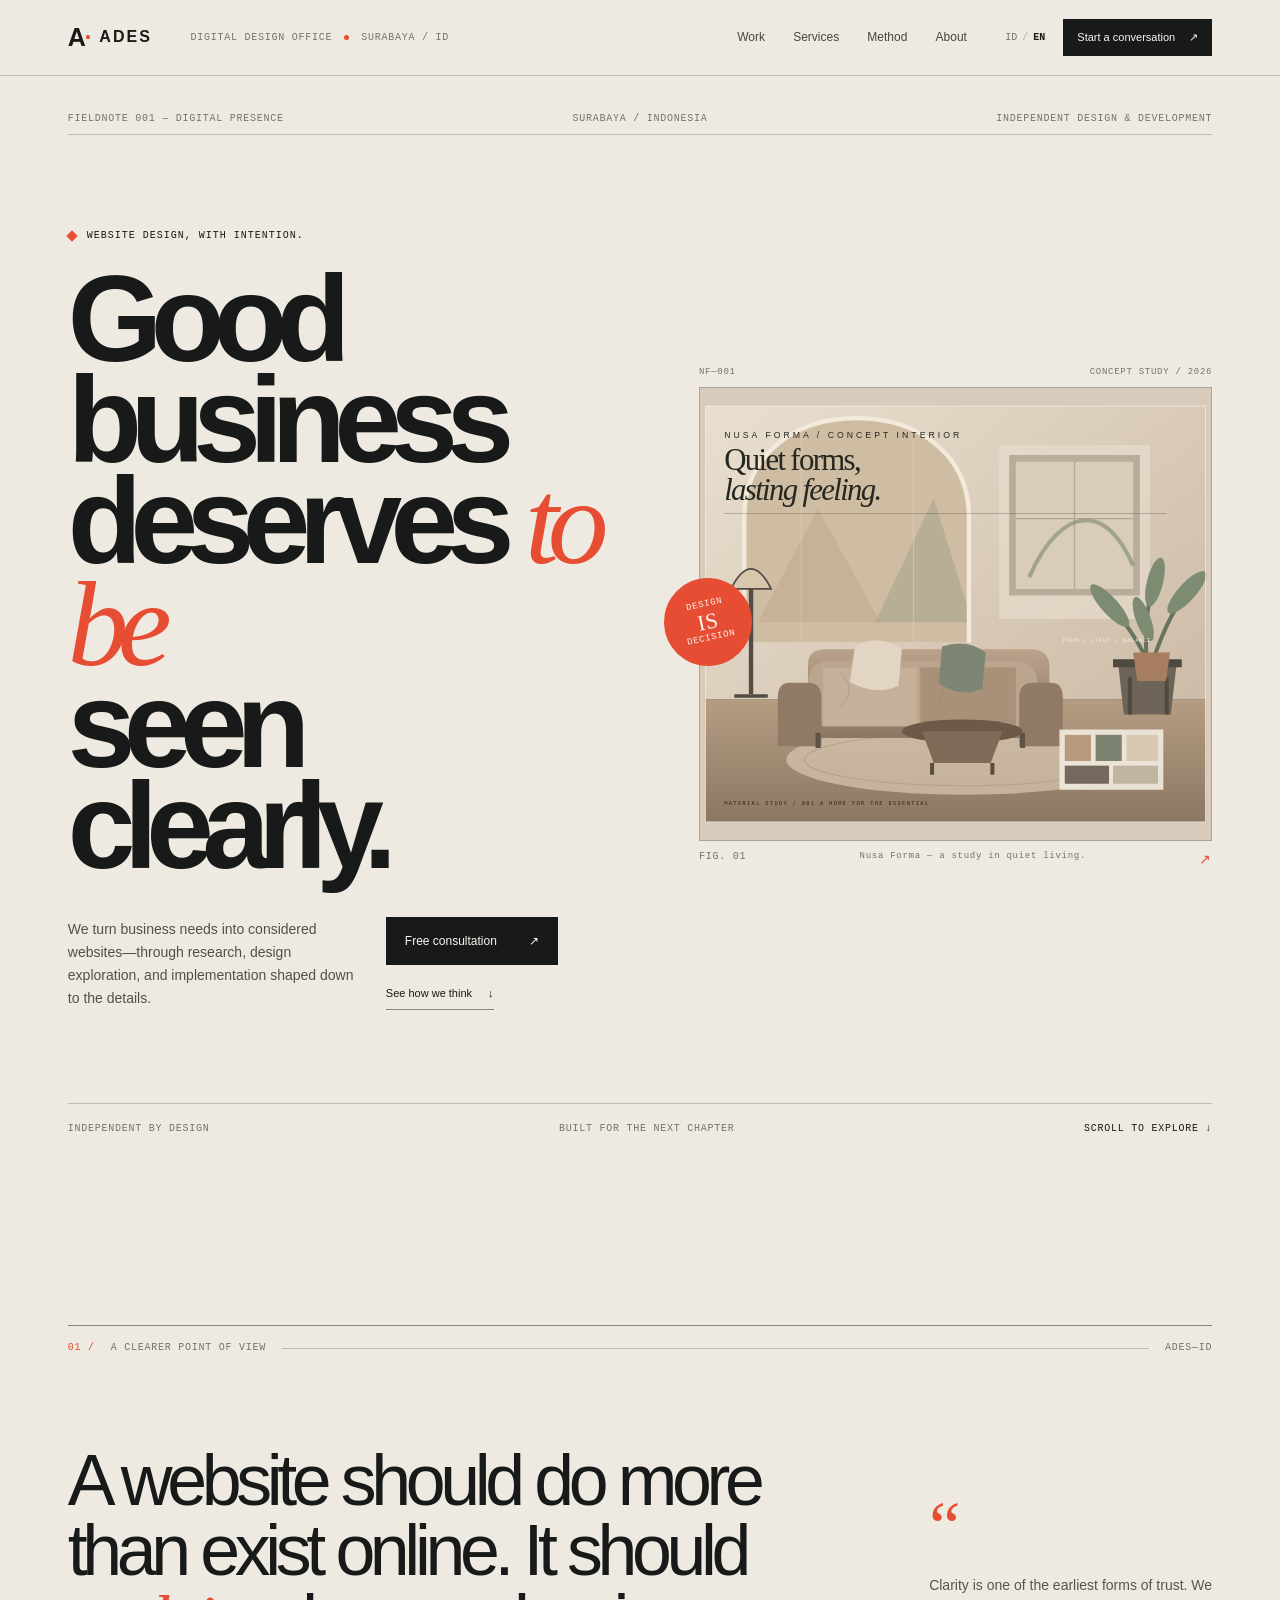
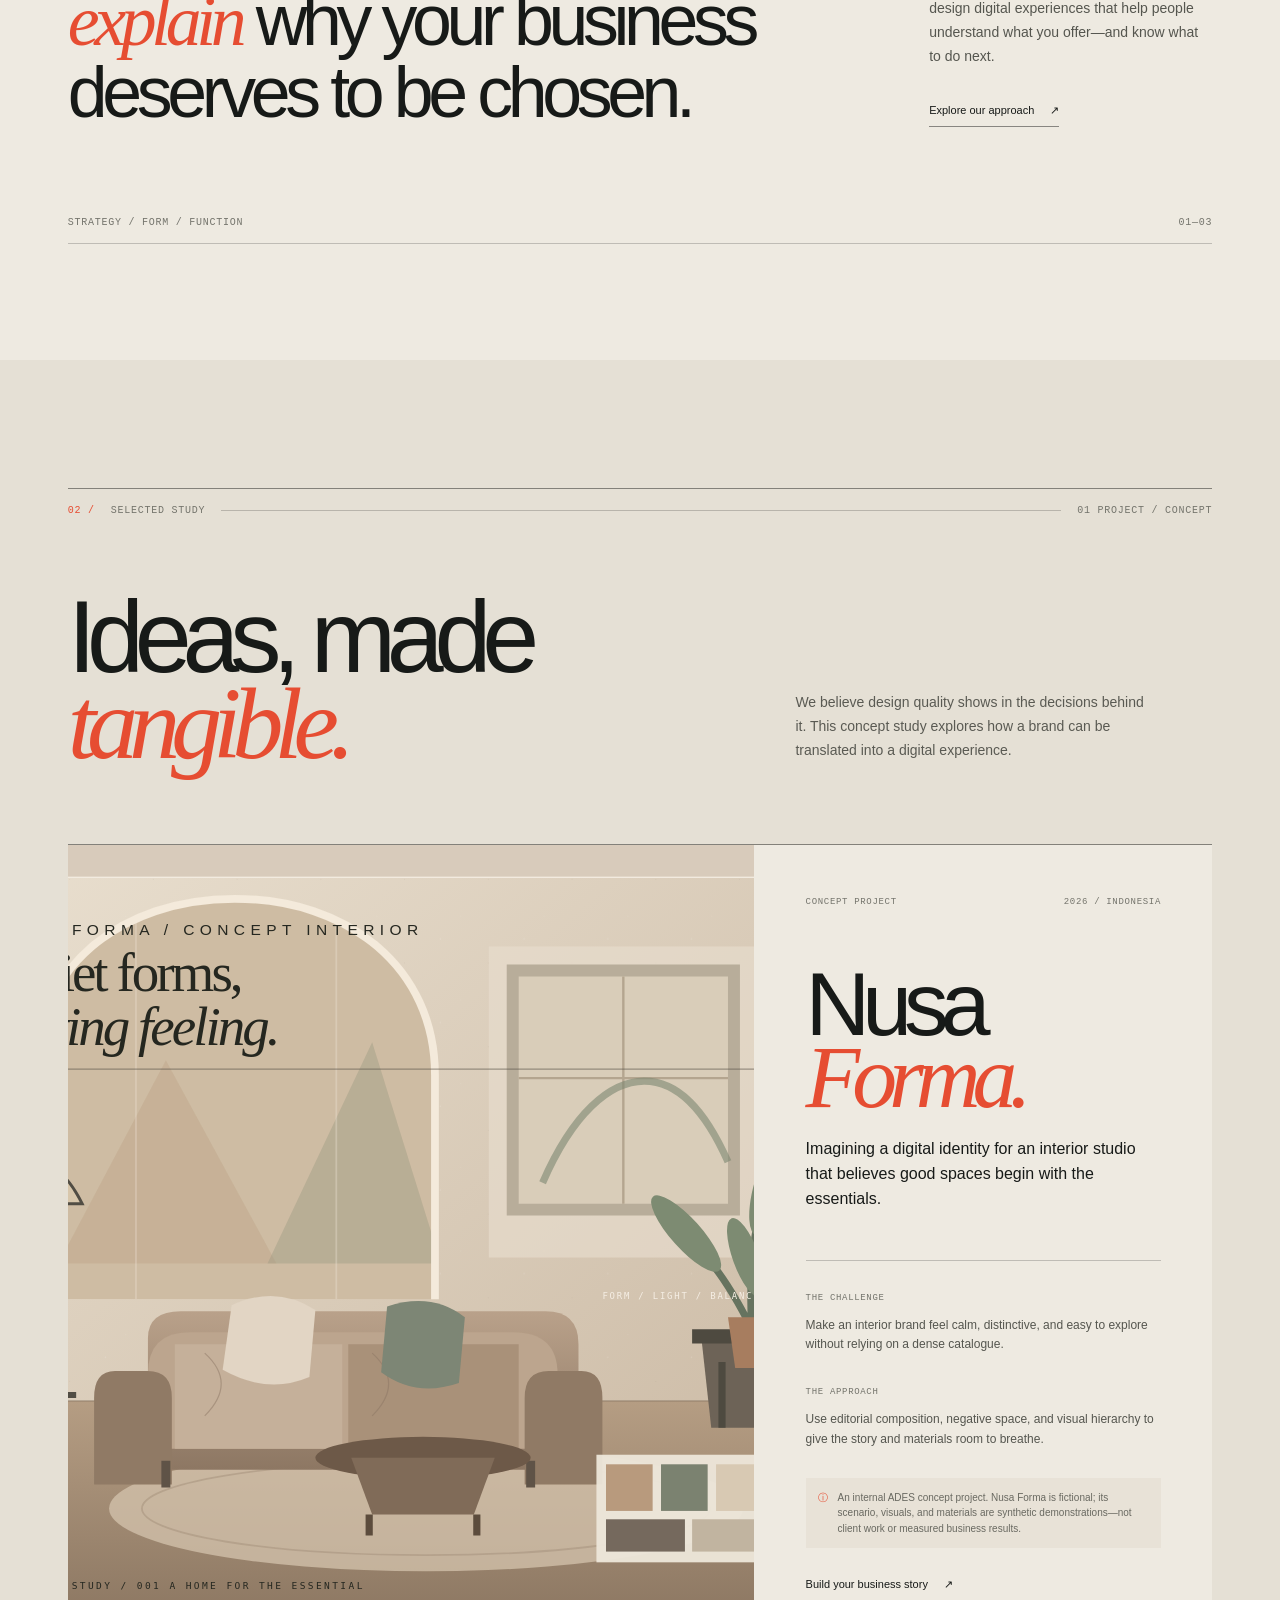
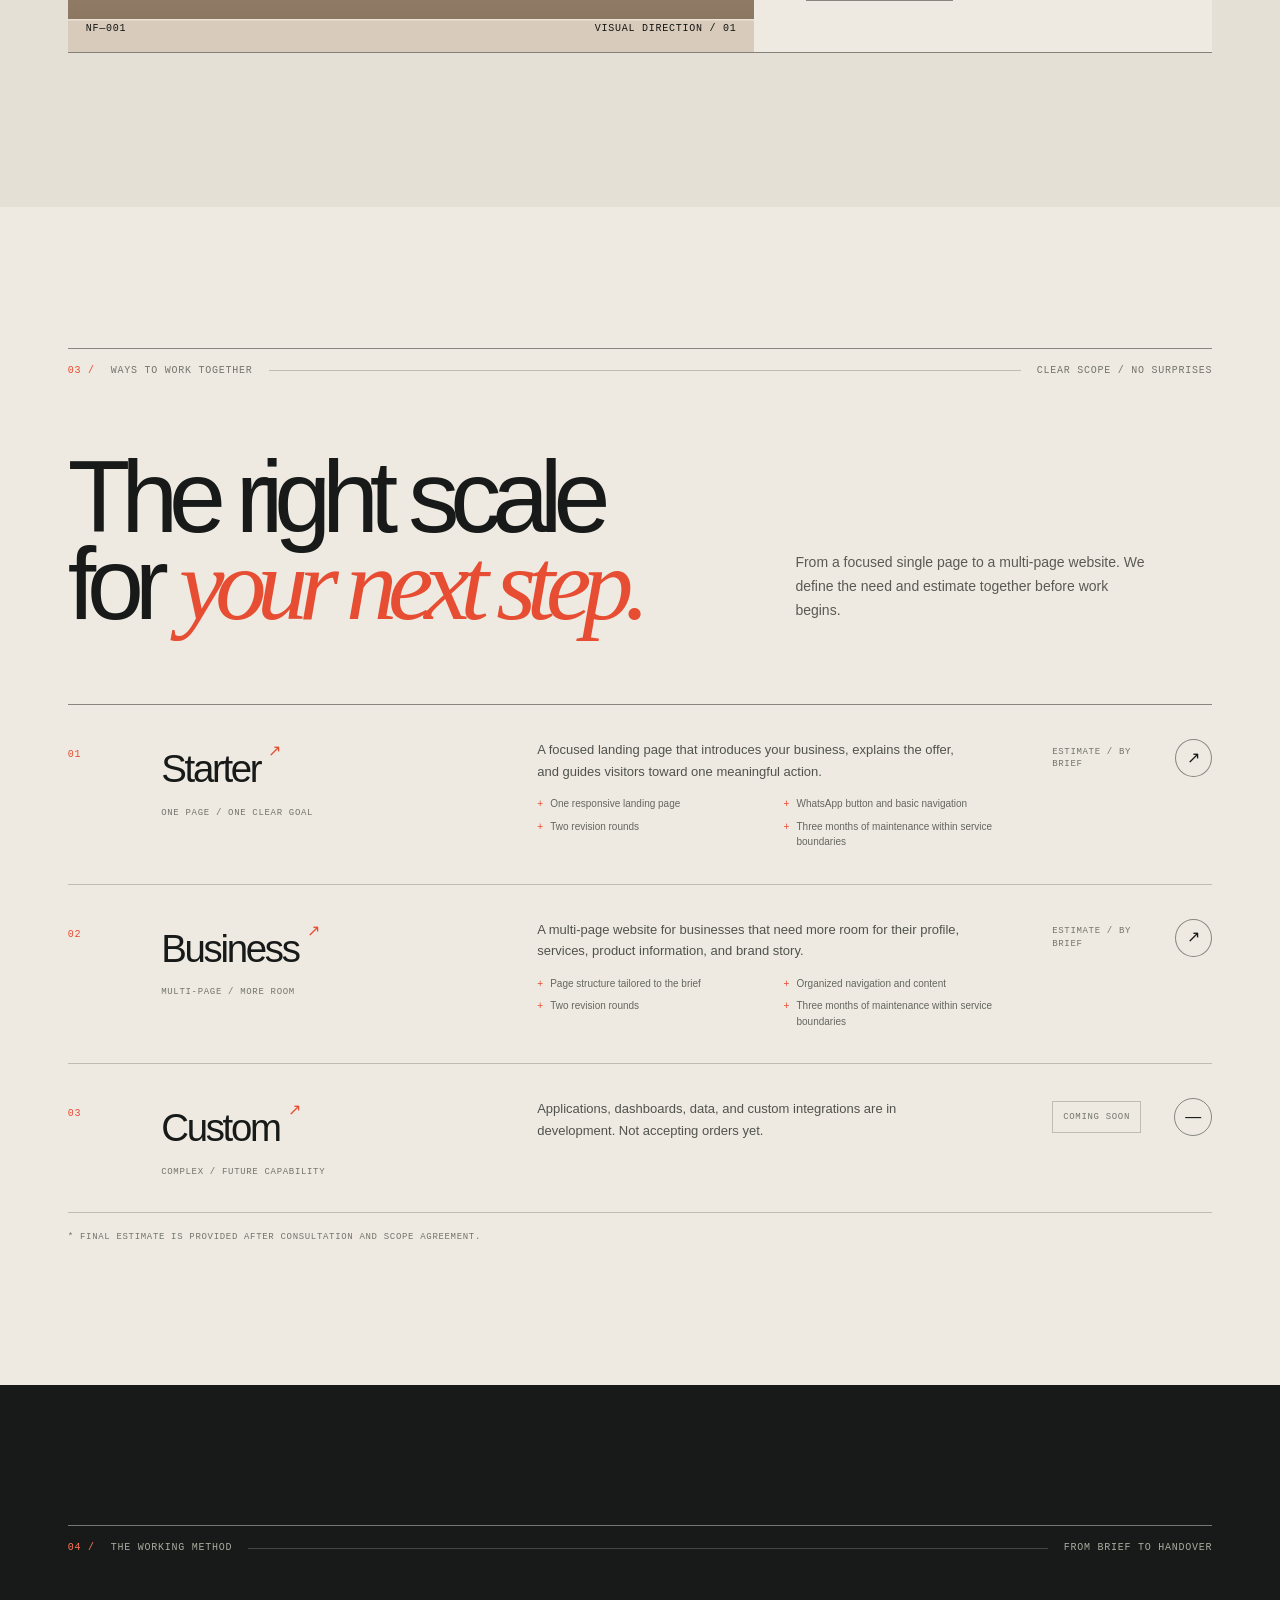
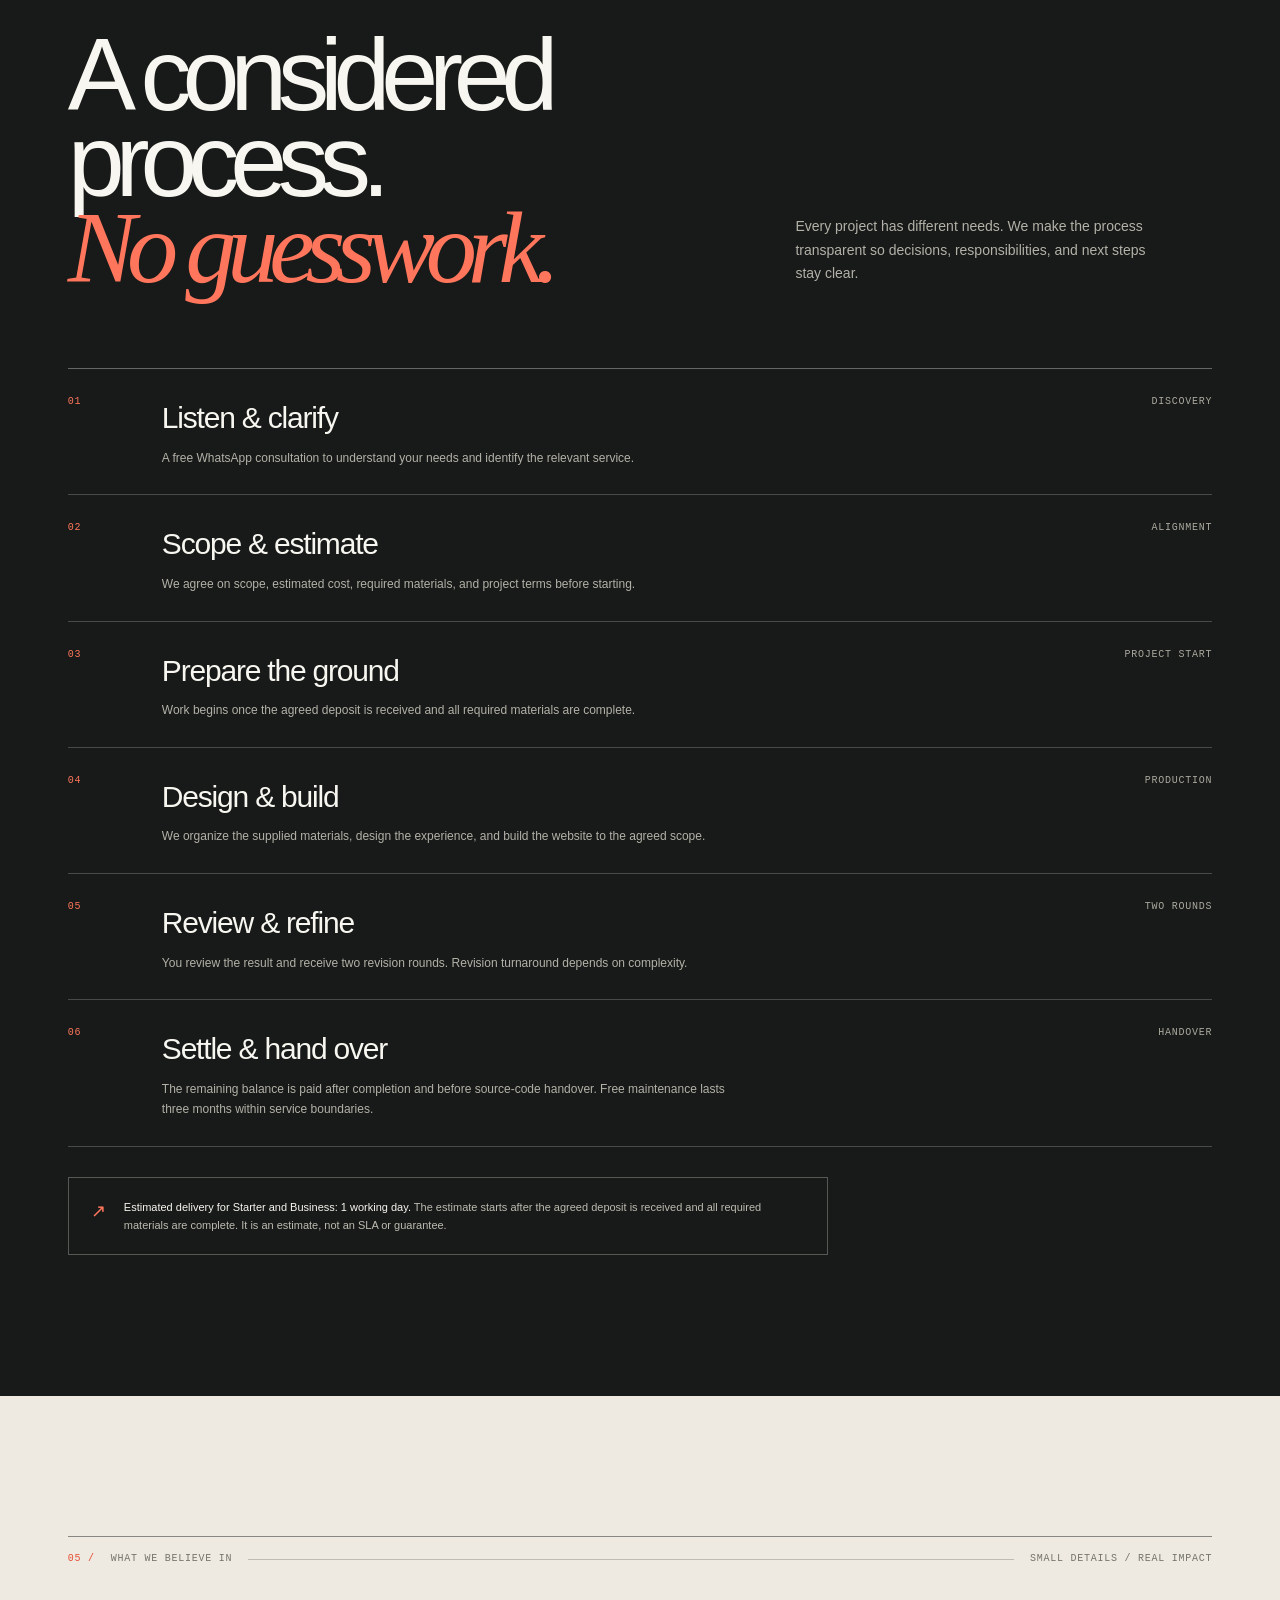
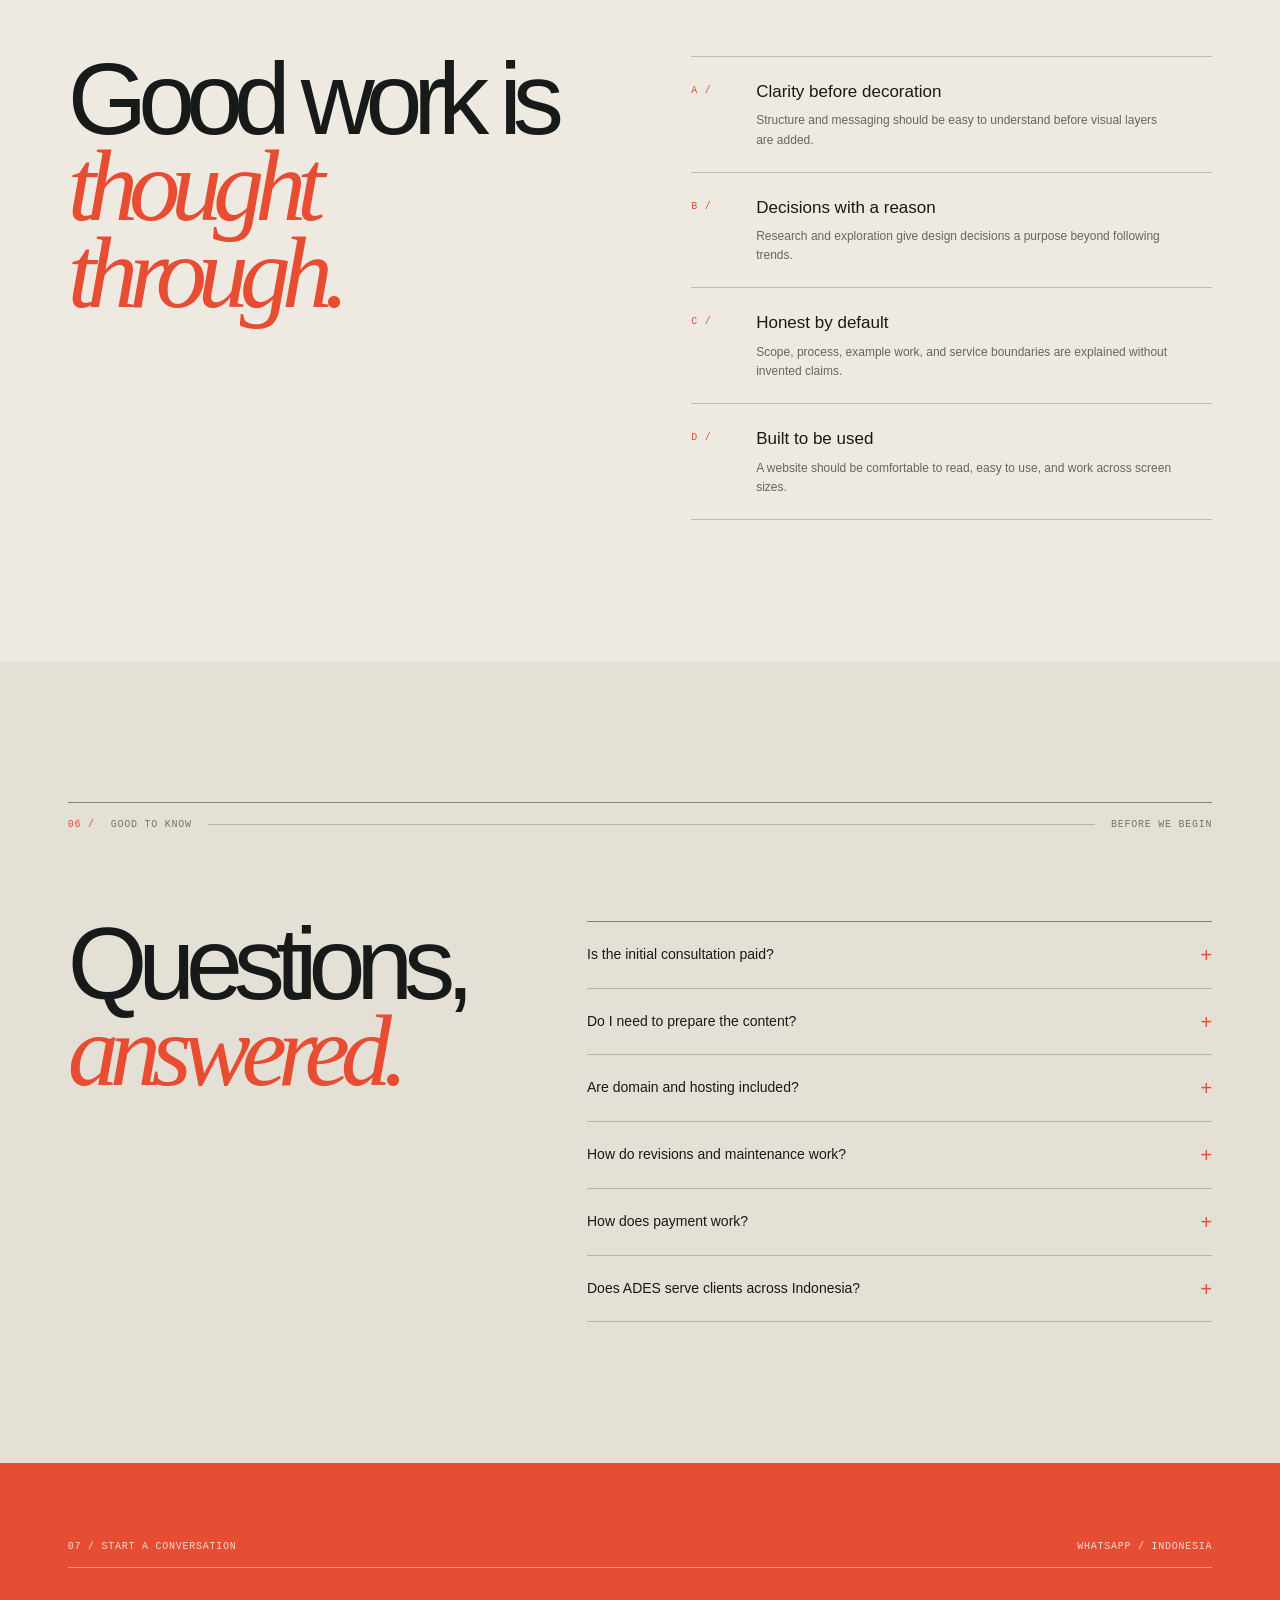
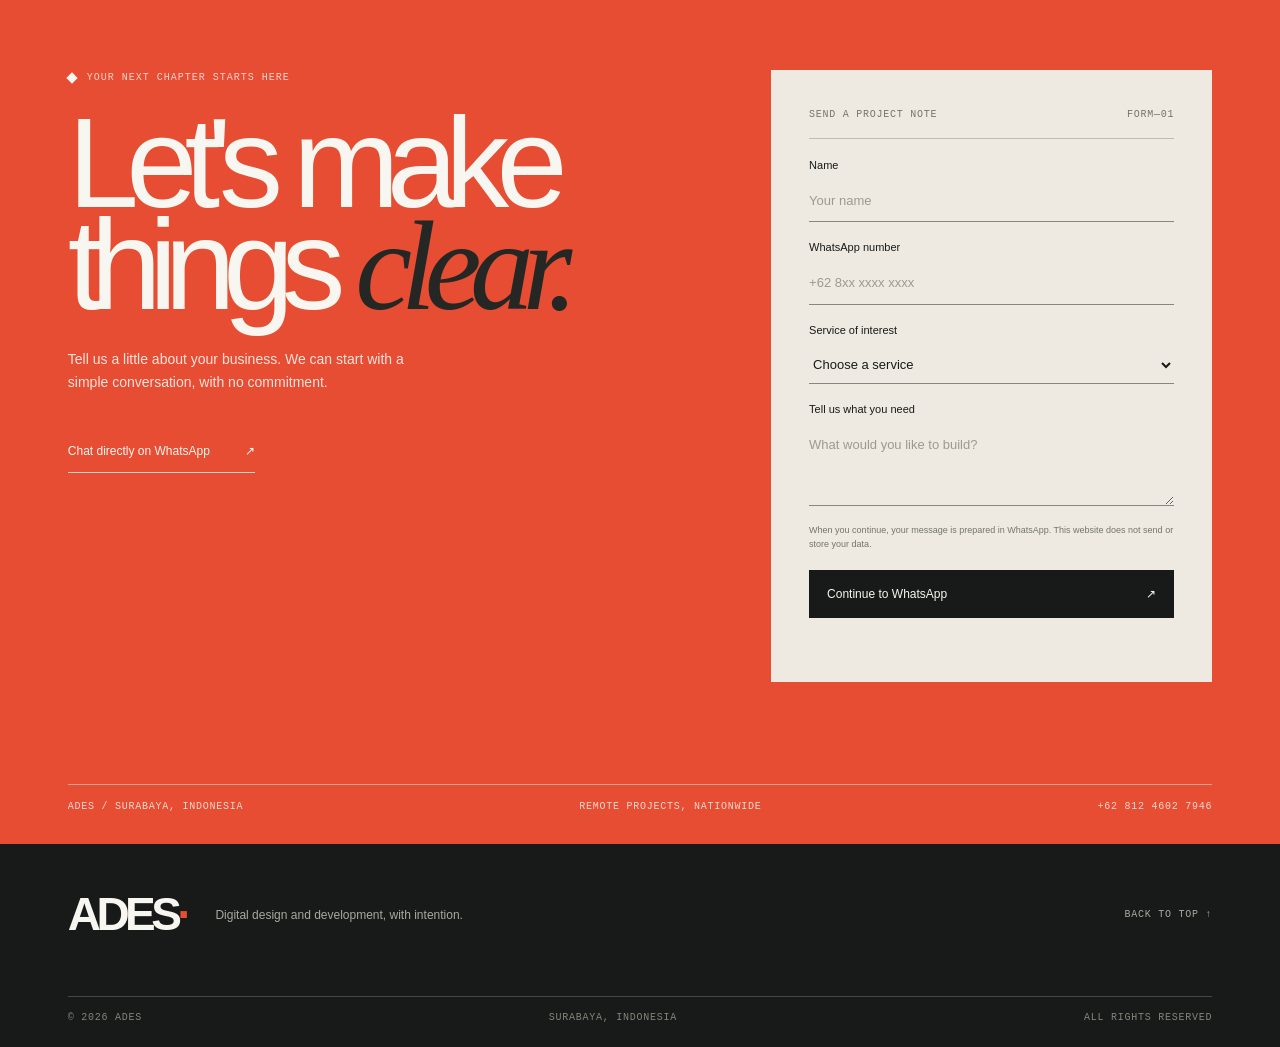
<file: index.html>
<!doctype html>
<html lang="id">
<head>
  <meta charset="utf-8">
  <meta name="viewport" content="width=device-width, initial-scale=1">
  <meta name="theme-color" content="#eeeae1">
  <meta name="description" content="ADES merancang dan membangun website yang jelas, terarah, dan siap membantu bisnis berkembang. Konsultasi awal gratis melalui WhatsApp.">
  <meta property="og:type" content="website">
  <meta property="og:title" content="ADES — Make your business clear online">
  <meta property="og:description" content="Riset, eksplorasi desain, dan implementasi website untuk bisnis Indonesia.">
  <meta property="og:image" content="assets/nusa-forma-study.svg">
  <title>ADES — Digital Fieldnotes for Growing Businesses</title>
  <link rel="icon" href="assets/favicon.svg" type="image/svg+xml">
  <link rel="preload" href="assets/nusa-forma-study.svg" as="image" type="image/svg+xml">
  <link rel="stylesheet" href="styles.css">
  <script>document.documentElement.classList.add('js');</script>
</head>
<body>
  <a class="skip-link" href="#main" data-i="skip">Lewati ke konten</a>
  <div class="reading-progress" aria-hidden="true"><span></span></div>
  <header class="site-header" id="top">
    <div class="header-inner">
      <a class="wordmark" href="#top" aria-label="ADES home"><span class="wordmark-mark">A<span>·</span></span><span class="wordmark-name">ADES</span></a>
      <div class="header-meta"><span class="mono" data-i="headerMeta">DIGITAL DESIGN OFFICE</span><span class="meta-dot"></span><span class="mono">SURABAYA / ID</span></div>
      <nav class="main-nav" id="main-nav" aria-label="Main navigation">
        <a href="#work" data-i="navWork">Karya</a><a href="#services" data-i="navServices">Layanan</a><a href="#method" data-i="navMethod">Metode</a><a href="#about" data-i="navAbout">Tentang</a>
      </nav>
      <div class="header-actions">
        <button class="language-toggle" type="button" aria-label="Switch language" aria-pressed="false"><span class="lang-id active">ID</span><span class="lang-slash">/</span><span class="lang-en">EN</span></button>
        <a class="header-cta" href="https://wa.me/6281246027946" target="_blank" rel="noopener noreferrer"><span data-i="headerCta">Mulai diskusi</span><span aria-hidden="true">↗</span></a>
        <button class="menu-toggle" type="button" aria-controls="main-nav" aria-expanded="false"><span></span><span></span><span class="sr-only" data-i="menu">Buka menu</span></button>
      </div>
    </div>
  </header>

  <main id="main">
    <section class="hero section-shell" aria-labelledby="hero-title">
      <div class="hero-topline mono"><span data-i="heroIndex">FIELDNOTE 001 — DIGITAL PRESENCE</span><span>SURABAYA / INDONESIA</span><span data-i="heroEdition">INDEPENDENT DESIGN & DEVELOPMENT</span></div>
      <div class="hero-grid">
        <div class="hero-copy">
          <p class="eyebrow"><span class="eyebrow-mark"></span><span data-i="heroEyebrow">WEBSITE DESIGN, WITH INTENTION.</span></p>
          <h1 id="hero-title"><span data-i="heroLine1">Bisnis yang</span><br><span data-i="heroLine2">baik,</span> <em data-i="heroLine3">terlihat</em><br><span data-i="heroLine4">lebih jelas.</span></h1>
          <div class="hero-bottom">
            <p class="hero-description" data-i="heroDesc">Kami mengubah kebutuhan bisnis menjadi website yang terarah—melalui riset, eksplorasi desain, dan implementasi yang dipikirkan sampai detail.</p>
            <div class="hero-actions">
              <a class="button button-dark" href="https://wa.me/6281246027946" target="_blank" rel="noopener noreferrer"><span data-i="heroCta">Konsultasi gratis</span><span aria-hidden="true">↗</span></a>
              <a class="text-link" href="#work"><span data-i="heroSecondary">Lihat cara kami berpikir</span><span aria-hidden="true">↓</span></a>
            </div>
          </div>
        </div>
        <div class="hero-art" aria-label="Nusa Forma concept project visual study">
          <div class="art-index mono"><span>NF—001</span><span data-i="artLabel">CONCEPT STUDY / 2026</span></div>
          <div class="art-frame"><img src="assets/nusa-forma-study.svg" alt="Ilustrasi konseptual ruang interior Nusa Forma dengan sofa modular, lengkung arsitektural, dan komposisi material hangat"></div>
          <div class="art-caption"><span class="mono">FIG. 01</span><span data-i="artCaption">Nusa Forma — a study in quiet living.</span><span class="art-arrow">↗</span></div>
          <div class="art-stamp" aria-hidden="true"><span>DESIGN</span><b>IS</b><span>DECISION</span></div>
        </div>
      </div>
      <div class="hero-foot mono"><span data-i="heroFootLeft">INDEPENDENT BY DESIGN</span><span data-i="heroFootCenter">BUILT FOR THE NEXT CHAPTER</span><a href="#manifesto" data-i="heroFootRight">SCROLL TO EXPLORE ↓</a></div>
    </section>

    <section class="manifesto section-shell" id="manifesto">
      <div class="section-kicker"><span class="section-no mono">01 /</span><span class="mono" data-i="manifestoKicker">A CLEARER POINT OF VIEW</span><span class="kicker-rule"></span><span class="mono">ADES—ID</span></div>
      <div class="manifesto-grid">
        <h2 data-i="manifestoTitle">Website bukan sekadar hadir di internet. Ia harus <em>menjelaskan</em> kenapa bisnismu layak dipilih.</h2>
        <div class="manifesto-aside"><span class="aside-mark">“</span><p data-i="manifestoText">Kejelasan adalah bentuk kepercayaan yang paling awal. Kami merancang pengalaman digital yang membantu orang memahami apa yang kamu tawarkan—dan tahu langkah berikutnya.</p><a href="#method" class="underlined-link"><span data-i="manifestoLink">Kenali pendekatan kami</span><span>↗</span></a></div>
      </div>
      <div class="manifesto-bottom mono"><span>STRATEGY / FORM / FUNCTION</span><span>01—03</span></div>
    </section>

    <section class="work-section section-shell" id="work">
      <div class="section-kicker"><span class="section-no mono">02 /</span><span class="mono" data-i="workKicker">SELECTED STUDY</span><span class="kicker-rule"></span><span class="mono" data-i="workCount">01 PROJECT / CONCEPT</span></div>
      <div class="work-heading"><h2 data-i="workTitle">Ideas, made<br><em>tangible.</em></h2><p data-i="workIntro">Kami percaya kualitas desain harus terlihat dari keputusan yang dibuat. Ini adalah studi konsep untuk menunjukkan bagaimana sebuah brand dapat diterjemahkan menjadi pengalaman digital.</p></div>
      <article class="case-study">
        <div class="case-visual">
          <img src="assets/nusa-forma-study.svg" alt="Studi visual konsep Nusa Forma, brand interior fiktif dengan pendekatan editorial dan palet material alami" loading="lazy">
          <div class="case-visual-note mono"><span>NF—001</span><span>VISUAL DIRECTION / 01</span></div>
        </div>
        <div class="case-info">
          <div class="case-topline mono"><span>CONCEPT PROJECT</span><span>2026 / INDONESIA</span></div>
          <h3>Nusa<br><em>Forma.</em></h3>
          <p class="case-lead" data-i="caseLead">Membayangkan identitas digital untuk studio interior yang percaya bahwa ruang yang baik dimulai dari hal-hal esensial.</p>
          <div class="case-details">
            <div><span class="mono" data-i="caseChallengeLabel">THE CHALLENGE</span><p data-i="caseChallenge">Membuat brand interior terasa tenang, berkarakter, dan mudah dijelajahi tanpa bergantung pada katalog yang padat.</p></div>
            <div><span class="mono" data-i="caseApproachLabel">THE APPROACH</span><p data-i="caseApproach">Menggunakan komposisi editorial, ruang negatif, dan hierarki visual untuk memberi ruang pada cerita dan material.</p></div>
          </div>
          <p class="case-disclaimer"><span>ⓘ</span><span data-i="caseDisclaimer">Proyek konsep internal ADES. Nusa Forma adalah brand fiktif; skenario, visual, dan materi dibuat secara sintetis untuk demonstrasi, bukan proyek klien atau hasil bisnis terukur.</span></p>
          <a class="underlined-link" href="#contact"><span data-i="caseCta">Bangun cerita bisnismu</span><span>↗</span></a>
        </div>
      </article>
    </section>

    <section class="services-section section-shell" id="services">
      <div class="section-kicker"><span class="section-no mono">03 /</span><span class="mono" data-i="servicesKicker">WAYS TO WORK TOGETHER</span><span class="kicker-rule"></span><span class="mono" data-i="servicesNote">CLEAR SCOPE / NO SURPRISES</span></div>
      <div class="services-heading"><h2 data-i="servicesTitle">The right scale<br>for <em>your next step.</em></h2><p data-i="servicesIntro">Mulai dari satu halaman yang fokus hingga website multi-halaman. Kita tentukan kebutuhan dan estimasinya bersama sebelum proyek berjalan.</p></div>
      <div class="service-list">
        <article class="service-row">
          <div class="service-number mono">01</div><div class="service-name"><h3>Starter<span>↗</span></h3><p class="mono" data-i="starterMeta">ONE PAGE / ONE CLEAR GOAL</p></div>
          <div class="service-description"><p data-i="starterDesc">Landing page ringkas untuk memperkenalkan bisnis, menjelaskan penawaran, dan mengarahkan pengunjung ke satu tindakan utama.</p><ul><li data-i="starterPoint1">Satu landing page responsif</li><li data-i="starterPoint2">Tombol WhatsApp dan navigasi dasar</li><li data-i="starterPoint3">Dua putaran revisi</li><li data-i="starterPoint4">Tiga bulan maintenance sesuai batas layanan</li></ul></div>
          <div class="service-action"><span class="mono" data-i="starterPrice">ESTIMASI / BY BRIEF</span><a href="#contact" class="round-link" aria-label="Inquire about Starter">↗</a></div>
        </article>
        <article class="service-row">
          <div class="service-number mono">02</div><div class="service-name"><h3>Business<span>↗</span></h3><p class="mono" data-i="businessMeta">MULTI-PAGE / MORE ROOM</p></div>
          <div class="service-description"><p data-i="businessDesc">Website multi-halaman untuk bisnis yang membutuhkan ruang lebih luas untuk profil, layanan, informasi produk, dan cerita brand.</p><ul><li data-i="businessPoint1">Struktur halaman disesuaikan kebutuhan</li><li data-i="businessPoint2">Navigasi dan konten yang terorganisir</li><li data-i="businessPoint3">Dua putaran revisi</li><li data-i="businessPoint4">Tiga bulan maintenance sesuai batas layanan</li></ul></div>
          <div class="service-action"><span class="mono" data-i="businessPrice">ESTIMASI / BY BRIEF</span><a href="#contact" class="round-link" aria-label="Inquire about Business">↗</a></div>
        </article>
        <article class="service-row service-row-muted">
          <div class="service-number mono">03</div><div class="service-name"><h3>Custom<span>↗</span></h3><p class="mono" data-i="customMeta">COMPLEX / FUTURE CAPABILITY</p></div>
          <div class="service-description"><p data-i="customDesc">Kebutuhan aplikasi, dashboard, data, dan integrasi khusus sedang dalam pengembangan. Belum menerima pesanan.</p></div>
          <div class="service-action"><span class="coming-soon mono" data-i="comingSoon">COMING SOON</span><span class="round-link disabled" aria-hidden="true">—</span></div>
        </article>
      </div>
      <p class="services-footnote mono" data-i="servicesFootnote">* ESTIMASI AKHIR DITENTUKAN SETELAH KONSULTASI DAN KESEPAKATAN SCOPE.</p>
    </section>

    <section class="method-section section-shell" id="method">
      <div class="section-kicker"><span class="section-no mono">04 /</span><span class="mono" data-i="methodKicker">THE WORKING METHOD</span><span class="kicker-rule"></span><span class="mono">FROM BRIEF TO HANDOVER</span></div>
      <div class="method-heading"><h2 data-i="methodTitle">A considered process.<br><em>No guesswork.</em></h2><p data-i="methodIntro">Setiap proyek punya kebutuhan berbeda. Alurnya kami buat transparan supaya keputusan, tanggung jawab, dan langkah berikutnya selalu jelas.</p></div>
      <div class="method-timeline">
        <article class="method-step"><span class="step-no mono">01</span><div><h3 data-i="step1Title">Listen & clarify</h3><p data-i="step1Text">Konsultasi awal gratis melalui WhatsApp untuk memahami kebutuhan dan memilih jenis layanan yang relevan.</p></div><span class="step-tag mono" data-i="step1Tag">DISCOVERY</span></article>
        <article class="method-step"><span class="step-no mono">02</span><div><h3 data-i="step2Title">Scope & estimate</h3><p data-i="step2Text">Kami menyepakati cakupan, estimasi biaya, materi yang dibutuhkan, dan ketentuan proyek sebelum mulai.</p></div><span class="step-tag mono" data-i="step2Tag">ALIGNMENT</span></article>
        <article class="method-step"><span class="step-no mono">03</span><div><h3 data-i="step3Title">Prepare the ground</h3><p data-i="step3Text">Pengerjaan dimulai setelah deposit yang disepakati diterima dan seluruh materi yang diperlukan lengkap.</p></div><span class="step-tag mono" data-i="step3Tag">PROJECT START</span></article>
        <article class="method-step"><span class="step-no mono">04</span><div><h3 data-i="step4Title">Design & build</h3><p data-i="step4Text">Kami menyusun materi yang diberikan, merancang pengalaman, lalu membangun website sesuai scope.</p></div><span class="step-tag mono" data-i="step4Tag">PRODUCTION</span></article>
        <article class="method-step"><span class="step-no mono">05</span><div><h3 data-i="step5Title">Review & refine</h3><p data-i="step5Text">Kamu meninjau hasil dan mendapat dua putaran revisi. Waktu pengerjaan revisi mengikuti kompleksitasnya.</p></div><span class="step-tag mono" data-i="step5Tag">TWO ROUNDS</span></article>
        <article class="method-step"><span class="step-no mono">06</span><div><h3 data-i="step6Title">Settle & hand over</h3><p data-i="step6Text">Pelunasan dilakukan setelah website selesai dan sebelum source code diserahkan. Maintenance gratis berlaku tiga bulan sesuai batas layanan.</p></div><span class="step-tag mono" data-i="step6Tag">HANDOVER</span></article>
      </div>
      <div class="delivery-note"><span class="delivery-icon">↗</span><p data-i="deliveryNote"><strong>Estimasi pengerjaan Starter dan Business: 1 hari kerja.</strong> Waktu dihitung setelah deposit disepakati diterima dan seluruh materi lengkap. Ini estimasi, bukan SLA atau jaminan waktu.</p></div>
    </section>

    <section class="principles-section section-shell" id="about">
      <div class="section-kicker"><span class="section-no mono">05 /</span><span class="mono" data-i="principlesKicker">WHAT WE BELIEVE IN</span><span class="kicker-rule"></span><span class="mono">SMALL DETAILS / REAL IMPACT</span></div>
      <div class="principles-layout"><h2 data-i="principlesTitle">Good work is<br><em>thought through.</em></h2><div class="principles-list">
        <article><span class="mono">A /</span><div><h3 data-i="principle1Title">Clarity before decoration</h3><p data-i="principle1Text">Struktur dan pesan harus mudah dipahami sebelum visual diberi lapisan tambahan.</p></div></article>
        <article><span class="mono">B /</span><div><h3 data-i="principle2Title">Decisions with a reason</h3><p data-i="principle2Text">Riset dan eksplorasi membantu setiap keputusan desain punya tujuan, bukan sekadar tren.</p></div></article>
        <article><span class="mono">C /</span><div><h3 data-i="principle3Title">Honest by default</h3><p data-i="principle3Text">Scope, proses, contoh karya, dan batas layanan dijelaskan tanpa klaim yang dibuat-buat.</p></div></article>
        <article><span class="mono">D /</span><div><h3 data-i="principle4Title">Built to be used</h3><p data-i="principle4Text">Website harus nyaman dibaca, mudah digunakan, dan berfungsi di layar yang berbeda.</p></div></article>
      </div></div>
    </section>

    <section class="faq-section section-shell" id="faq">
      <div class="section-kicker"><span class="section-no mono">06 /</span><span class="mono" data-i="faqKicker">GOOD TO KNOW</span><span class="kicker-rule"></span><span class="mono">BEFORE WE BEGIN</span></div>
      <div class="faq-layout"><h2 data-i="faqTitle">Questions,<br><em>answered.</em></h2><div class="faq-list">
        <details><summary data-i="faq1Q">Apakah konsultasi awal berbayar?</summary><p data-i="faq1A">Tidak. Konsultasi awal melalui WhatsApp gratis dan berfokus memahami kebutuhan serta memilih layanan yang sesuai. Rekomendasi desain atau konsep visual bukan bagian dari konsultasi awal.</p></details>
        <details><summary data-i="faq2Q">Apakah saya perlu menyiapkan konten?</summary><p data-i="faq2A">Ya. Klien menyiapkan teks dan gambar sumber. ADES membantu merapikan dan menyusun materi, tetapi penulisan copywriting penuh dan pembuatan seluruh aset visual dari nol tidak termasuk secara default.</p></details>
        <details><summary data-i="faq3Q">Apakah domain dan hosting termasuk?</summary><p data-i="faq3A">Tidak. Domain dan hosting dibeli serta dikelola sendiri oleh klien, termasuk proses setup. Biaya layanan tersebut berada di luar estimasi proyek ADES.</p></details>
        <details><summary data-i="faq4Q">Bagaimana revisi dan maintenance bekerja?</summary><p data-i="faq4A">Proyek mencakup dua putaran revisi. Tiga bulan maintenance gratis mencakup perbaikan bug/kesalahan dari ADES dan perubahan minor teks/gambar yang wajar. Redesign, fitur baru, atau perubahan besar berada di luar batas ini.</p></details>
        <details><summary data-i="faq5Q">Bagaimana pembayaran dilakukan?</summary><p data-i="faq5A">Deposit dan persentasenya disepakati per proyek. Pelunasan dilakukan setelah website selesai dan sebelum serah terima. Pembayaran melalui transfer bank atau e-wallet.</p></details>
        <details><summary data-i="faq6Q">Apakah ADES melayani seluruh Indonesia?</summary><p data-i="faq6A">Ya. ADES berbasis operasional di Surabaya dan melayani proyek secara remote di seluruh Indonesia.</p></details>
      </div></div>
    </section>

    <section class="contact-section section-shell" id="contact">
      <div class="contact-topline mono"><span>07 / START A CONVERSATION</span><span>WHATSAPP / INDONESIA</span></div>
      <div class="contact-grid"><div class="contact-copy"><p class="eyebrow"><span class="eyebrow-mark"></span><span data-i="contactEyebrow">YOUR NEXT CHAPTER STARTS HERE</span></p><h2 data-i="contactTitle">Let's make<br>things <em>clear.</em></h2><p data-i="contactText">Ceritakan sedikit tentang bisnismu. Kita mulai dari percakapan sederhana, tanpa komitmen.</p><a class="contact-whatsapp" href="https://wa.me/6281246027946" target="_blank" rel="noopener noreferrer"><span data-i="contactDirect">Chat langsung via WhatsApp</span><span>↗</span></a></div>
        <form class="inquiry-form" id="inquiry-form">
          <div class="form-heading"><span class="mono" data-i="formTitle">SEND A PROJECT NOTE</span><span class="mono">FORM—01</span></div>
          <label><span data-i="formName">Nama</span><input name="name" autocomplete="name" required maxlength="80" placeholder="Nama kamu"></label>
          <label><span data-i="formPhone">Nomor WhatsApp</span><input name="phone" type="tel" inputmode="tel" autocomplete="tel" required maxlength="30" placeholder="+62 8xx xxxx xxxx"></label>
          <label><span data-i="formService">Layanan yang diminati</span><select name="service" required><option value="" data-i="formChoose">Pilih layanan</option><option value="Starter">Starter</option><option value="Business">Business</option><option value="Belum yakin">Belum yakin</option></select></label>
          <label><span data-i="formMessage">Ceritakan kebutuhanmu</span><textarea name="message" rows="3" required maxlength="1200" placeholder="Apa yang ingin kamu bangun?"></textarea></label>
          <p class="privacy-note" data-i="privacyNote">Dengan menekan tombol ini, pesan akan disiapkan di WhatsApp. Data tidak dikirim atau disimpan oleh website ini.</p>
          <button class="button button-dark form-submit" type="submit"><span data-i="formSubmit">Lanjut ke WhatsApp</span><span>↗</span></button>
          <p class="form-feedback" id="form-feedback" role="status" aria-live="polite"></p>
        </form>
      </div>
      <div class="contact-bottom mono"><span>ADES / SURABAYA, INDONESIA</span><span data-i="contactBottom">REMOTE PROJECTS, NATIONWIDE</span><span>+62 812 4602 7946</span></div>
    </section>
  </main>

  <footer class="site-footer section-shell">
    <div class="footer-main"><a class="footer-wordmark" href="#top">ADES<span>·</span></a><p data-i="footerText">Digital design and development, with intention.</p><a class="back-top mono" href="#top"><span data-i="backTop">KEMBALI KE ATAS</span> ↑</a></div>
    <div class="footer-bottom mono"><span>© 2026 ADES</span><span data-i="footerLocation">SURABAYA, INDONESIA</span><span data-i="footerLegal">ALL RIGHTS RESERVED</span></div>
  </footer>
  <script src="app.js" defer></script>
</body>
</html>
</file>
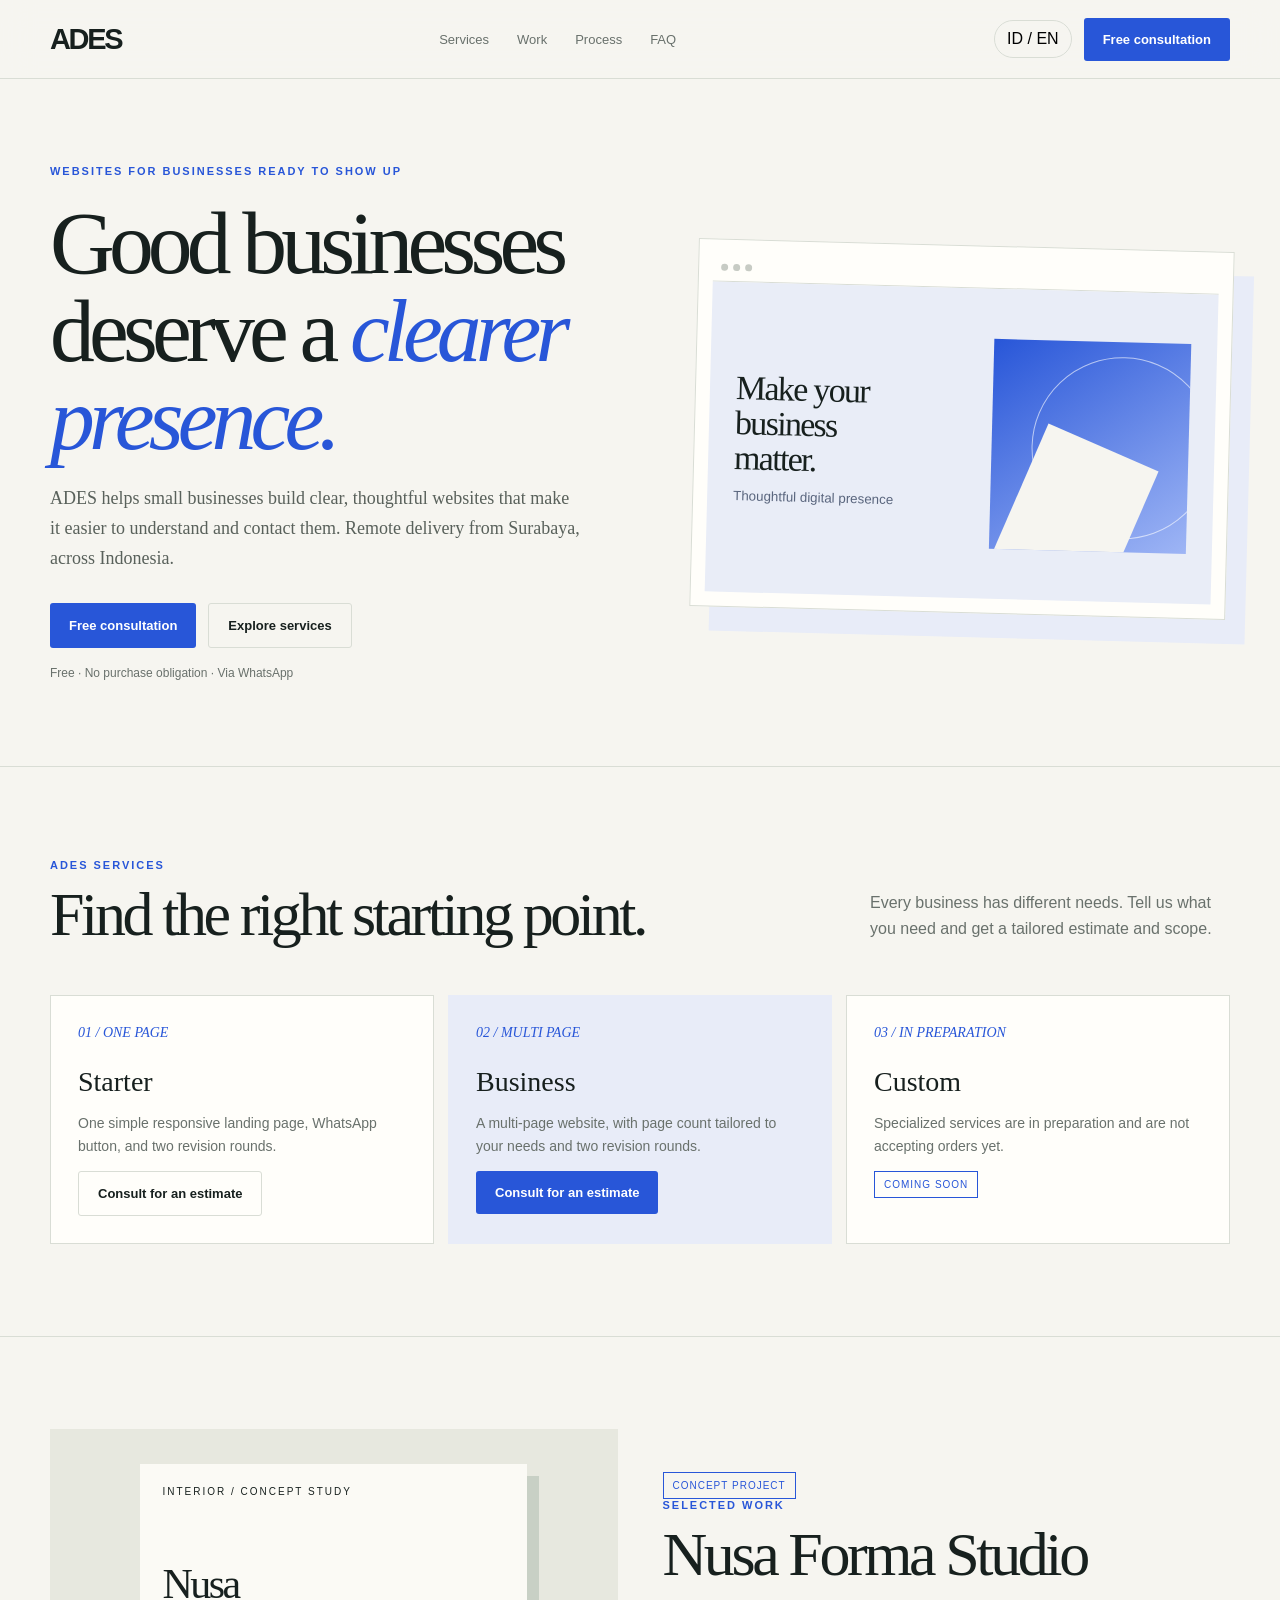
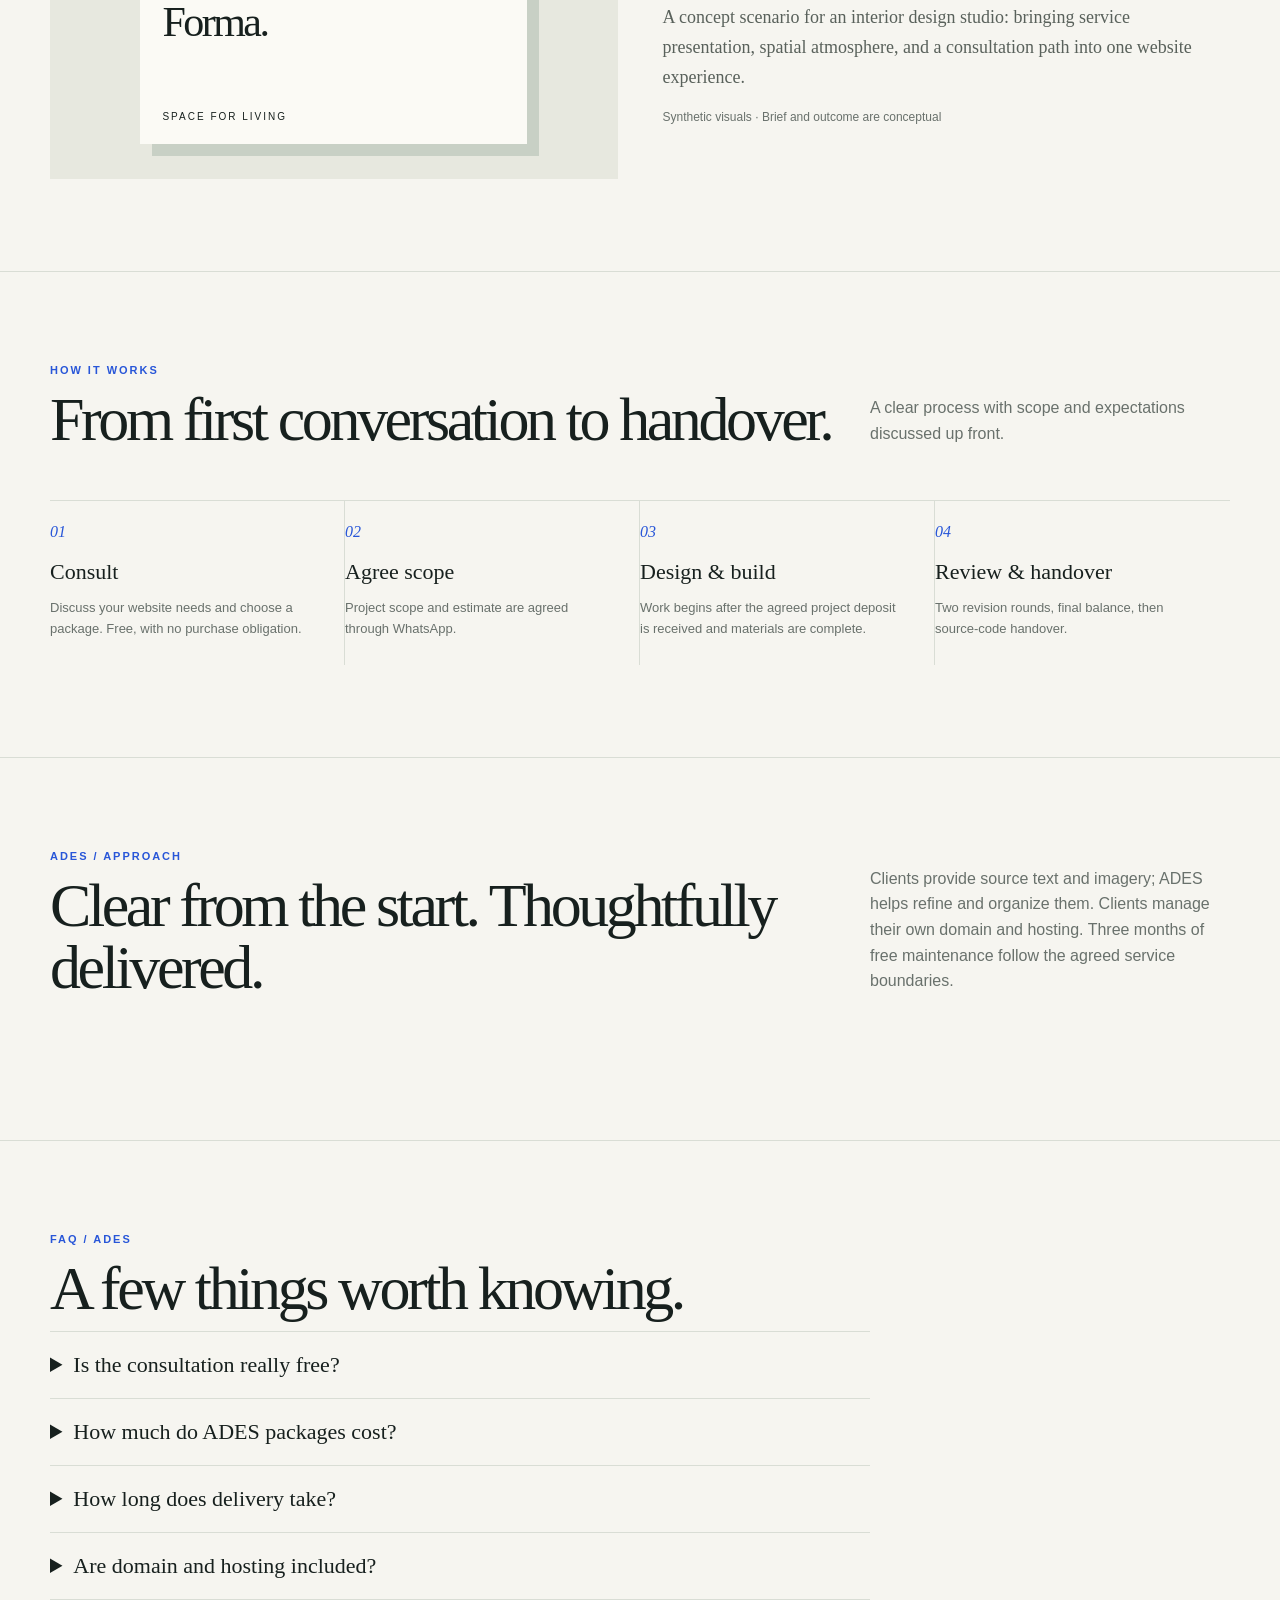
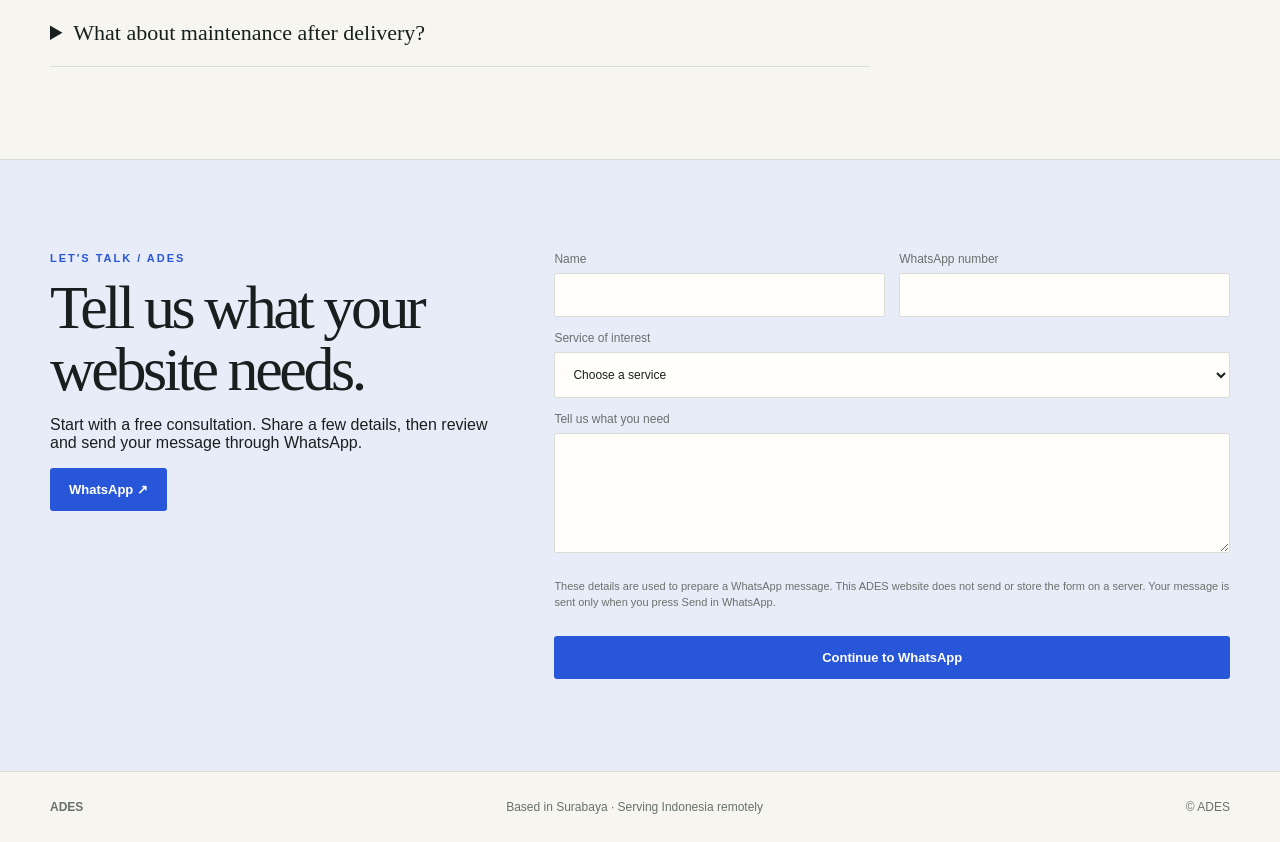
<file: concepts/r1/01-editorial-clarity.html>
<!doctype html>
<html lang="id">
<head>
<meta charset="utf-8"><meta name="viewport" content="width=device-width,initial-scale=1">
<meta name="description" content="ADES — thoughtful website design for Indonesian small businesses.">
<meta name="theme-color" content="#f6f5f0">
<title>Editorial Clarity — ADES concept</title>
<style>

:root{--bg:#f6f5f0;--paper:#fffefa;--ink:#17201e;--muted:#69716c;--line:#d9ddd5;--accent:#2856d8;--soft:#e8ecf8;--serif:Georgia,'Times New Roman',serif;--sans:Arial,Helvetica,sans-serif}
*{box-sizing:border-box}html{scroll-behavior:smooth}body{margin:0;background:var(--bg);color:var(--ink);font-family:var(--sans)}a{color:inherit;text-decoration:none}button,input,select,textarea{font:inherit}.wrap{width:min(1180px,calc(100% - 48px));margin:auto}.nav{position:sticky;top:0;z-index:10;background:#f6f5f0eF;backdrop-filter:blur(16px);border-bottom:1px solid var(--line)}.navin{height:78px;display:flex;align-items:center;justify-content:space-between}.brand{font-weight:800;letter-spacing:-.08em;font-size:29px}.links{display:flex;gap:28px;font-size:13px;color:var(--muted)}.navright{display:flex;align-items:center;gap:12px}.lang{border:1px solid var(--line);background:transparent;border-radius:99px;padding:9px 12px}.btn{display:inline-flex;align-items:center;justify-content:center;padding:14px 19px;background:var(--accent);color:white;border-radius:3px;font-weight:700;font-size:13px;border:0;cursor:pointer}.btn.alt{background:transparent;color:var(--ink);border:1px solid var(--line)}.hero{padding:86px 0 74px;border-bottom:1px solid var(--line)}.heroGrid{display:grid;grid-template-columns:1.05fr .95fr;gap:52px;align-items:center}.eyebrow{font-size:11px;text-transform:uppercase;letter-spacing:.18em;color:var(--accent);font-weight:700}.hero h1{font:clamp(52px,7vw,92px)/.98 var(--serif);letter-spacing:-.065em;margin:22px 0}.hero h1 em{color:var(--accent);font-weight:400}.lead{font:18px/1.65 var(--serif);color:#59615b;max-width:530px}.actions{display:flex;gap:12px;flex-wrap:wrap;margin-top:30px}.note{font-size:12px;color:var(--muted);margin-top:18px}.mock{background:var(--paper);border:1px solid var(--line);padding:14px;box-shadow:20px 24px 0 var(--soft);transform:rotate(1.5deg)}.browser{height:28px;border-bottom:1px solid var(--line);display:flex;gap:5px;align-items:center;padding:0 8px}.dot{width:7px;height:7px;border-radius:50%;background:#c7cbc4}.screen{padding:26px;background:#e9edf7;min-height:310px;display:grid;grid-template-columns:1fr .8fr;gap:12px;align-items:center}.screen strong{font:34px/1.02 var(--serif);letter-spacing:-.05em}.screen small{display:block;margin-top:12px;color:#59657d}.screenArt{height:210px;background:linear-gradient(145deg,#2856d8,#9eb5f5);position:relative;overflow:hidden}.screenArt:before{content:"";position:absolute;width:180px;height:180px;border:1px solid #ffffff99;border-radius:50%;right:-25px;top:15px}.screenArt:after{content:"";position:absolute;width:120px;height:160px;background:#f6f5f0;left:22px;bottom:-50px;transform:rotate(22deg)}.section{padding:92px 0;border-bottom:1px solid var(--line)}.sectionHead{display:flex;justify-content:space-between;align-items:end;gap:30px;margin-bottom:38px}.section h2{font:clamp(38px,5vw,62px)/1 var(--serif);letter-spacing:-.055em;margin:12px 0}.sectionHead p{max-width:360px;color:var(--muted);line-height:1.6}.cards{display:grid;grid-template-columns:repeat(3,1fr);gap:14px}.card{background:var(--paper);border:1px solid var(--line);padding:27px;min-height:225px}.card .num{font:italic 14px var(--serif);color:var(--accent)}.card h3{font:28px var(--serif);margin:25px 0 10px}.card p{color:var(--muted);line-height:1.6;font-size:14px}.card.feature{background:var(--soft);border-color:transparent}.tag{display:inline-block;font-size:10px;letter-spacing:.1em;text-transform:uppercase;border:1px solid var(--accent);color:var(--accent);padding:7px 9px}.case{display:grid;grid-template-columns:1fr 1fr;gap:45px;align-items:center}.caseVisual{min-height:350px;background:#e7e8df;padding:26px;display:flex;align-items:center;justify-content:center}.caseVisual .poster{width:75%;height:280px;background:#fbfaf5;box-shadow:12px 12px 0 #c8d0c5;padding:22px;display:flex;flex-direction:column;justify-content:space-between}.poster b{font:42px/.9 var(--serif);letter-spacing:-.06em}.poster span{font-size:10px;letter-spacing:.2em}.steps{display:grid;grid-template-columns:repeat(4,1fr);border-top:1px solid var(--line)}.step{padding:22px 18px 12px 0;border-right:1px solid var(--line)}.step:last-child{border:0}.step b{font:italic 16px var(--serif);color:var(--accent)}.step h3{font:22px var(--serif);margin:18px 0 8px}.step p{font-size:13px;line-height:1.6;color:var(--muted);padding-right:14px}.faq{max-width:820px}.faq details{border-top:1px solid var(--line);padding:20px 0}.faq details:last-child{border-bottom:1px solid var(--line)}.faq summary{cursor:pointer;font:22px var(--serif)}.faq p{color:var(--muted);line-height:1.65;max-width:690px}.contact{background:#e8ecf8}.contactGrid{display:grid;grid-template-columns:.8fr 1.2fr;gap:54px}.form{display:grid;grid-template-columns:1fr 1fr;gap:14px}.form label{font-size:12px;color:var(--muted);display:grid;gap:7px}.form input,.form select,.form textarea{width:100%;border:1px solid var(--line);background:var(--paper);padding:14px;border-radius:2px;color:var(--ink)}.form .full{grid-column:1/-1}.form textarea{min-height:120px;resize:vertical}.privacy{font-size:11px;color:var(--muted);line-height:1.5}.footer{padding:28px 0;color:var(--muted);font-size:12px;display:flex;justify-content:space-between;gap:20px}.mobile{display:none}

@media(max-width:760px){.wrap{width:min(100% - 32px,600px)}.links{display:none}.mobile{display:block;border:1px solid var(--line);background:transparent;padding:9px 11px;color:inherit}.navin{height:68px}.navright .btn{display:none}.hero{padding:52px 0}.heroGrid,.heroBottom,.case,.contactGrid{grid-template-columns:1fr;gap:30px}.hero h1{font-size:clamp(48px,14vw,76px)}.heroArt,.mock{max-width:100%}.section{padding:64px 0}.sectionHead{display:block}.sectionHead p{margin-top:14px}.cards{grid-template-columns:1fr}.card.feature{transform:none}.steps{grid-template-columns:1fr 1fr}.step{border:0}.form{grid-template-columns:1fr}.form .full{grid-column:auto}.footer{flex-direction:column}.screen{min-height:240px}.screenArt{height:160px}}
@media(max-width:430px){.steps{grid-template-columns:1fr}.heroArt{height:310px}.screen{grid-template-columns:1fr}.screenArt{height:110px}}
@media(prefers-reduced-motion:reduce){html{scroll-behavior:auto}*,*::before,*::after{animation-duration:.01ms!important;transition-duration:.01ms!important}}
</style>
</head>
<body>
<header class="nav"><div class="wrap navin"><a class="brand" href="#">ADES</a><nav class="links" aria-label="Main navigation"><a href="#services" data-i="navServices">Layanan</a><a href="#work" data-i="navWork">Karya</a><a href="#process" data-i="navProcess">Proses</a><a href="#faq" data-i="navFaq">FAQ</a></nav><div class="navright"><button class="lang" id="lang" aria-label="Change language">ID / EN</button><a class="btn" href="https://wa.me/6281246027946" data-i="navCta">Konsultasi gratis</a><button class="mobile" id="menu" aria-expanded="false" aria-label="Open navigation">☰</button></div></div></header>

<main>
<section class="hero"><div class="wrap heroGrid"><div><div class="eyebrow" data-i="heroKicker">Website untuk bisnis yang ingin terlihat siap</div><h1 data-i="heroTitle">Bisnis baik, <em>layak tampil</em> meyakinkan.</h1><p class="lead" data-i="heroText"></p><div class="actions"><a class="btn" href="#contact" data-i="heroButton"></a><a class="btn alt" href="#services" data-i="heroSecondary"></a></div><p class="note" data-i="heroNote"></p></div><div class="mock"><div class="browser"><i class="dot"></i><i class="dot"></i><i class="dot"></i></div><div class="screen"><div><strong>Make your<br>business<br>matter.</strong><small>Thoughtful digital presence</small></div><div class="screenArt"></div></div></div></div></section>
<section class="section" id="services"><div class="wrap"><div class="sectionHead"><div><div class="eyebrow" data-i="servicesKicker"></div><h2 data-i="servicesTitle"></h2></div><p data-i="servicesIntro"></p></div><div class="cards"><article class="card"><span class="num">01 / ONE PAGE</span><h3 data-i="starter"></h3><p data-i="starterText"></p><a class="btn alt" href="#contact" data-i="estimate"></a></article><article class="card feature"><span class="num">02 / MULTI PAGE</span><h3 data-i="business"></h3><p data-i="businessText"></p><a class="btn" href="#contact" data-i="estimate"></a></article><article class="card"><span class="num">03 / IN PREPARATION</span><h3 data-i="custom"></h3><p data-i="customText"></p><span class="tag">Coming Soon</span></article></div></div></section>
<section class="section" id="work"><div class="wrap case"><div class="caseVisual"><div class="poster"><span>INTERIOR / CONCEPT STUDY</span><b>Nusa<br>Forma.</b><span>SPACE FOR LIVING</span></div></div><div><span class="tag" data-i="concept"></span><div class="eyebrow" data-i="workKicker"></div><h2 data-i="caseTitle"></h2><p class="lead" data-i="caseText"></p><p class="note" data-i="caseNote"></p></div></div></section>
<section class="section" id="process"><div class="wrap"><div class="sectionHead"><div><div class="eyebrow" data-i="processKicker"></div><h2 data-i="processTitle"></h2></div><p data-i="processIntro"></p></div><div class="steps"><article class="step"><b>01</b><h3 data-i="step1"></h3><p data-i="step1Text"></p></article><article class="step"><b>02</b><h3 data-i="step2"></h3><p data-i="step2Text"></p></article><article class="step"><b>03</b><h3 data-i="step3"></h3><p data-i="step3Text"></p></article><article class="step"><b>04</b><h3 data-i="step4"></h3><p data-i="step4Text"></p></article></div></div></section>
<section class="section"><div class="wrap sectionHead"><div><div class="eyebrow">ADES / APPROACH</div><h2 data-i="whyTitle"></h2></div><p data-i="whyText"></p></div></section>
<section class="section" id="faq"><div class="wrap"><div class="eyebrow">FAQ / ADES</div><h2 data-i="faqTitle"></h2><div class="faq"><details><summary data-i="faq1"></summary><p data-i="faq1a"></p></details><details><summary data-i="faq2"></summary><p data-i="faq2a"></p></details><details><summary data-i="faq3"></summary><p data-i="faq3a"></p></details><details><summary data-i="faq4"></summary><p data-i="faq4a"></p></details><details><summary data-i="faq5"></summary><p data-i="faq5a"></p></details></div></div></section>
<section class="section contact" id="contact"><div class="wrap contactGrid"><div><div class="eyebrow">LET'S TALK / ADES</div><h2 data-i="contactTitle"></h2><p data-i="contactText"></p><a class="btn" href="https://wa.me/6281246027946">WhatsApp ↗</a></div><form class="form" id="inquiry"><label><span data-i="name"></span><input name="name" required autocomplete="name"></label><label><span data-i="phone"></span><input name="phone" type="tel" required autocomplete="tel"></label><label class="full"><span data-i="service"></span><select name="service" required><option value="" data-i="select"></option><option>Starter</option><option>Business</option><option>Custom</option></select></label><label class="full"><span data-i="message"></span><textarea name="message" required></textarea></label><p class="privacy full" data-i="privacy"></p><button class="btn full" type="submit" data-i="send"></button></form></div></section>
</main><footer class="wrap footer"><b>ADES</b><span data-i="footer"></span><span>© ADES</span></footer>
<script>
const copy={
id:{navServices:"Layanan",navWork:"Karya",navProcess:"Proses",navFaq:"FAQ",navCta:"Konsultasi gratis",heroKicker:"Website untuk bisnis yang ingin terlihat siap",heroTitle:"Bisnis baik, <em>layak tampil</em> meyakinkan.",heroText:"ADES membantu UMKM membangun website yang jelas, rapi, dan mudah dihubungi. Dikerjakan secara remote dari Surabaya untuk seluruh Indonesia.",heroButton:"Konsultasi gratis",heroSecondary:"Lihat layanan",heroNote:"Gratis · Tanpa kewajiban membeli · Via WhatsApp",servicesKicker:"Layanan ADES",servicesTitle:"Pilih titik awal yang tepat.",servicesIntro:"Kebutuhan setiap bisnis berbeda. Ceritakan kebutuhanmu untuk mendapat estimasi dan ruang lingkup yang sesuai.",starter:"Starter",starterText:"Satu landing page sederhana, responsif, tombol WhatsApp, dan dua putaran revisi.",business:"Business",businessText:"Website multi-halaman dengan jumlah halaman disesuaikan kebutuhan dan dua putaran revisi.",custom:"Custom",customText:"Layanan khusus sedang disiapkan dan belum menerima pesanan.",estimate:"Konsultasi untuk estimasi",workKicker:"Pilihan karya",workTitle:"Eksplorasi, bukan klaim.",workIntro:"Contoh konsep untuk menunjukkan pendekatan visual. Bukan proyek klien atau hasil bisnis nyata.",concept:"Concept Project / Proyek Konsep",caseTitle:"Nusa Forma Studio",caseText:"Skenario konsep untuk studio desain interior: menyusun presentasi layanan, suasana ruang, dan jalur konsultasi menjadi satu pengalaman website.",caseNote:"Visual sintetis · Brief dan hasil bersifat konseptual",processKicker:"Cara kerja",processTitle:"Dari obrolan awal sampai serah terima.",processIntro:"Alur ringkas dengan ruang lingkup dan ekspektasi yang dibahas sejak awal.",step1:"Konsultasi",step1Text:"Diskusikan kebutuhan website dan pilih paket. Gratis, tanpa kewajiban membeli.",step2:"Sepakati scope",step2Text:"Ruang lingkup dan estimasi disepakati lewat WhatsApp.",step3:"Desain & bangun",step3Text:"Pengerjaan dimulai setelah DP proyek diterima dan materi lengkap.",step4:"Review & handover",step4Text:"Dua putaran revisi, pelunasan, lalu source code diserahkan.",whyTitle:"Jelas sejak awal. Dikerjakan dengan terarah.",whyText:"Materi disediakan klien dan dibantu dirapikan oleh ADES. Domain dan hosting diurus sendiri oleh klien. Tiga bulan maintenance gratis mengikuti batas layanan yang disepakati.",faqTitle:"Yang sering ingin diketahui.",faq1:"Apakah konsultasi benar-benar gratis?",faq1a:"Ya. Konsultasi awal gratis untuk semua calon klien dan tidak mewajibkan pembelian.",faq2:"Berapa harga paket ADES?",faq2a:"Harga merupakan estimasi. Konsultasikan kebutuhan website untuk memperoleh penawaran yang sesuai.",faq3:"Berapa lama pengerjaannya?",faq3a:"Estimasi Starter dan Business satu hari kerja setelah DP yang disepakati diterima dan seluruh materi yang dibutuhkan lengkap.",faq4:"Apakah domain dan hosting termasuk?",faq4a:"Tidak. Klien membeli, membayar, dan mengatur domain serta hosting sendiri. ADES tidak menyediakan bantuan setup.",faq5:"Bagaimana maintenance setelah website selesai?",faq5a:"Tiga bulan pertama gratis untuk perbaikan bug dari pekerjaan ADES dan perubahan minor teks/gambar secara wajar. Perubahan besar dievaluasi terpisah.",contactTitle:"Ceritakan kebutuhan website-mu.",contactText:"Mulai dari konsultasi gratis. Isi detail singkat, lalu periksa dan kirim pesan melalui WhatsApp.",name:"Nama",phone:"Nomor WhatsApp",service:"Layanan yang diminati",message:"Ceritakan kebutuhanmu",select:"Pilih layanan",privacy:"Data ini digunakan untuk menyiapkan pesan WhatsApp. Website ADES tidak mengirim atau menyimpan formulir di server. Pesan baru terkirim jika kamu menekan Send di WhatsApp.",send:"Lanjut ke WhatsApp",footer:"Berbasis di Surabaya · Melayani seluruh Indonesia secara remote",privacyError:"Lengkapi semua kolom wajib sebelum melanjutkan.",menuOpen:"Tutup navigasi",menuClosed:"Buka navigasi"},
en:{navServices:"Services",navWork:"Work",navProcess:"Process",navFaq:"FAQ",navCta:"Free consultation",heroKicker:"Websites for businesses ready to show up",heroTitle:"Good businesses deserve a <em>clearer presence.</em>",heroText:"ADES helps small businesses build clear, thoughtful websites that make it easier to understand and contact them. Remote delivery from Surabaya, across Indonesia.",heroButton:"Free consultation",heroSecondary:"Explore services",heroNote:"Free · No purchase obligation · Via WhatsApp",servicesKicker:"ADES services",servicesTitle:"Find the right starting point.",servicesIntro:"Every business has different needs. Tell us what you need and get a tailored estimate and scope.",starter:"Starter",starterText:"One simple responsive landing page, WhatsApp button, and two revision rounds.",business:"Business",businessText:"A multi-page website, with page count tailored to your needs and two revision rounds.",custom:"Custom",customText:"Specialized services are in preparation and are not accepting orders yet.",estimate:"Consult for an estimate",workKicker:"Selected work",workTitle:"Exploration, not a claim.",workIntro:"A concept example showing a visual approach. Not a client project or real business result.",concept:"Concept Project",caseTitle:"Nusa Forma Studio",caseText:"A concept scenario for an interior design studio: bringing service presentation, spatial atmosphere, and a consultation path into one website experience.",caseNote:"Synthetic visuals · Brief and outcome are conceptual",processKicker:"How it works",processTitle:"From first conversation to handover.",processIntro:"A clear process with scope and expectations discussed up front.",step1:"Consult",step1Text:"Discuss your website needs and choose a package. Free, with no purchase obligation.",step2:"Agree scope",step2Text:"Project scope and estimate are agreed through WhatsApp.",step3:"Design & build",step3Text:"Work begins after the agreed project deposit is received and materials are complete.",step4:"Review & handover",step4Text:"Two revision rounds, final balance, then source-code handover.",whyTitle:"Clear from the start. Thoughtfully delivered.",whyText:"Clients provide source text and imagery; ADES helps refine and organize them. Clients manage their own domain and hosting. Three months of free maintenance follow the agreed service boundaries.",faqTitle:"A few things worth knowing.",faq1:"Is the consultation really free?",faq1a:"Yes. The initial consultation is free for every prospective client, with no obligation to purchase.",faq2:"How much do ADES packages cost?",faq2a:"Pricing is estimated. Discuss your website needs with ADES for a tailored quotation.",faq3:"How long does delivery take?",faq3a:"Starter and Business are estimated at one working day after the agreed deposit is received and all required materials are complete.",faq4:"Are domain and hosting included?",faq4a:"No. Clients purchase, pay for, and configure their own domain and hosting. ADES does not provide setup assistance.",faq5:"What about maintenance after delivery?",faq5a:"The first three months are free for bugs originating from ADES work and reasonable minor text/image changes. Larger changes are assessed separately.",contactTitle:"Tell us what your website needs.",contactText:"Start with a free consultation. Share a few details, then review and send your message through WhatsApp.",name:"Name",phone:"WhatsApp number",service:"Service of interest",message:"Tell us what you need",select:"Choose a service",privacy:"These details are used to prepare a WhatsApp message. This ADES website does not send or store the form on a server. Your message is sent only when you press Send in WhatsApp.",send:"Continue to WhatsApp",footer:"Based in Surabaya · Serving Indonesia remotely",privacyError:"Please complete all required fields before continuing.",menuOpen:"Close navigation",menuClosed:"Open navigation"}
};
let lang="id";
try{const saved=localStorage.getItem("ades-lang");lang=saved||(navigator.language&&navigator.language.toLowerCase().startsWith("en")?"en":"id")}catch(e){}
function setLang(next){lang=next;document.documentElement.lang=lang;document.querySelectorAll("[data-i]").forEach(el=>{const key=el.dataset.i;if(copy[lang][key])el.innerHTML=copy[lang][key]});document.querySelectorAll("[data-ph]").forEach(el=>{const key=el.dataset.ph;el.placeholder=copy[lang][key]||""});const menu=document.getElementById("menu");if(menu)menu.setAttribute("aria-label",copy[lang][menu.getAttribute("aria-expanded")==="true"?"menuOpen":"menuClosed"]);try{localStorage.setItem("ades-lang",lang)}catch(e){}}
setLang(lang);document.getElementById("lang").addEventListener("click",()=>setLang(lang==="id"?"en":"id"));
const menu=document.getElementById("menu");if(menu){menu.addEventListener("click",()=>{const open=menu.getAttribute("aria-expanded")!=="true";menu.setAttribute("aria-expanded",String(open));menu.textContent=open?"×":"☰";document.querySelector(".links").style.display=open?"flex":"none";menu.setAttribute("aria-label",copy[lang][open?"menuOpen":"menuClosed"])});document.querySelectorAll(".links a").forEach(a=>a.addEventListener("click",()=>{menu.setAttribute("aria-expanded","false");menu.textContent="☰";document.querySelector(".links").style.display="none"}))}
document.getElementById("inquiry").addEventListener("submit",e=>{e.preventDefault();const f=e.currentTarget;if(!f.reportValidity()){return}const d=new FormData(f);const msg=(lang==="id"?"Halo ADES, saya ingin konsultasi website.":"Hello ADES, I would like a website consultation.")+"\n"+(lang==="id"?"Nama: ":"Name: ")+d.get("name")+"\nWhatsApp: "+d.get("phone")+"\n"+(lang==="id"?"Layanan: ":"Service: ")+d.get("service")+"\n"+(lang==="id"?"Kebutuhan: ":"Needs: ")+d.get("message");window.location.href="https://wa.me/6281246027946?text="+encodeURIComponent(msg)});
</script>
</body></html>
</file>
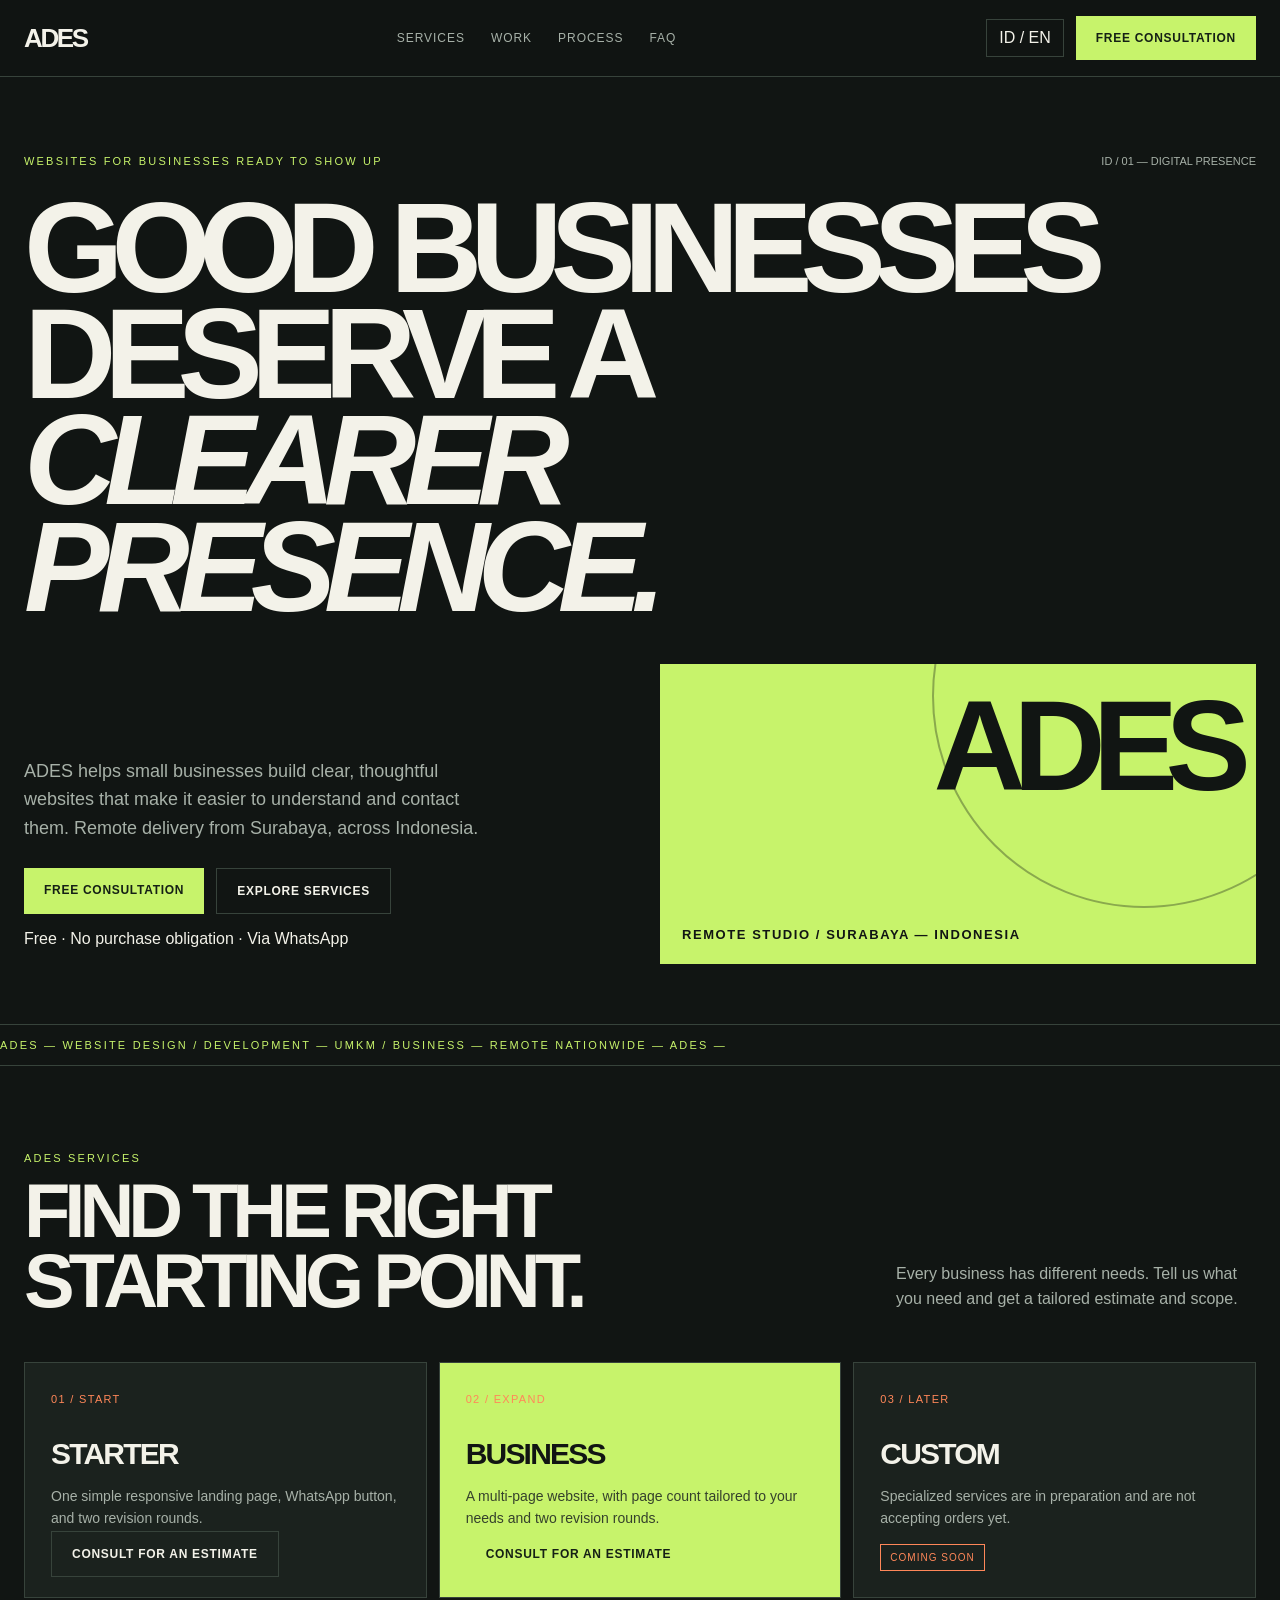
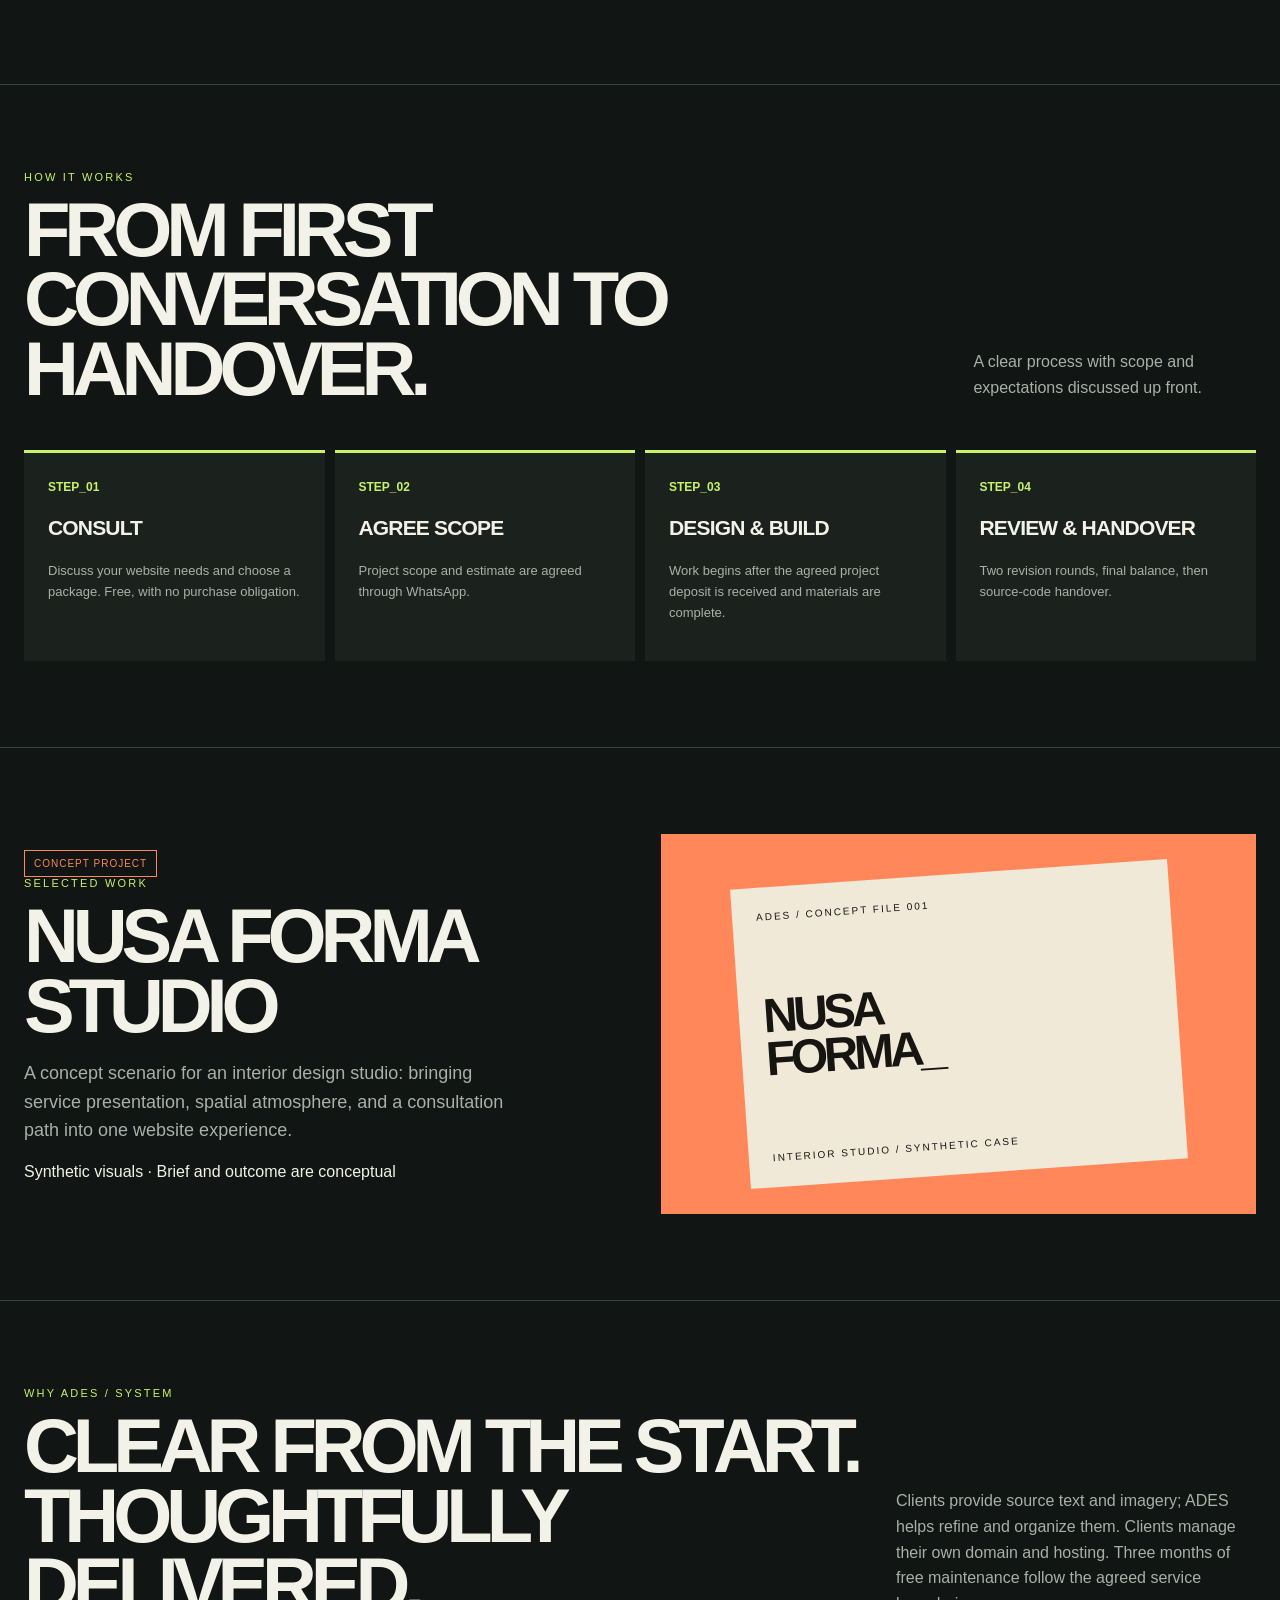
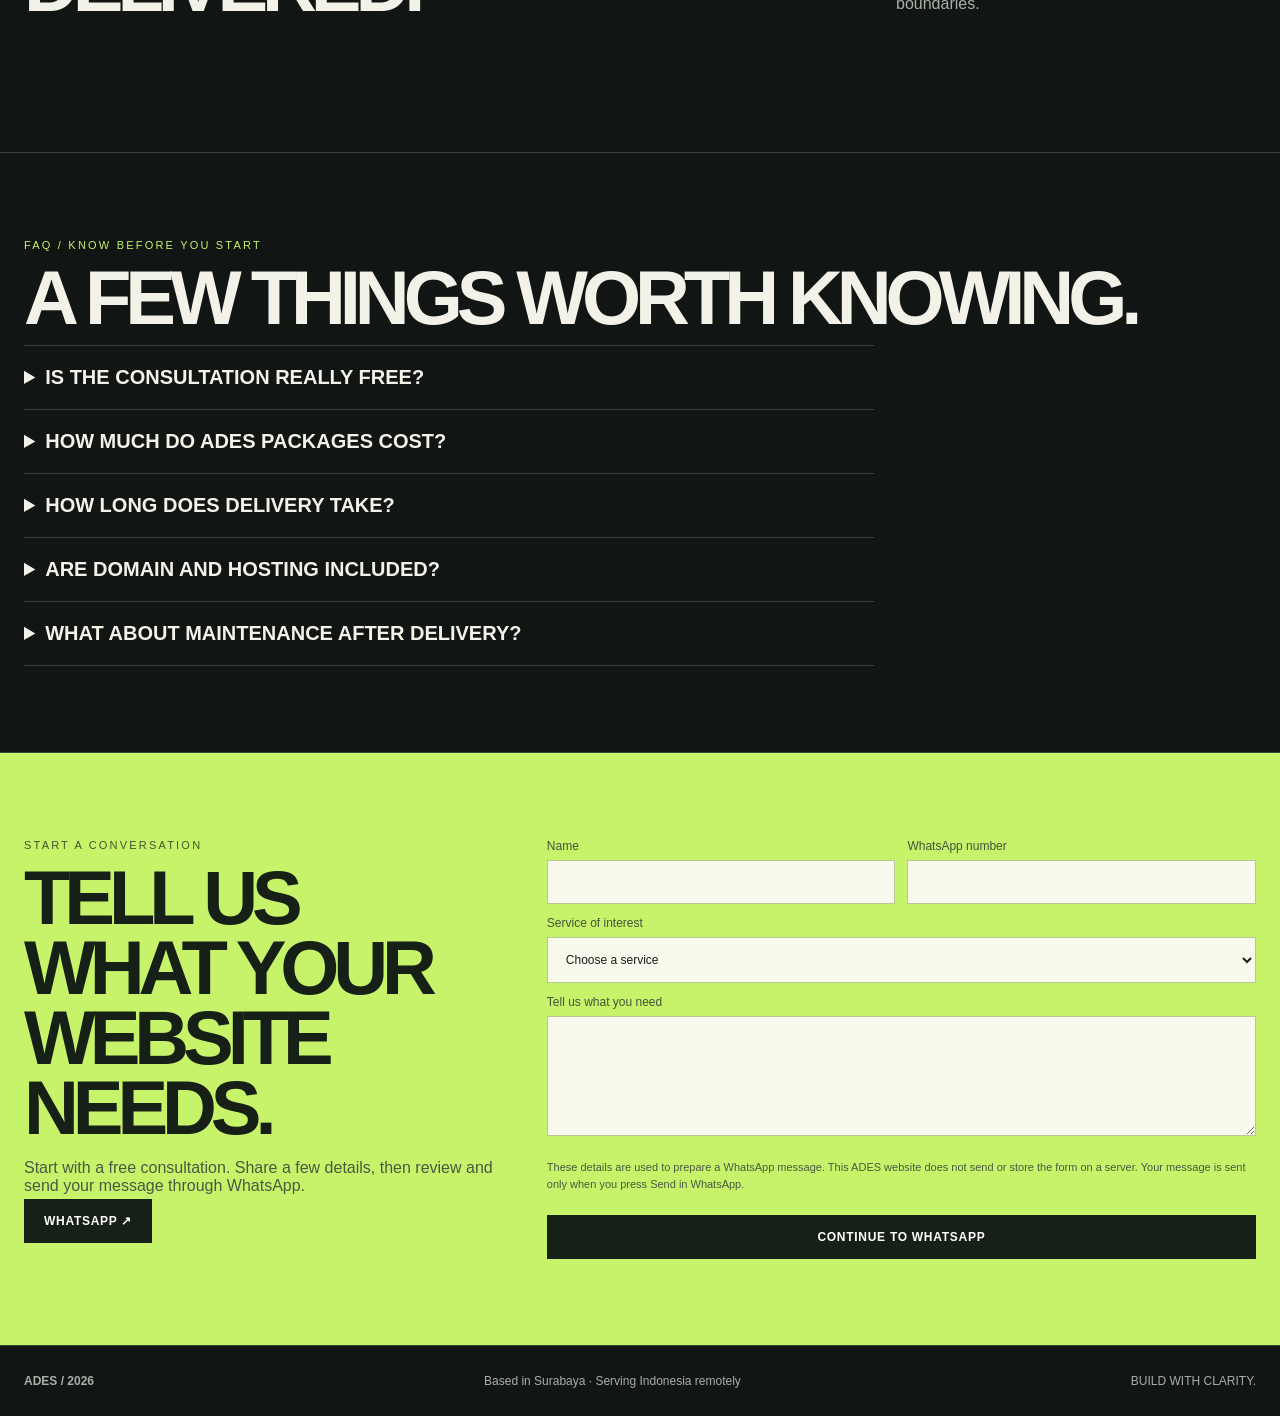
<file: concepts/r1/02-signal-grid.html>
<!doctype html>
<html lang="id">
<head>
<meta charset="utf-8"><meta name="viewport" content="width=device-width,initial-scale=1">
<meta name="description" content="ADES — clear, structured website services for Indonesian small businesses.">
<meta name="theme-color" content="#101211">
<title>Signal Grid — ADES concept</title>
<style>

:root{--bg:#111513;--panel:#1b221e;--ink:#f3f2e9;--muted:#a7b1a8;--line:#37433b;--lime:#c7f36b;--orange:#ff8759;--sans:Arial,Helvetica,sans-serif}
*{box-sizing:border-box}html{scroll-behavior:smooth}body{margin:0;background:var(--bg);color:var(--ink);font-family:var(--sans)}a{color:inherit;text-decoration:none}button,input,select,textarea{font:inherit}.wrap{width:min(1240px,calc(100% - 48px));margin:auto}.nav{position:sticky;top:0;z-index:10;background:#111513ed;border-bottom:1px solid var(--line)}.navin{height:76px;display:flex;align-items:center;justify-content:space-between}.brand{font-size:26px;font-weight:900;letter-spacing:-.09em}.links{display:flex;gap:26px;font-size:12px;text-transform:uppercase;letter-spacing:.08em;color:var(--muted)}.navright{display:flex;gap:12px;align-items:center}.lang{background:transparent;color:var(--ink);border:1px solid var(--line);padding:9px 12px}.btn{background:var(--lime);color:#152015;border:0;padding:15px 20px;font-size:12px;font-weight:900;text-transform:uppercase;letter-spacing:.06em;cursor:pointer}.btn.alt{background:transparent;color:var(--ink);border:1px solid var(--line)}.hero{padding:78px 0 60px;overflow:hidden}.heroTop{display:flex;justify-content:space-between;align-items:center;margin-bottom:28px}.eyebrow{font-size:11px;letter-spacing:.2em;text-transform:uppercase;color:var(--lime)}.hero h1{font-size:clamp(64px,10vw,142px);line-height:.83;letter-spacing:-.095em;text-transform:uppercase;margin:0;max-width:1100px}.hero h1 span{color:var(--lime)}.heroBottom{display:grid;grid-template-columns:1fr 1fr;gap:40px;align-items:end;margin-top:44px}.lead{font-size:18px;line-height:1.6;color:var(--muted);max-width:480px}.actions{display:flex;gap:12px;flex-wrap:wrap;margin-top:25px}.heroGraphic{height:300px;background:var(--lime);position:relative;overflow:hidden;color:#111513;padding:22px;display:flex;align-items:end}.heroGraphic:before{content:"";position:absolute;width:420px;height:420px;border:2px solid #11151355;border-radius:50%;right:-100px;top:-180px}.heroGraphic:after{content:"ADES";position:absolute;font-size:clamp(72px,10vw,140px);font-weight:900;letter-spacing:-.1em;right:18px;top:8px}.heroGraphic b{font-size:13px;letter-spacing:.12em;text-transform:uppercase;position:relative;z-index:1}.ticker{border-top:1px solid var(--line);border-bottom:1px solid var(--line);padding:14px 0;color:var(--lime);font-size:11px;letter-spacing:.2em;text-transform:uppercase;overflow:hidden}.section{padding:86px 0;border-bottom:1px solid var(--line)}.sectionHead{display:flex;justify-content:space-between;align-items:end;gap:30px;margin-bottom:34px}.section h2{font-size:clamp(38px,6vw,76px);line-height:.92;text-transform:uppercase;letter-spacing:-.08em;margin:12px 0}.sectionHead p{max-width:360px;color:var(--muted);line-height:1.6}.cards{display:grid;grid-template-columns:repeat(3,1fr);gap:12px}.card{background:var(--panel);border:1px solid var(--line);padding:26px;min-height:230px;position:relative}.card.feature{background:var(--lime);color:#111513}.card .num{font-size:11px;color:var(--orange);letter-spacing:.12em}.card h3{font-size:30px;letter-spacing:-.06em;text-transform:uppercase;margin:30px 0 12px}.card p{font-size:14px;line-height:1.6;color:var(--muted)}.card.feature p{color:#35412c}.tag{display:inline-block;border:1px solid var(--orange);color:var(--orange);font-size:10px;text-transform:uppercase;letter-spacing:.1em;padding:7px 9px}.case{display:grid;grid-template-columns:1fr 1fr;gap:42px;align-items:center}.caseVisual{height:380px;background:var(--orange);color:#171512;padding:24px;display:flex;align-items:center;justify-content:center}.caseVisual .poster{width:80%;height:300px;background:#f0e9d8;padding:24px;display:flex;flex-direction:column;justify-content:space-between;transform:rotate(-4deg)}.poster b{font-size:48px;line-height:.9;letter-spacing:-.09em;text-transform:uppercase}.poster span{font-size:10px;letter-spacing:.2em}.steps{display:grid;grid-template-columns:repeat(4,1fr);gap:10px}.step{background:var(--panel);padding:24px;min-height:190px;border-top:3px solid var(--lime)}.step b{font-size:12px;color:var(--lime)}.step h3{font-size:21px;text-transform:uppercase;letter-spacing:-.04em}.step p{font-size:13px;color:var(--muted);line-height:1.6}.faq{max-width:850px}.faq details{border-top:1px solid var(--line);padding:20px 0}.faq details:last-child{border-bottom:1px solid var(--line)}.faq summary{cursor:pointer;font-size:20px;font-weight:700;text-transform:uppercase}.faq p{color:var(--muted);line-height:1.6;max-width:700px}.contact{background:var(--lime);color:#172016}.contactGrid{display:grid;grid-template-columns:.8fr 1.2fr;gap:50px}.contact .eyebrow{color:#42552b}.contact .sectionHead p,.contact p{color:#4a5940}.form{display:grid;grid-template-columns:1fr 1fr;gap:12px}.form label{font-size:12px;display:grid;gap:7px;color:#45533a}.form input,.form select,.form textarea{width:100%;background:#f8f8ed;border:1px solid #b6c89a;padding:14px;color:#172016}.form .full{grid-column:1/-1}.form textarea{min-height:120px}.contact .btn{background:#172016;color:white}.privacy{font-size:11px;line-height:1.5;color:#536044}.footer{padding:28px 0;display:flex;justify-content:space-between;gap:20px;font-size:12px;color:var(--muted)}.mobile{display:none}

@media(max-width:760px){.wrap{width:min(100% - 32px,600px)}.links{display:none}.mobile{display:block;border:1px solid var(--line);background:transparent;padding:9px 11px;color:inherit}.navin{height:68px}.navright .btn{display:none}.hero{padding:52px 0}.heroGrid,.heroBottom,.case,.contactGrid{grid-template-columns:1fr;gap:30px}.hero h1{font-size:clamp(48px,14vw,76px)}.heroArt,.mock{max-width:100%}.section{padding:64px 0}.sectionHead{display:block}.sectionHead p{margin-top:14px}.cards{grid-template-columns:1fr}.card.feature{transform:none}.steps{grid-template-columns:1fr 1fr}.step{border:0}.form{grid-template-columns:1fr}.form .full{grid-column:auto}.footer{flex-direction:column}.screen{min-height:240px}.screenArt{height:160px}}
@media(max-width:430px){.steps{grid-template-columns:1fr}.heroArt{height:310px}.screen{grid-template-columns:1fr}.screenArt{height:110px}}
@media(prefers-reduced-motion:reduce){html{scroll-behavior:auto}*,*::before,*::after{animation-duration:.01ms!important;transition-duration:.01ms!important}}
</style>
</head>
<body>
<header class="nav"><div class="wrap navin"><a class="brand" href="#">ADES</a><nav class="links" aria-label="Main navigation"><a href="#services" data-i="navServices">Layanan</a><a href="#work" data-i="navWork">Karya</a><a href="#process" data-i="navProcess">Proses</a><a href="#faq" data-i="navFaq">FAQ</a></nav><div class="navright"><button class="lang" id="lang" aria-label="Change language">ID / EN</button><a class="btn" href="https://wa.me/6281246027946" data-i="navCta">Konsultasi gratis</a><button class="mobile" id="menu" aria-expanded="false" aria-label="Open navigation">☰</button></div></div></header>

<main>
<section class="hero"><div class="wrap"><div class="heroTop"><span class="eyebrow" data-i="heroKicker"></span><span style="color:var(--muted);font-size:11px">ID / 01 — DIGITAL PRESENCE</span></div><h1 data-i="heroTitle">GOOD BUSINESS<br><span>DESERVES BETTER</span><br>ONLINE.</h1><div class="heroBottom"><div><p class="lead" data-i="heroText"></p><div class="actions"><a class="btn" href="#contact" data-i="heroButton"></a><a class="btn alt" href="#services" data-i="heroSecondary"></a></div><p class="note" data-i="heroNote"></p></div><div class="heroGraphic"><b>REMOTE STUDIO / SURABAYA — INDONESIA</b></div></div></div></section>
<div class="ticker">ADES — WEBSITE DESIGN / DEVELOPMENT — UMKM / BUSINESS — REMOTE NATIONWIDE — ADES —</div>
<section class="section" id="services"><div class="wrap"><div class="sectionHead"><div><div class="eyebrow" data-i="servicesKicker"></div><h2 data-i="servicesTitle"></h2></div><p data-i="servicesIntro"></p></div><div class="cards"><article class="card"><span class="num">01 / START</span><h3 data-i="starter"></h3><p data-i="starterText"></p><a class="btn alt" href="#contact" data-i="estimate"></a></article><article class="card feature"><span class="num">02 / EXPAND</span><h3 data-i="business"></h3><p data-i="businessText"></p><a class="btn" href="#contact" data-i="estimate"></a></article><article class="card"><span class="num">03 / LATER</span><h3 data-i="custom"></h3><p data-i="customText"></p><span class="tag">COMING SOON</span></article></div></div></section>
<section class="section" id="process"><div class="wrap"><div class="sectionHead"><div><div class="eyebrow" data-i="processKicker"></div><h2 data-i="processTitle"></h2></div><p data-i="processIntro"></p></div><div class="steps"><article class="step"><b>STEP_01</b><h3 data-i="step1"></h3><p data-i="step1Text"></p></article><article class="step"><b>STEP_02</b><h3 data-i="step2"></h3><p data-i="step2Text"></p></article><article class="step"><b>STEP_03</b><h3 data-i="step3"></h3><p data-i="step3Text"></p></article><article class="step"><b>STEP_04</b><h3 data-i="step4"></h3><p data-i="step4Text"></p></article></div></div></section>
<section class="section" id="work"><div class="wrap case"><div><span class="tag" data-i="concept"></span><div class="eyebrow" data-i="workKicker"></div><h2 data-i="caseTitle"></h2><p class="lead" data-i="caseText"></p><p class="note" data-i="caseNote"></p></div><div class="caseVisual"><div class="poster"><span>ADES / CONCEPT FILE 001</span><b>NUSA<br>FORMA_</b><span>INTERIOR STUDIO / SYNTHETIC CASE</span></div></div></div></section>
<section class="section"><div class="wrap sectionHead"><div><div class="eyebrow">WHY ADES / SYSTEM</div><h2 data-i="whyTitle"></h2></div><p data-i="whyText"></p></div></section>
<section class="section" id="faq"><div class="wrap"><div class="eyebrow">FAQ / KNOW BEFORE YOU START</div><h2 data-i="faqTitle"></h2><div class="faq"><details><summary data-i="faq1"></summary><p data-i="faq1a"></p></details><details><summary data-i="faq2"></summary><p data-i="faq2a"></p></details><details><summary data-i="faq3"></summary><p data-i="faq3a"></p></details><details><summary data-i="faq4"></summary><p data-i="faq4a"></p></details><details><summary data-i="faq5"></summary><p data-i="faq5a"></p></details></div></div></section>
<section class="section contact" id="contact"><div class="wrap contactGrid"><div><div class="eyebrow">START A CONVERSATION</div><h2 data-i="contactTitle"></h2><p data-i="contactText"></p><a class="btn" href="https://wa.me/6281246027946">WHATSAPP ↗</a></div><form class="form" id="inquiry"><label><span data-i="name"></span><input name="name" required></label><label><span data-i="phone"></span><input name="phone" type="tel" required></label><label class="full"><span data-i="service"></span><select name="service" required><option value="" data-i="select"></option><option>Starter</option><option>Business</option><option>Custom</option></select></label><label class="full"><span data-i="message"></span><textarea name="message" required></textarea></label><p class="privacy full" data-i="privacy"></p><button class="btn full" type="submit" data-i="send"></button></form></div></section>
</main><footer class="wrap footer"><b>ADES / 2026</b><span data-i="footer"></span><span>BUILD WITH CLARITY.</span></footer>
<script>
const copy={
id:{navServices:"Layanan",navWork:"Karya",navProcess:"Proses",navFaq:"FAQ",navCta:"Konsultasi gratis",heroKicker:"Website untuk bisnis yang ingin terlihat siap",heroTitle:"Bisnis baik, <em>layak tampil</em> meyakinkan.",heroText:"ADES membantu UMKM membangun website yang jelas, rapi, dan mudah dihubungi. Dikerjakan secara remote dari Surabaya untuk seluruh Indonesia.",heroButton:"Konsultasi gratis",heroSecondary:"Lihat layanan",heroNote:"Gratis · Tanpa kewajiban membeli · Via WhatsApp",servicesKicker:"Layanan ADES",servicesTitle:"Pilih titik awal yang tepat.",servicesIntro:"Kebutuhan setiap bisnis berbeda. Ceritakan kebutuhanmu untuk mendapat estimasi dan ruang lingkup yang sesuai.",starter:"Starter",starterText:"Satu landing page sederhana, responsif, tombol WhatsApp, dan dua putaran revisi.",business:"Business",businessText:"Website multi-halaman dengan jumlah halaman disesuaikan kebutuhan dan dua putaran revisi.",custom:"Custom",customText:"Layanan khusus sedang disiapkan dan belum menerima pesanan.",estimate:"Konsultasi untuk estimasi",workKicker:"Pilihan karya",workTitle:"Eksplorasi, bukan klaim.",workIntro:"Contoh konsep untuk menunjukkan pendekatan visual. Bukan proyek klien atau hasil bisnis nyata.",concept:"Concept Project / Proyek Konsep",caseTitle:"Nusa Forma Studio",caseText:"Skenario konsep untuk studio desain interior: menyusun presentasi layanan, suasana ruang, dan jalur konsultasi menjadi satu pengalaman website.",caseNote:"Visual sintetis · Brief dan hasil bersifat konseptual",processKicker:"Cara kerja",processTitle:"Dari obrolan awal sampai serah terima.",processIntro:"Alur ringkas dengan ruang lingkup dan ekspektasi yang dibahas sejak awal.",step1:"Konsultasi",step1Text:"Diskusikan kebutuhan website dan pilih paket. Gratis, tanpa kewajiban membeli.",step2:"Sepakati scope",step2Text:"Ruang lingkup dan estimasi disepakati lewat WhatsApp.",step3:"Desain & bangun",step3Text:"Pengerjaan dimulai setelah DP proyek diterima dan materi lengkap.",step4:"Review & handover",step4Text:"Dua putaran revisi, pelunasan, lalu source code diserahkan.",whyTitle:"Jelas sejak awal. Dikerjakan dengan terarah.",whyText:"Materi disediakan klien dan dibantu dirapikan oleh ADES. Domain dan hosting diurus sendiri oleh klien. Tiga bulan maintenance gratis mengikuti batas layanan yang disepakati.",faqTitle:"Yang sering ingin diketahui.",faq1:"Apakah konsultasi benar-benar gratis?",faq1a:"Ya. Konsultasi awal gratis untuk semua calon klien dan tidak mewajibkan pembelian.",faq2:"Berapa harga paket ADES?",faq2a:"Harga merupakan estimasi. Konsultasikan kebutuhan website untuk memperoleh penawaran yang sesuai.",faq3:"Berapa lama pengerjaannya?",faq3a:"Estimasi Starter dan Business satu hari kerja setelah DP yang disepakati diterima dan seluruh materi yang dibutuhkan lengkap.",faq4:"Apakah domain dan hosting termasuk?",faq4a:"Tidak. Klien membeli, membayar, dan mengatur domain serta hosting sendiri. ADES tidak menyediakan bantuan setup.",faq5:"Bagaimana maintenance setelah website selesai?",faq5a:"Tiga bulan pertama gratis untuk perbaikan bug dari pekerjaan ADES dan perubahan minor teks/gambar secara wajar. Perubahan besar dievaluasi terpisah.",contactTitle:"Ceritakan kebutuhan website-mu.",contactText:"Mulai dari konsultasi gratis. Isi detail singkat, lalu periksa dan kirim pesan melalui WhatsApp.",name:"Nama",phone:"Nomor WhatsApp",service:"Layanan yang diminati",message:"Ceritakan kebutuhanmu",select:"Pilih layanan",privacy:"Data ini digunakan untuk menyiapkan pesan WhatsApp. Website ADES tidak mengirim atau menyimpan formulir di server. Pesan baru terkirim jika kamu menekan Send di WhatsApp.",send:"Lanjut ke WhatsApp",footer:"Berbasis di Surabaya · Melayani seluruh Indonesia secara remote",privacyError:"Lengkapi semua kolom wajib sebelum melanjutkan.",menuOpen:"Tutup navigasi",menuClosed:"Buka navigasi"},
en:{navServices:"Services",navWork:"Work",navProcess:"Process",navFaq:"FAQ",navCta:"Free consultation",heroKicker:"Websites for businesses ready to show up",heroTitle:"Good businesses deserve a <em>clearer presence.</em>",heroText:"ADES helps small businesses build clear, thoughtful websites that make it easier to understand and contact them. Remote delivery from Surabaya, across Indonesia.",heroButton:"Free consultation",heroSecondary:"Explore services",heroNote:"Free · No purchase obligation · Via WhatsApp",servicesKicker:"ADES services",servicesTitle:"Find the right starting point.",servicesIntro:"Every business has different needs. Tell us what you need and get a tailored estimate and scope.",starter:"Starter",starterText:"One simple responsive landing page, WhatsApp button, and two revision rounds.",business:"Business",businessText:"A multi-page website, with page count tailored to your needs and two revision rounds.",custom:"Custom",customText:"Specialized services are in preparation and are not accepting orders yet.",estimate:"Consult for an estimate",workKicker:"Selected work",workTitle:"Exploration, not a claim.",workIntro:"A concept example showing a visual approach. Not a client project or real business result.",concept:"Concept Project",caseTitle:"Nusa Forma Studio",caseText:"A concept scenario for an interior design studio: bringing service presentation, spatial atmosphere, and a consultation path into one website experience.",caseNote:"Synthetic visuals · Brief and outcome are conceptual",processKicker:"How it works",processTitle:"From first conversation to handover.",processIntro:"A clear process with scope and expectations discussed up front.",step1:"Consult",step1Text:"Discuss your website needs and choose a package. Free, with no purchase obligation.",step2:"Agree scope",step2Text:"Project scope and estimate are agreed through WhatsApp.",step3:"Design & build",step3Text:"Work begins after the agreed project deposit is received and materials are complete.",step4:"Review & handover",step4Text:"Two revision rounds, final balance, then source-code handover.",whyTitle:"Clear from the start. Thoughtfully delivered.",whyText:"Clients provide source text and imagery; ADES helps refine and organize them. Clients manage their own domain and hosting. Three months of free maintenance follow the agreed service boundaries.",faqTitle:"A few things worth knowing.",faq1:"Is the consultation really free?",faq1a:"Yes. The initial consultation is free for every prospective client, with no obligation to purchase.",faq2:"How much do ADES packages cost?",faq2a:"Pricing is estimated. Discuss your website needs with ADES for a tailored quotation.",faq3:"How long does delivery take?",faq3a:"Starter and Business are estimated at one working day after the agreed deposit is received and all required materials are complete.",faq4:"Are domain and hosting included?",faq4a:"No. Clients purchase, pay for, and configure their own domain and hosting. ADES does not provide setup assistance.",faq5:"What about maintenance after delivery?",faq5a:"The first three months are free for bugs originating from ADES work and reasonable minor text/image changes. Larger changes are assessed separately.",contactTitle:"Tell us what your website needs.",contactText:"Start with a free consultation. Share a few details, then review and send your message through WhatsApp.",name:"Name",phone:"WhatsApp number",service:"Service of interest",message:"Tell us what you need",select:"Choose a service",privacy:"These details are used to prepare a WhatsApp message. This ADES website does not send or store the form on a server. Your message is sent only when you press Send in WhatsApp.",send:"Continue to WhatsApp",footer:"Based in Surabaya · Serving Indonesia remotely",privacyError:"Please complete all required fields before continuing.",menuOpen:"Close navigation",menuClosed:"Open navigation"}
};
let lang="id";
try{const saved=localStorage.getItem("ades-lang");lang=saved||(navigator.language&&navigator.language.toLowerCase().startsWith("en")?"en":"id")}catch(e){}
function setLang(next){lang=next;document.documentElement.lang=lang;document.querySelectorAll("[data-i]").forEach(el=>{const key=el.dataset.i;if(copy[lang][key])el.innerHTML=copy[lang][key]});document.querySelectorAll("[data-ph]").forEach(el=>{const key=el.dataset.ph;el.placeholder=copy[lang][key]||""});const menu=document.getElementById("menu");if(menu)menu.setAttribute("aria-label",copy[lang][menu.getAttribute("aria-expanded")==="true"?"menuOpen":"menuClosed"]);try{localStorage.setItem("ades-lang",lang)}catch(e){}}
setLang(lang);document.getElementById("lang").addEventListener("click",()=>setLang(lang==="id"?"en":"id"));
const menu=document.getElementById("menu");if(menu){menu.addEventListener("click",()=>{const open=menu.getAttribute("aria-expanded")!=="true";menu.setAttribute("aria-expanded",String(open));menu.textContent=open?"×":"☰";document.querySelector(".links").style.display=open?"flex":"none";menu.setAttribute("aria-label",copy[lang][open?"menuOpen":"menuClosed"])});document.querySelectorAll(".links a").forEach(a=>a.addEventListener("click",()=>{menu.setAttribute("aria-expanded","false");menu.textContent="☰";document.querySelector(".links").style.display="none"}))}
document.getElementById("inquiry").addEventListener("submit",e=>{e.preventDefault();const f=e.currentTarget;if(!f.reportValidity()){return}const d=new FormData(f);const msg=(lang==="id"?"Halo ADES, saya ingin konsultasi website.":"Hello ADES, I would like a website consultation.")+"\n"+(lang==="id"?"Nama: ":"Name: ")+d.get("name")+"\nWhatsApp: "+d.get("phone")+"\n"+(lang==="id"?"Layanan: ":"Service: ")+d.get("service")+"\n"+(lang==="id"?"Kebutuhan: ":"Needs: ")+d.get("message");window.location.href="https://wa.me/6281246027946?text="+encodeURIComponent(msg)});
</script>
</body></html>
</file>
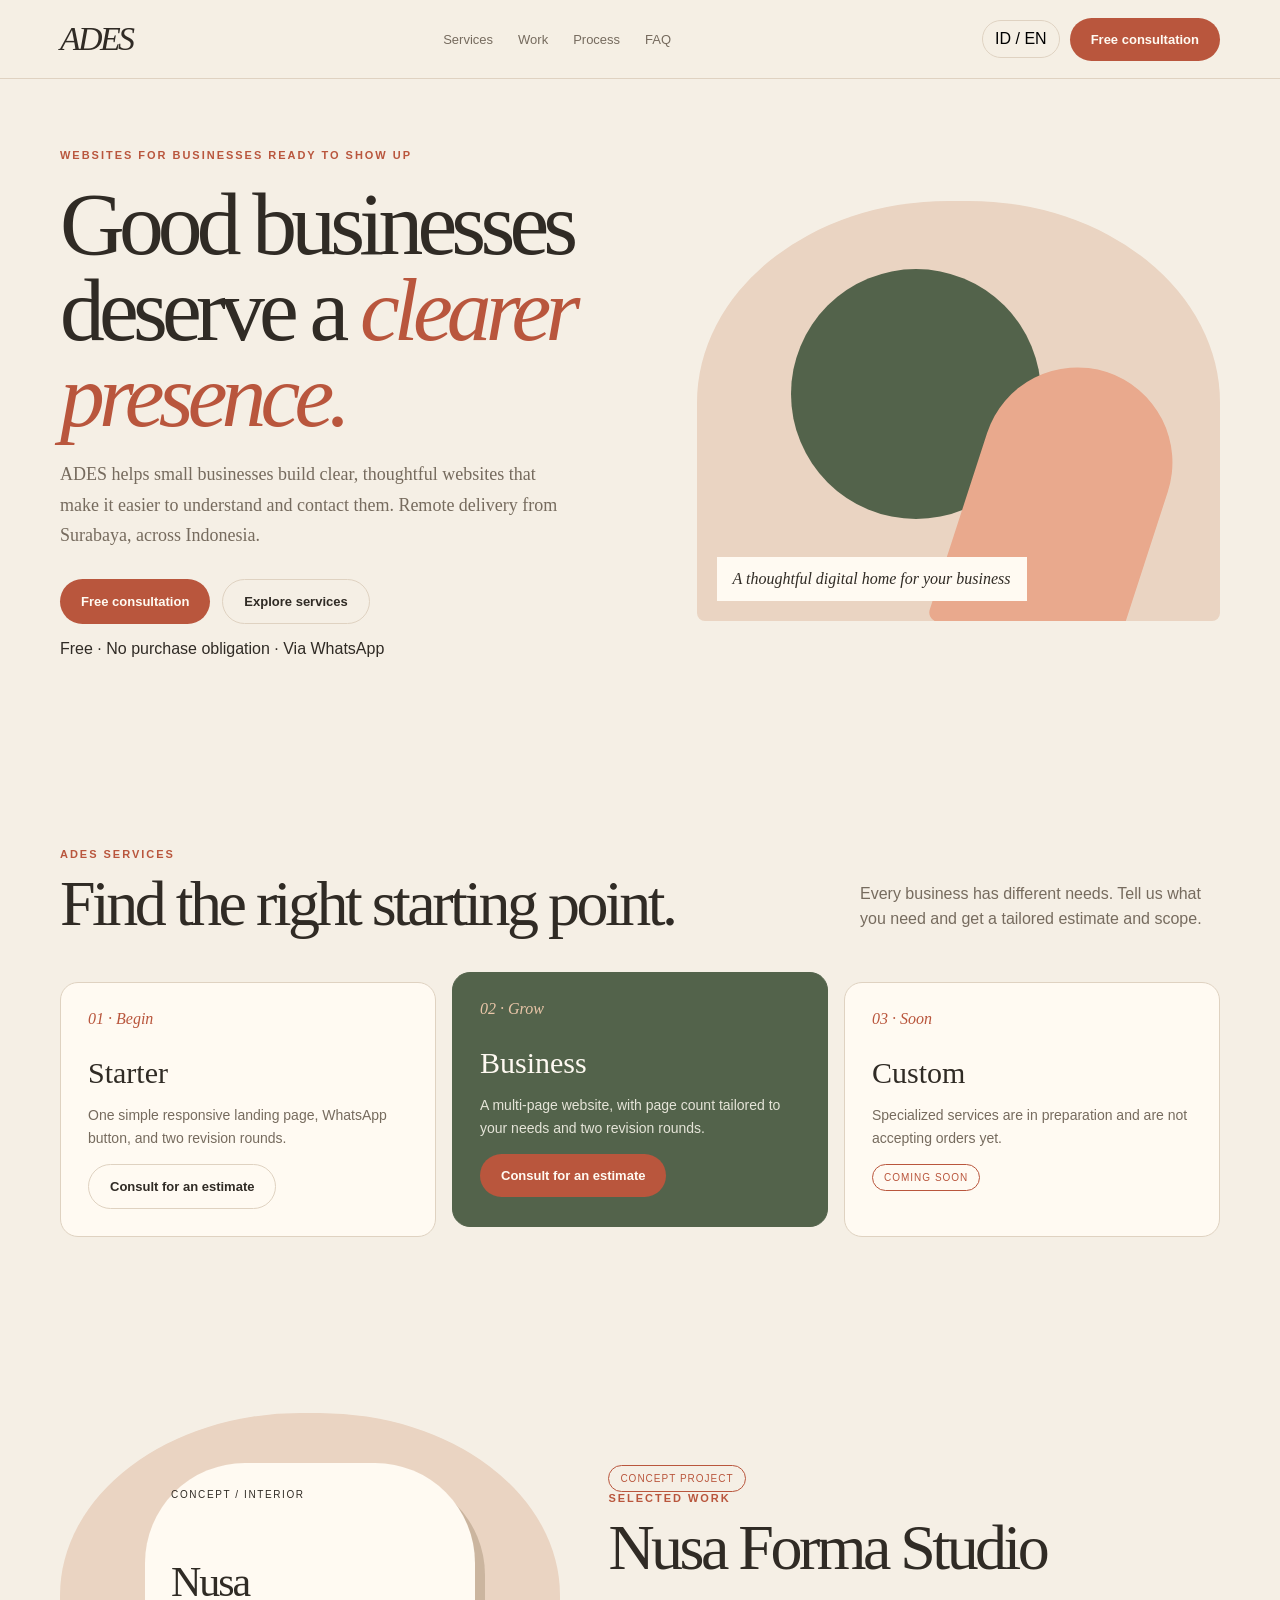
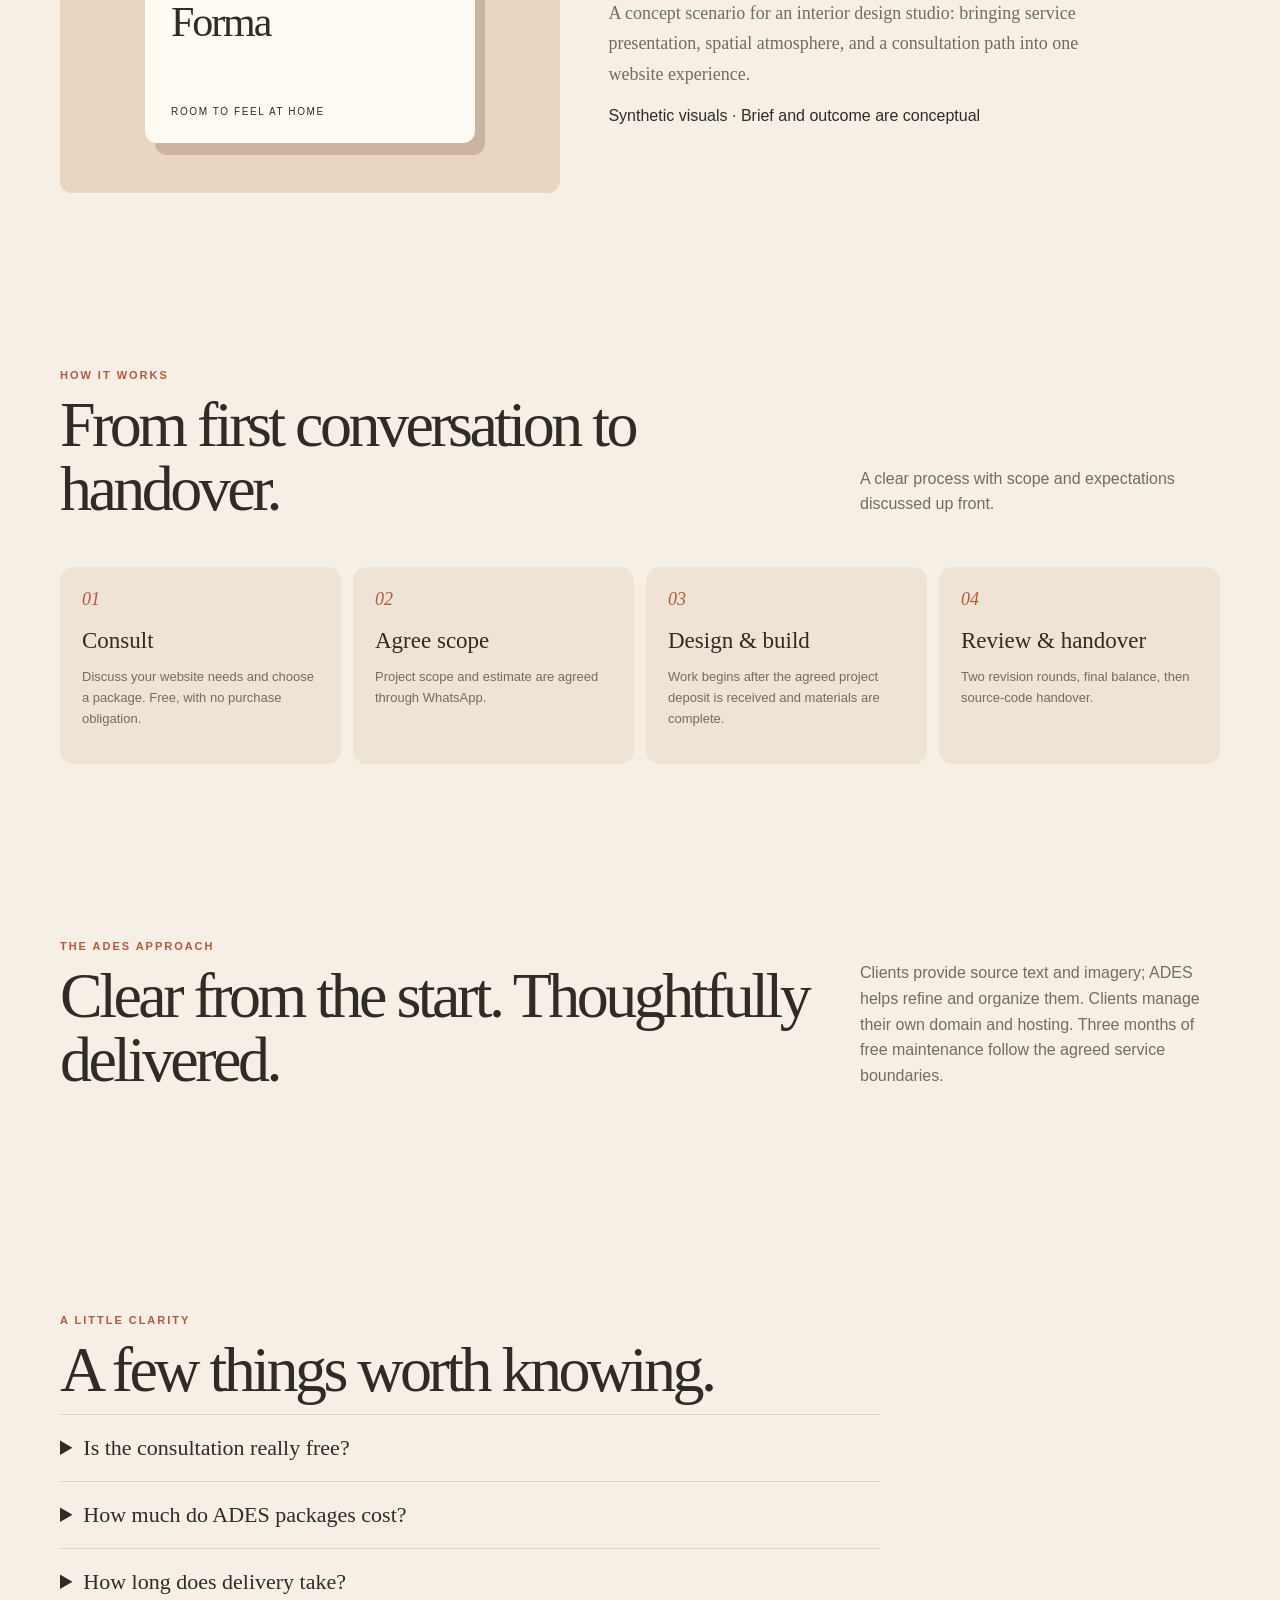
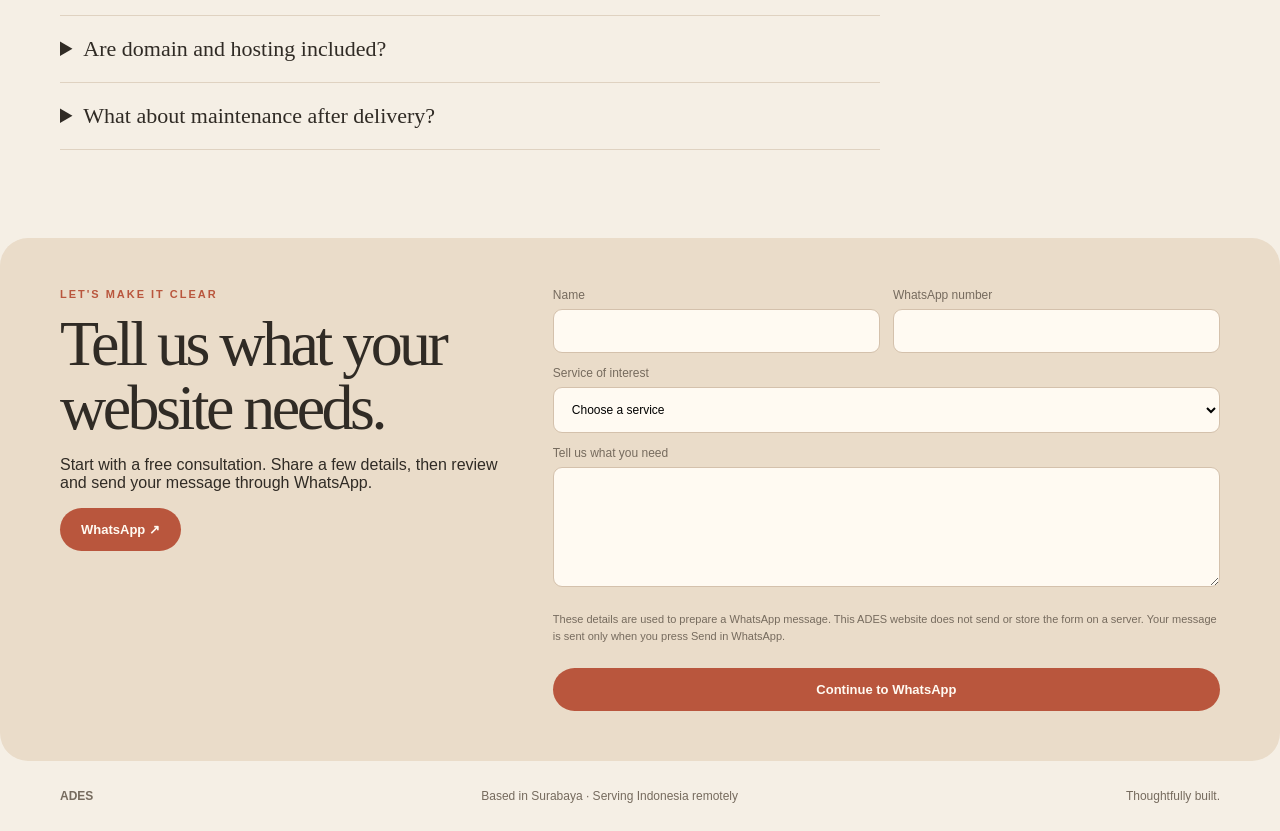
<file: concepts/r1/03-warm-presence.html>
<!doctype html>
<html lang="id">
<head>
<meta charset="utf-8"><meta name="viewport" content="width=device-width,initial-scale=1">
<meta name="description" content="ADES — thoughtful website design for Indonesian small businesses.">
<meta name="theme-color" content="#f5efe5">
<title>Warm Presence — ADES concept</title>
<style>

:root{--bg:#f5efe5;--paper:#fffaf2;--ink:#302b25;--muted:#766b5e;--line:#dfd2c1;--terra:#b9563d;--olive:#53634b;--peach:#ead4c2;--serif:Georgia,'Times New Roman',serif;--sans:Arial,Helvetica,sans-serif}
*{box-sizing:border-box}html{scroll-behavior:smooth}body{margin:0;background:var(--bg);color:var(--ink);font-family:var(--sans)}a{color:inherit;text-decoration:none}button,input,select,textarea{font:inherit}.wrap{width:min(1160px,calc(100% - 44px));margin:auto}.nav{position:sticky;top:0;z-index:10;background:#f5efe5ed;border-bottom:1px solid var(--line)}.navin{height:78px;display:flex;align-items:center;justify-content:space-between}.brand{font:italic 34px var(--serif);letter-spacing:-.08em}.links{display:flex;gap:25px;font-size:13px;color:var(--muted)}.navright{display:flex;align-items:center;gap:10px}.lang{background:transparent;border:1px solid var(--line);padding:9px 12px;border-radius:99px}.btn{display:inline-flex;align-items:center;justify-content:center;border:0;border-radius:99px;background:var(--terra);color:#fffaf2;padding:14px 21px;font-size:13px;font-weight:700;cursor:pointer}.btn.alt{background:transparent;color:var(--ink);border:1px solid var(--line)}.hero{padding:70px 0 86px}.heroGrid{display:grid;grid-template-columns:1fr .9fr;gap:55px;align-items:center}.eyebrow{font-size:11px;text-transform:uppercase;letter-spacing:.18em;color:var(--terra);font-weight:700}.hero h1{font:clamp(52px,7vw,94px)/.96 var(--serif);letter-spacing:-.065em;margin:20px 0}.hero h1 em{color:var(--terra)}.lead{font:18px/1.7 var(--serif);color:var(--muted);max-width:510px}.actions{display:flex;gap:12px;flex-wrap:wrap;margin-top:28px}.heroArt{height:420px;position:relative;background:var(--peach);border-radius:48% 48% 8px 8px;overflow:hidden}.heroArt:before{content:"";position:absolute;width:250px;height:250px;border-radius:50%;background:var(--olive);left:18%;top:16%}.heroArt:after{content:"";position:absolute;width:190px;height:290px;border-radius:100px 100px 10px 10px;background:#e9a98d;right:12%;bottom:-8%;transform:rotate(18deg)}.artLabel{position:absolute;z-index:2;bottom:20px;left:20px;background:var(--paper);padding:13px 16px;font:italic 16px var(--serif)}.section{padding:88px 0}.sectionHead{display:flex;justify-content:space-between;align-items:end;gap:25px;margin-bottom:34px}.section h2{font:clamp(38px,5vw,65px)/1 var(--serif);letter-spacing:-.055em;margin:12px 0}.sectionHead p{max-width:360px;color:var(--muted);line-height:1.6}.cards{display:grid;grid-template-columns:repeat(3,1fr);gap:16px}.card{background:var(--paper);border:1px solid var(--line);border-radius:18px;padding:27px;min-height:225px}.card.feature{background:var(--olive);color:#fffaf2;border-color:var(--olive);transform:translateY(-10px)}.card .num{font:italic 16px var(--serif);color:var(--terra)}.card.feature .num{color:#eac6a9}.card h3{font:30px var(--serif);margin:28px 0 10px}.card p{font-size:14px;line-height:1.65;color:var(--muted)}.card.feature p{color:#e5e4d8}.tag{display:inline-block;border:1px solid var(--terra);color:var(--terra);border-radius:99px;padding:7px 11px;font-size:10px;letter-spacing:.1em;text-transform:uppercase}.case{display:grid;grid-template-columns:.9fr 1.1fr;gap:48px;align-items:center}.caseVisual{height:380px;background:var(--peach);border-radius:48% 48% 12px 12px;display:flex;align-items:center;justify-content:center}.caseVisual .poster{width:66%;height:280px;background:var(--paper);border-radius:100px 100px 12px 12px;padding:26px;display:flex;flex-direction:column;justify-content:space-between;box-shadow:10px 12px 0 #cbb59f}.poster b{font:42px/.95 var(--serif);letter-spacing:-.05em}.poster span{font-size:10px;letter-spacing:.16em}.steps{display:grid;grid-template-columns:repeat(4,1fr);gap:12px}.step{padding:22px;background:#eee3d5;border-radius:14px;min-height:185px}.step b{font:italic 18px var(--serif);color:var(--terra)}.step h3{font:23px var(--serif);margin:18px 0 8px}.step p{font-size:13px;line-height:1.6;color:var(--muted)}.faq{max-width:820px}.faq details{border-top:1px solid var(--line);padding:20px 0}.faq details:last-child{border-bottom:1px solid var(--line)}.faq summary{cursor:pointer;font:22px var(--serif)}.faq p{color:var(--muted);line-height:1.65}.contact{background:#eadcc9;border-radius:28px;padding:50px 0}.contactGrid{display:grid;grid-template-columns:.8fr 1.2fr;gap:48px}.form{display:grid;grid-template-columns:1fr 1fr;gap:13px}.form label{display:grid;gap:7px;font-size:12px;color:var(--muted)}.form input,.form select,.form textarea{width:100%;border:1px solid #d4c1ac;background:var(--paper);padding:14px;border-radius:9px}.form .full{grid-column:1/-1}.form textarea{min-height:120px}.privacy{font-size:11px;color:var(--muted);line-height:1.5}.footer{padding:28px 0;display:flex;justify-content:space-between;gap:20px;color:var(--muted);font-size:12px}.mobile{display:none}

@media(max-width:760px){.wrap{width:min(100% - 32px,600px)}.links{display:none}.mobile{display:block;border:1px solid var(--line);background:transparent;padding:9px 11px;color:inherit}.navin{height:68px}.navright .btn{display:none}.hero{padding:52px 0}.heroGrid,.heroBottom,.case,.contactGrid{grid-template-columns:1fr;gap:30px}.hero h1{font-size:clamp(48px,14vw,76px)}.heroArt,.mock{max-width:100%}.section{padding:64px 0}.sectionHead{display:block}.sectionHead p{margin-top:14px}.cards{grid-template-columns:1fr}.card.feature{transform:none}.steps{grid-template-columns:1fr 1fr}.step{border:0}.form{grid-template-columns:1fr}.form .full{grid-column:auto}.footer{flex-direction:column}.screen{min-height:240px}.screenArt{height:160px}}
@media(max-width:430px){.steps{grid-template-columns:1fr}.heroArt{height:310px}.screen{grid-template-columns:1fr}.screenArt{height:110px}}
@media(prefers-reduced-motion:reduce){html{scroll-behavior:auto}*,*::before,*::after{animation-duration:.01ms!important;transition-duration:.01ms!important}}
</style>
</head>
<body>
<header class="nav"><div class="wrap navin"><a class="brand" href="#">ADES</a><nav class="links" aria-label="Main navigation"><a href="#services" data-i="navServices">Layanan</a><a href="#work" data-i="navWork">Karya</a><a href="#process" data-i="navProcess">Proses</a><a href="#faq" data-i="navFaq">FAQ</a></nav><div class="navright"><button class="lang" id="lang" aria-label="Change language">ID / EN</button><a class="btn" href="https://wa.me/6281246027946" data-i="navCta">Konsultasi gratis</a><button class="mobile" id="menu" aria-expanded="false" aria-label="Open navigation">☰</button></div></div></header>

<main>
<section class="hero"><div class="wrap heroGrid"><div><div class="eyebrow" data-i="heroKicker"></div><h1 data-i="heroTitle">Bisnis yang baik, <em>punya cerita</em> untuk ditampilkan.</h1><p class="lead" data-i="heroText"></p><div class="actions"><a class="btn" href="#contact" data-i="heroButton"></a><a class="btn alt" href="#services" data-i="heroSecondary"></a></div><p class="note" data-i="heroNote"></p></div><div class="heroArt"><span class="artLabel">A thoughtful digital home for your business</span></div></div></section>
<section class="section" id="services"><div class="wrap"><div class="sectionHead"><div><div class="eyebrow" data-i="servicesKicker"></div><h2 data-i="servicesTitle"></h2></div><p data-i="servicesIntro"></p></div><div class="cards"><article class="card"><span class="num">01 · Begin</span><h3 data-i="starter"></h3><p data-i="starterText"></p><a class="btn alt" href="#contact" data-i="estimate"></a></article><article class="card feature"><span class="num">02 · Grow</span><h3 data-i="business"></h3><p data-i="businessText"></p><a class="btn" href="#contact" data-i="estimate"></a></article><article class="card"><span class="num">03 · Soon</span><h3 data-i="custom"></h3><p data-i="customText"></p><span class="tag">Coming Soon</span></article></div></div></section>
<section class="section" id="work"><div class="wrap case"><div class="caseVisual"><div class="poster"><span>CONCEPT / INTERIOR</span><b>Nusa<br>Forma</b><span>ROOM TO FEEL AT HOME</span></div></div><div><span class="tag" data-i="concept"></span><div class="eyebrow" data-i="workKicker"></div><h2 data-i="caseTitle"></h2><p class="lead" data-i="caseText"></p><p class="note" data-i="caseNote"></p></div></div></section>
<section class="section" id="process"><div class="wrap"><div class="sectionHead"><div><div class="eyebrow" data-i="processKicker"></div><h2 data-i="processTitle"></h2></div><p data-i="processIntro"></p></div><div class="steps"><article class="step"><b>01</b><h3 data-i="step1"></h3><p data-i="step1Text"></p></article><article class="step"><b>02</b><h3 data-i="step2"></h3><p data-i="step2Text"></p></article><article class="step"><b>03</b><h3 data-i="step3"></h3><p data-i="step3Text"></p></article><article class="step"><b>04</b><h3 data-i="step4"></h3><p data-i="step4Text"></p></article></div></div></section>
<section class="section"><div class="wrap sectionHead"><div><div class="eyebrow">THE ADES APPROACH</div><h2 data-i="whyTitle"></h2></div><p data-i="whyText"></p></div></section>
<section class="section" id="faq"><div class="wrap"><div class="eyebrow">A LITTLE CLARITY</div><h2 data-i="faqTitle"></h2><div class="faq"><details><summary data-i="faq1"></summary><p data-i="faq1a"></p></details><details><summary data-i="faq2"></summary><p data-i="faq2a"></p></details><details><summary data-i="faq3"></summary><p data-i="faq3a"></p></details><details><summary data-i="faq4"></summary><p data-i="faq4a"></p></details><details><summary data-i="faq5"></summary><p data-i="faq5a"></p></details></div></div></section>
<section class="section contact" id="contact"><div class="wrap contactGrid"><div><div class="eyebrow">LET'S MAKE IT CLEAR</div><h2 data-i="contactTitle"></h2><p data-i="contactText"></p><a class="btn" href="https://wa.me/6281246027946">WhatsApp ↗</a></div><form class="form" id="inquiry"><label><span data-i="name"></span><input name="name" required autocomplete="name"></label><label><span data-i="phone"></span><input name="phone" type="tel" required autocomplete="tel"></label><label class="full"><span data-i="service"></span><select name="service" required><option value="" data-i="select"></option><option>Starter</option><option>Business</option><option>Custom</option></select></label><label class="full"><span data-i="message"></span><textarea name="message" required></textarea></label><p class="privacy full" data-i="privacy"></p><button class="btn full" type="submit" data-i="send"></button></form></div></section>
</main><footer class="wrap footer"><b>ADES</b><span data-i="footer"></span><span>Thoughtfully built.</span></footer>
<script>
const copy={
id:{navServices:"Layanan",navWork:"Karya",navProcess:"Proses",navFaq:"FAQ",navCta:"Konsultasi gratis",heroKicker:"Website untuk bisnis yang ingin terlihat siap",heroTitle:"Bisnis baik, <em>layak tampil</em> meyakinkan.",heroText:"ADES membantu UMKM membangun website yang jelas, rapi, dan mudah dihubungi. Dikerjakan secara remote dari Surabaya untuk seluruh Indonesia.",heroButton:"Konsultasi gratis",heroSecondary:"Lihat layanan",heroNote:"Gratis · Tanpa kewajiban membeli · Via WhatsApp",servicesKicker:"Layanan ADES",servicesTitle:"Pilih titik awal yang tepat.",servicesIntro:"Kebutuhan setiap bisnis berbeda. Ceritakan kebutuhanmu untuk mendapat estimasi dan ruang lingkup yang sesuai.",starter:"Starter",starterText:"Satu landing page sederhana, responsif, tombol WhatsApp, dan dua putaran revisi.",business:"Business",businessText:"Website multi-halaman dengan jumlah halaman disesuaikan kebutuhan dan dua putaran revisi.",custom:"Custom",customText:"Layanan khusus sedang disiapkan dan belum menerima pesanan.",estimate:"Konsultasi untuk estimasi",workKicker:"Pilihan karya",workTitle:"Eksplorasi, bukan klaim.",workIntro:"Contoh konsep untuk menunjukkan pendekatan visual. Bukan proyek klien atau hasil bisnis nyata.",concept:"Concept Project / Proyek Konsep",caseTitle:"Nusa Forma Studio",caseText:"Skenario konsep untuk studio desain interior: menyusun presentasi layanan, suasana ruang, dan jalur konsultasi menjadi satu pengalaman website.",caseNote:"Visual sintetis · Brief dan hasil bersifat konseptual",processKicker:"Cara kerja",processTitle:"Dari obrolan awal sampai serah terima.",processIntro:"Alur ringkas dengan ruang lingkup dan ekspektasi yang dibahas sejak awal.",step1:"Konsultasi",step1Text:"Diskusikan kebutuhan website dan pilih paket. Gratis, tanpa kewajiban membeli.",step2:"Sepakati scope",step2Text:"Ruang lingkup dan estimasi disepakati lewat WhatsApp.",step3:"Desain & bangun",step3Text:"Pengerjaan dimulai setelah DP proyek diterima dan materi lengkap.",step4:"Review & handover",step4Text:"Dua putaran revisi, pelunasan, lalu source code diserahkan.",whyTitle:"Jelas sejak awal. Dikerjakan dengan terarah.",whyText:"Materi disediakan klien dan dibantu dirapikan oleh ADES. Domain dan hosting diurus sendiri oleh klien. Tiga bulan maintenance gratis mengikuti batas layanan yang disepakati.",faqTitle:"Yang sering ingin diketahui.",faq1:"Apakah konsultasi benar-benar gratis?",faq1a:"Ya. Konsultasi awal gratis untuk semua calon klien dan tidak mewajibkan pembelian.",faq2:"Berapa harga paket ADES?",faq2a:"Harga merupakan estimasi. Konsultasikan kebutuhan website untuk memperoleh penawaran yang sesuai.",faq3:"Berapa lama pengerjaannya?",faq3a:"Estimasi Starter dan Business satu hari kerja setelah DP yang disepakati diterima dan seluruh materi yang dibutuhkan lengkap.",faq4:"Apakah domain dan hosting termasuk?",faq4a:"Tidak. Klien membeli, membayar, dan mengatur domain serta hosting sendiri. ADES tidak menyediakan bantuan setup.",faq5:"Bagaimana maintenance setelah website selesai?",faq5a:"Tiga bulan pertama gratis untuk perbaikan bug dari pekerjaan ADES dan perubahan minor teks/gambar secara wajar. Perubahan besar dievaluasi terpisah.",contactTitle:"Ceritakan kebutuhan website-mu.",contactText:"Mulai dari konsultasi gratis. Isi detail singkat, lalu periksa dan kirim pesan melalui WhatsApp.",name:"Nama",phone:"Nomor WhatsApp",service:"Layanan yang diminati",message:"Ceritakan kebutuhanmu",select:"Pilih layanan",privacy:"Data ini digunakan untuk menyiapkan pesan WhatsApp. Website ADES tidak mengirim atau menyimpan formulir di server. Pesan baru terkirim jika kamu menekan Send di WhatsApp.",send:"Lanjut ke WhatsApp",footer:"Berbasis di Surabaya · Melayani seluruh Indonesia secara remote",privacyError:"Lengkapi semua kolom wajib sebelum melanjutkan.",menuOpen:"Tutup navigasi",menuClosed:"Buka navigasi"},
en:{navServices:"Services",navWork:"Work",navProcess:"Process",navFaq:"FAQ",navCta:"Free consultation",heroKicker:"Websites for businesses ready to show up",heroTitle:"Good businesses deserve a <em>clearer presence.</em>",heroText:"ADES helps small businesses build clear, thoughtful websites that make it easier to understand and contact them. Remote delivery from Surabaya, across Indonesia.",heroButton:"Free consultation",heroSecondary:"Explore services",heroNote:"Free · No purchase obligation · Via WhatsApp",servicesKicker:"ADES services",servicesTitle:"Find the right starting point.",servicesIntro:"Every business has different needs. Tell us what you need and get a tailored estimate and scope.",starter:"Starter",starterText:"One simple responsive landing page, WhatsApp button, and two revision rounds.",business:"Business",businessText:"A multi-page website, with page count tailored to your needs and two revision rounds.",custom:"Custom",customText:"Specialized services are in preparation and are not accepting orders yet.",estimate:"Consult for an estimate",workKicker:"Selected work",workTitle:"Exploration, not a claim.",workIntro:"A concept example showing a visual approach. Not a client project or real business result.",concept:"Concept Project",caseTitle:"Nusa Forma Studio",caseText:"A concept scenario for an interior design studio: bringing service presentation, spatial atmosphere, and a consultation path into one website experience.",caseNote:"Synthetic visuals · Brief and outcome are conceptual",processKicker:"How it works",processTitle:"From first conversation to handover.",processIntro:"A clear process with scope and expectations discussed up front.",step1:"Consult",step1Text:"Discuss your website needs and choose a package. Free, with no purchase obligation.",step2:"Agree scope",step2Text:"Project scope and estimate are agreed through WhatsApp.",step3:"Design & build",step3Text:"Work begins after the agreed project deposit is received and materials are complete.",step4:"Review & handover",step4Text:"Two revision rounds, final balance, then source-code handover.",whyTitle:"Clear from the start. Thoughtfully delivered.",whyText:"Clients provide source text and imagery; ADES helps refine and organize them. Clients manage their own domain and hosting. Three months of free maintenance follow the agreed service boundaries.",faqTitle:"A few things worth knowing.",faq1:"Is the consultation really free?",faq1a:"Yes. The initial consultation is free for every prospective client, with no obligation to purchase.",faq2:"How much do ADES packages cost?",faq2a:"Pricing is estimated. Discuss your website needs with ADES for a tailored quotation.",faq3:"How long does delivery take?",faq3a:"Starter and Business are estimated at one working day after the agreed deposit is received and all required materials are complete.",faq4:"Are domain and hosting included?",faq4a:"No. Clients purchase, pay for, and configure their own domain and hosting. ADES does not provide setup assistance.",faq5:"What about maintenance after delivery?",faq5a:"The first three months are free for bugs originating from ADES work and reasonable minor text/image changes. Larger changes are assessed separately.",contactTitle:"Tell us what your website needs.",contactText:"Start with a free consultation. Share a few details, then review and send your message through WhatsApp.",name:"Name",phone:"WhatsApp number",service:"Service of interest",message:"Tell us what you need",select:"Choose a service",privacy:"These details are used to prepare a WhatsApp message. This ADES website does not send or store the form on a server. Your message is sent only when you press Send in WhatsApp.",send:"Continue to WhatsApp",footer:"Based in Surabaya · Serving Indonesia remotely",privacyError:"Please complete all required fields before continuing.",menuOpen:"Close navigation",menuClosed:"Open navigation"}
};
let lang="id";
try{const saved=localStorage.getItem("ades-lang");lang=saved||(navigator.language&&navigator.language.toLowerCase().startsWith("en")?"en":"id")}catch(e){}
function setLang(next){lang=next;document.documentElement.lang=lang;document.querySelectorAll("[data-i]").forEach(el=>{const key=el.dataset.i;if(copy[lang][key])el.innerHTML=copy[lang][key]});document.querySelectorAll("[data-ph]").forEach(el=>{const key=el.dataset.ph;el.placeholder=copy[lang][key]||""});const menu=document.getElementById("menu");if(menu)menu.setAttribute("aria-label",copy[lang][menu.getAttribute("aria-expanded")==="true"?"menuOpen":"menuClosed"]);try{localStorage.setItem("ades-lang",lang)}catch(e){}}
setLang(lang);document.getElementById("lang").addEventListener("click",()=>setLang(lang==="id"?"en":"id"));
const menu=document.getElementById("menu");if(menu){menu.addEventListener("click",()=>{const open=menu.getAttribute("aria-expanded")!=="true";menu.setAttribute("aria-expanded",String(open));menu.textContent=open?"×":"☰";document.querySelector(".links").style.display=open?"flex":"none";menu.setAttribute("aria-label",copy[lang][open?"menuOpen":"menuClosed"])});document.querySelectorAll(".links a").forEach(a=>a.addEventListener("click",()=>{menu.setAttribute("aria-expanded","false");menu.textContent="☰";document.querySelector(".links").style.display="none"}))}
document.getElementById("inquiry").addEventListener("submit",e=>{e.preventDefault();const f=e.currentTarget;if(!f.reportValidity()){return}const d=new FormData(f);const msg=(lang==="id"?"Halo ADES, saya ingin konsultasi website.":"Hello ADES, I would like a website consultation.")+"\n"+(lang==="id"?"Nama: ":"Name: ")+d.get("name")+"\nWhatsApp: "+d.get("phone")+"\n"+(lang==="id"?"Layanan: ":"Service: ")+d.get("service")+"\n"+(lang==="id"?"Kebutuhan: ":"Needs: ")+d.get("message");window.location.href="https://wa.me/6281246027946?text="+encodeURIComponent(msg)});
</script>
</body></html>
</file>
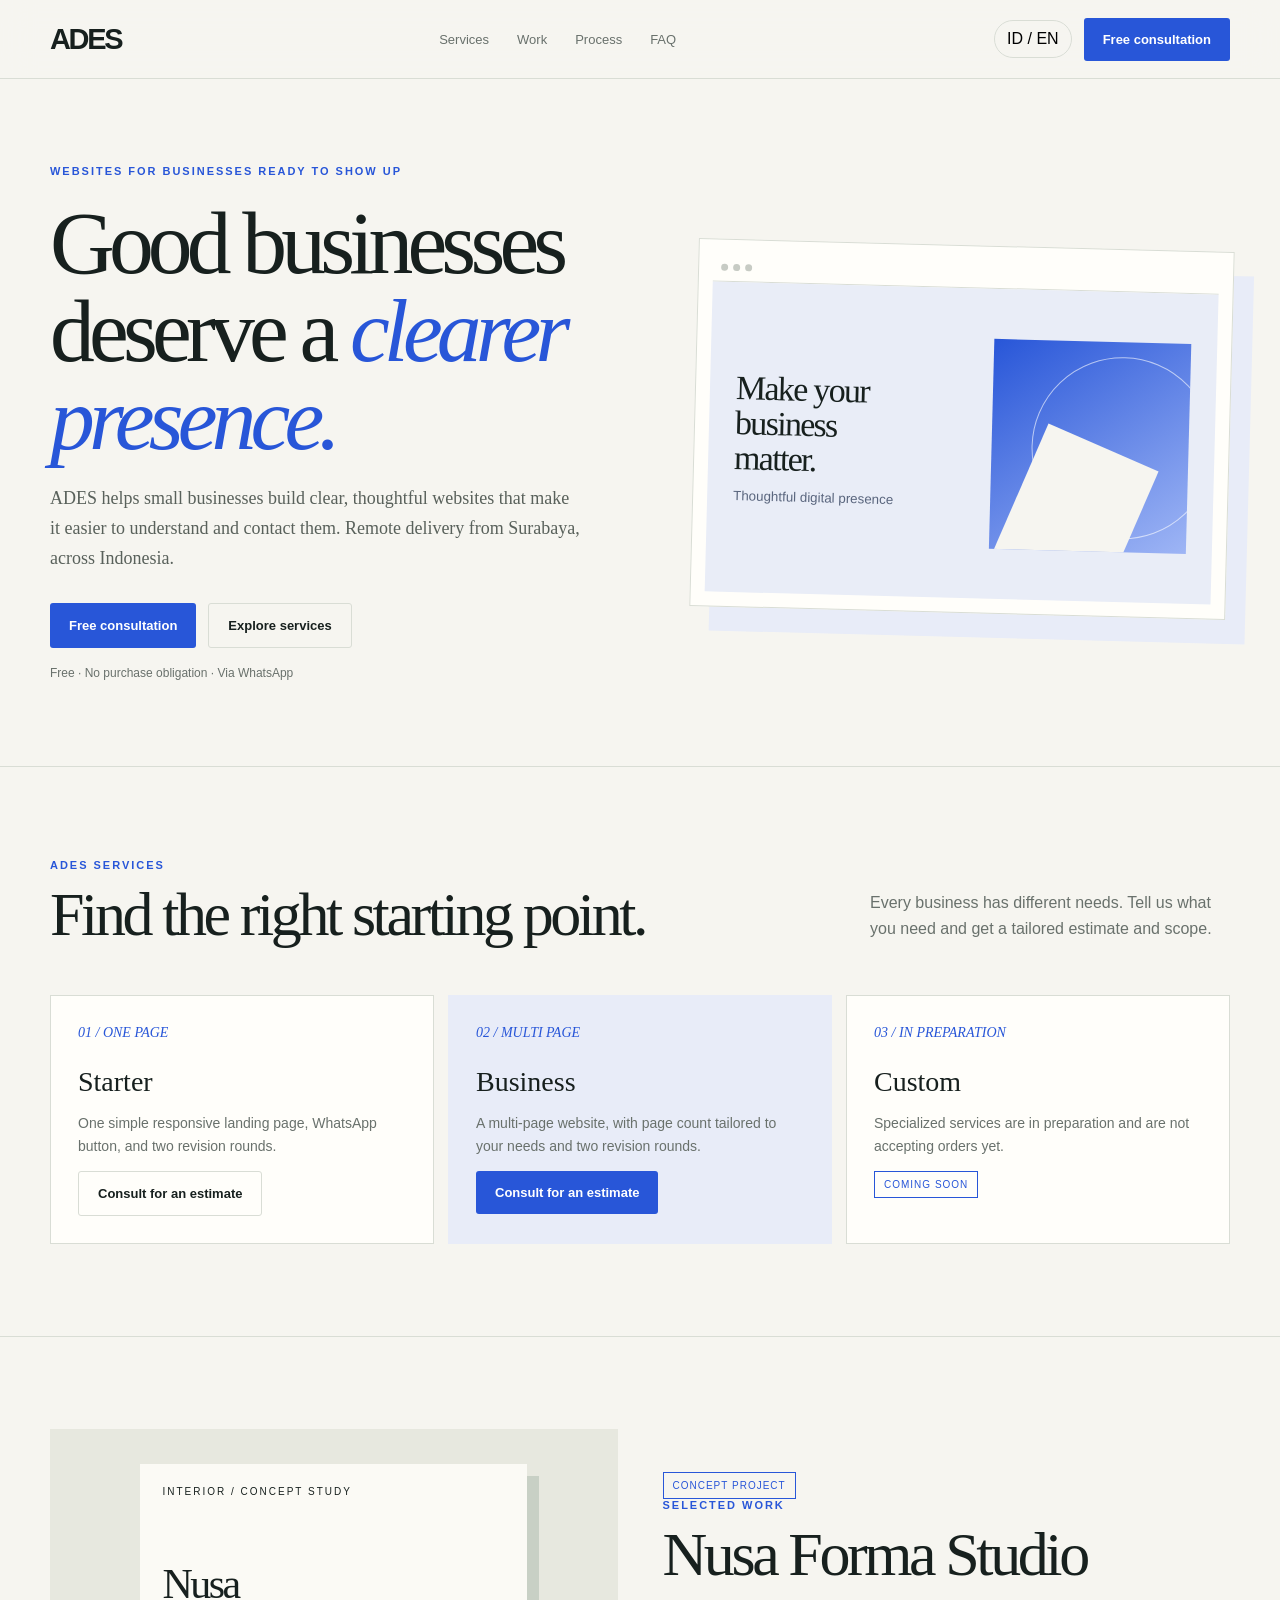
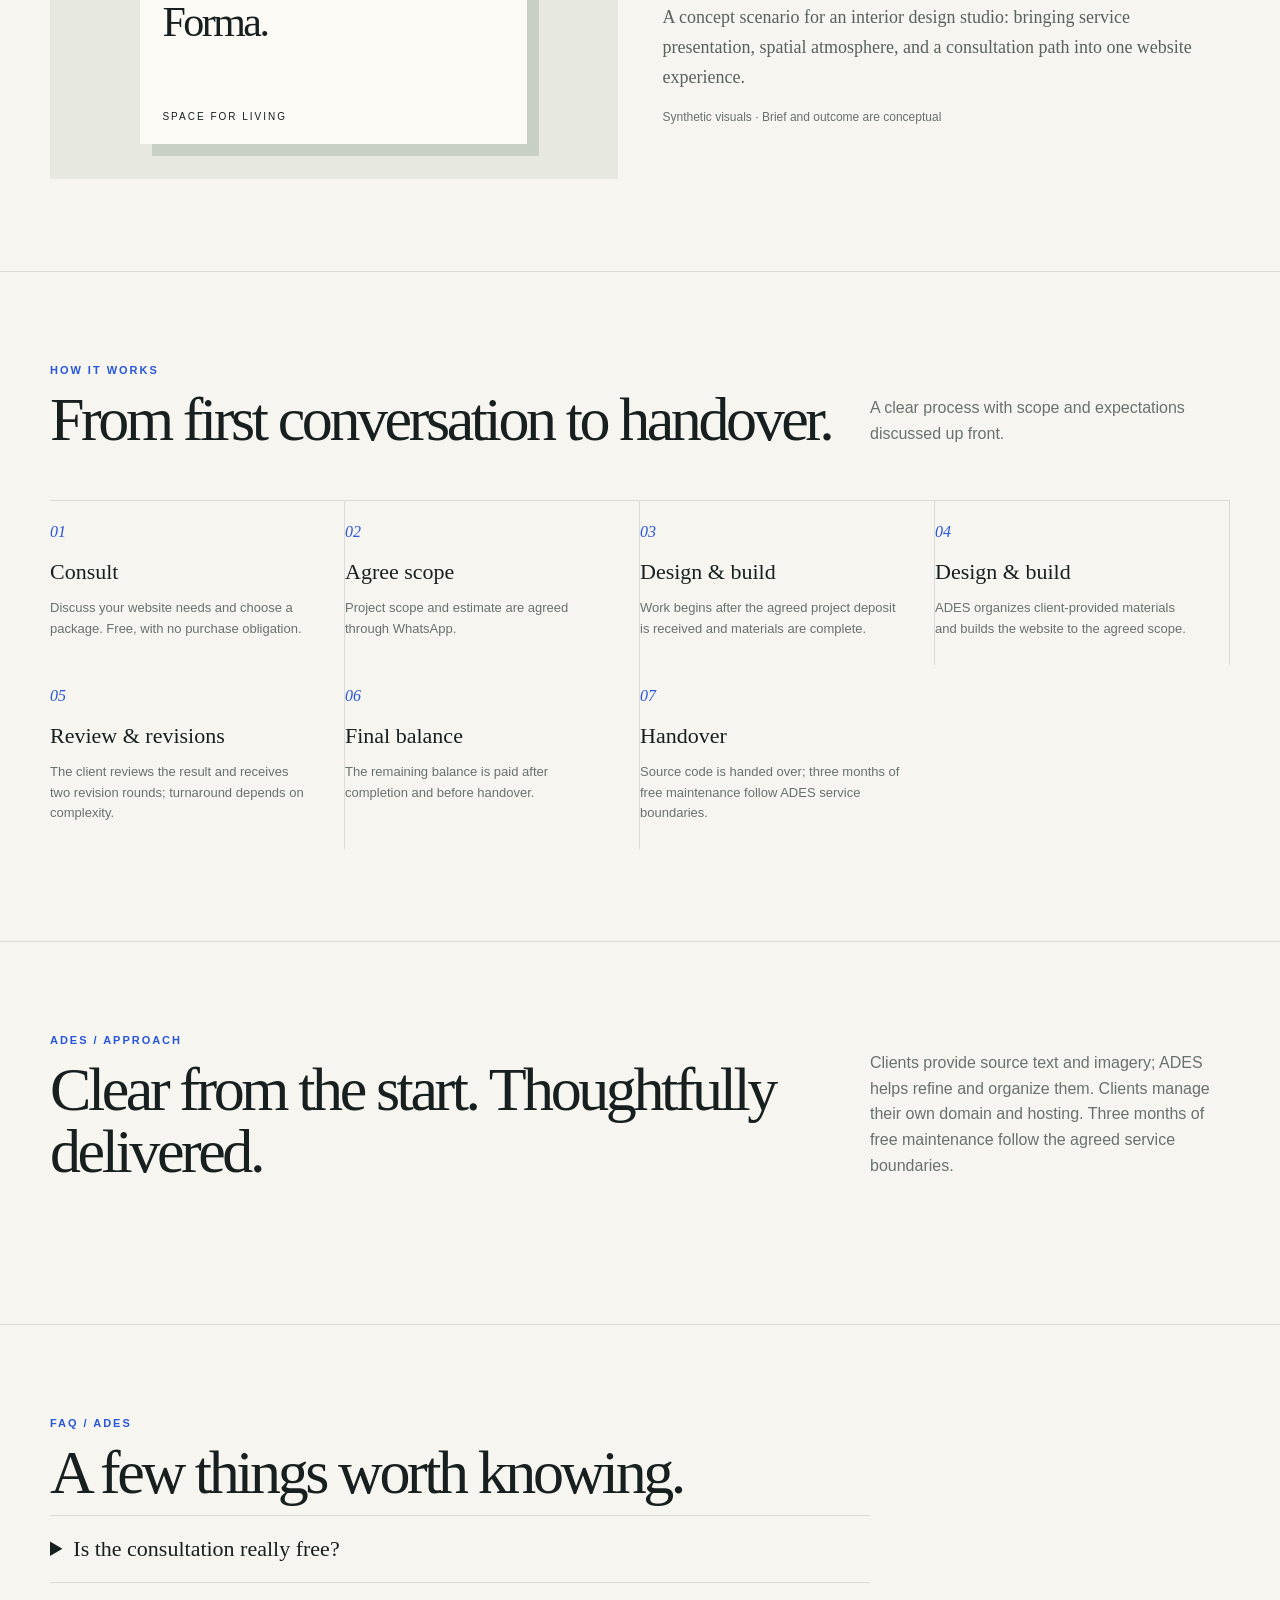
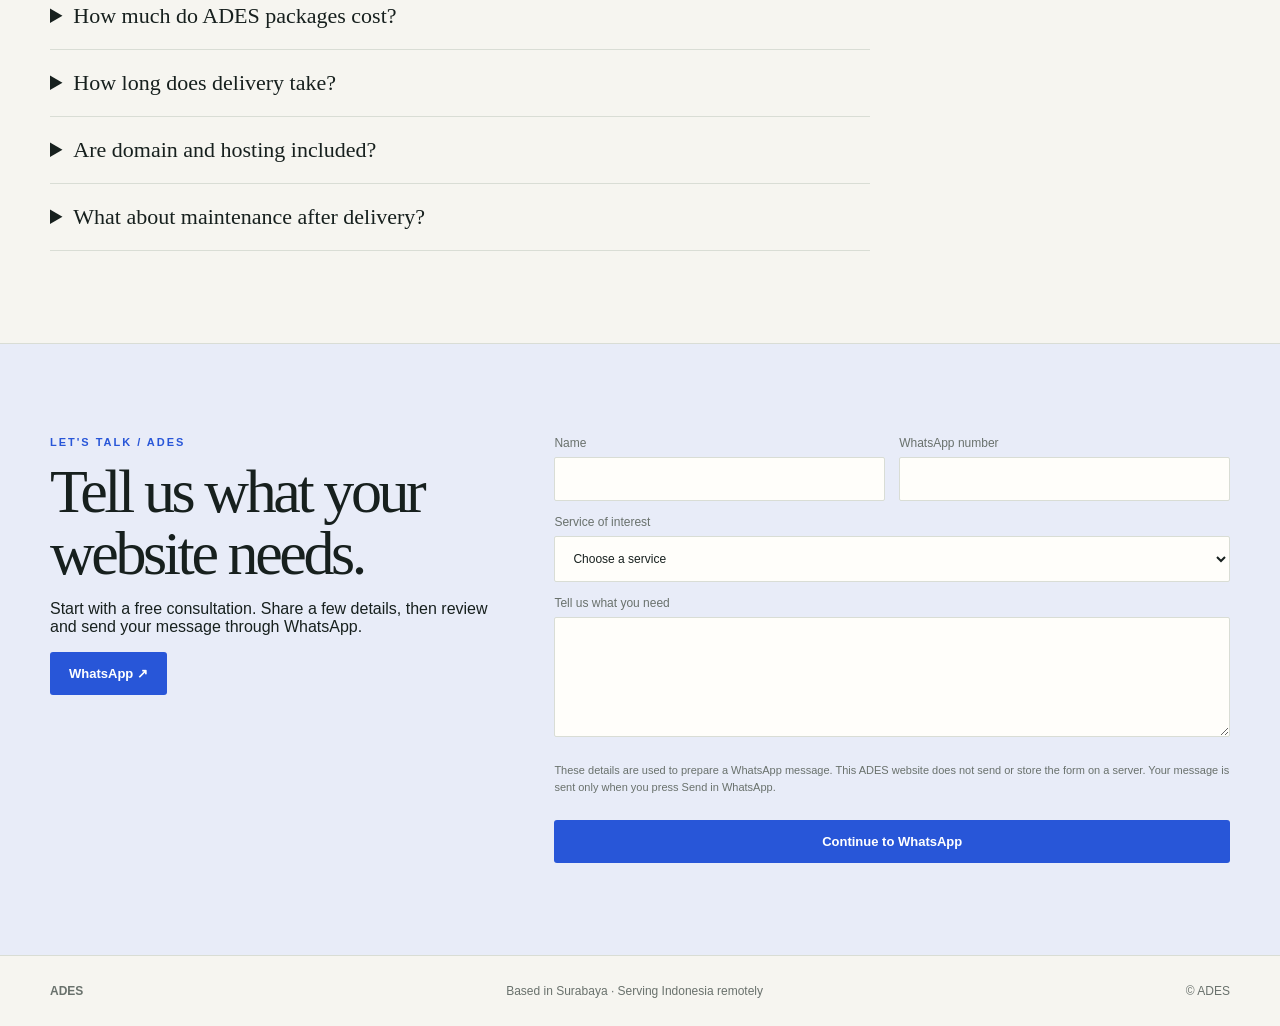
<file: concepts/r2/ades-synthesis.html>
<!doctype html>
<html lang="id">
<head>
<meta charset="utf-8"><meta name="viewport" content="width=device-width,initial-scale=1">
<meta name="description" content="ADES — website design and development for Indonesian small businesses. Free consultation via WhatsApp.">
<meta name="theme-color" content="#f6f5f0">
<title>ADES — R2 Synthesis Candidate</title>
<style>

:root{--bg:#f6f5f0;--paper:#fffefa;--ink:#17201e;--muted:#69716c;--line:#d9ddd5;--accent:#2856d8;--soft:#e8ecf8;--serif:Georgia,'Times New Roman',serif;--sans:Arial,Helvetica,sans-serif}
*{box-sizing:border-box}html{scroll-behavior:smooth}body{margin:0;background:var(--bg);color:var(--ink);font-family:var(--sans)}a{color:inherit;text-decoration:none}button,input,select,textarea{font:inherit}.wrap{width:min(1180px,calc(100% - 48px));margin:auto}.nav{position:sticky;top:0;z-index:10;background:#f6f5f0eF;backdrop-filter:blur(16px);border-bottom:1px solid var(--line)}.navin{height:78px;display:flex;align-items:center;justify-content:space-between}.brand{font-weight:800;letter-spacing:-.08em;font-size:29px}.links{display:flex;gap:28px;font-size:13px;color:var(--muted)}.navright{display:flex;align-items:center;gap:12px}.lang{border:1px solid var(--line);background:transparent;border-radius:99px;padding:9px 12px}.btn{display:inline-flex;align-items:center;justify-content:center;padding:14px 19px;background:var(--accent);color:white;border-radius:3px;font-weight:700;font-size:13px;border:0;cursor:pointer}.btn.alt{background:transparent;color:var(--ink);border:1px solid var(--line)}.hero{padding:86px 0 74px;border-bottom:1px solid var(--line)}.heroGrid{display:grid;grid-template-columns:1.05fr .95fr;gap:52px;align-items:center}.eyebrow{font-size:11px;text-transform:uppercase;letter-spacing:.18em;color:var(--accent);font-weight:700}.hero h1{font:clamp(52px,7vw,92px)/.98 var(--serif);letter-spacing:-.065em;margin:22px 0}.hero h1 em{color:var(--accent);font-weight:400}.lead{font:18px/1.65 var(--serif);color:#59615b;max-width:530px}.actions{display:flex;gap:12px;flex-wrap:wrap;margin-top:30px}.note{font-size:12px;color:var(--muted);margin-top:18px}.mock{background:var(--paper);border:1px solid var(--line);padding:14px;box-shadow:20px 24px 0 var(--soft);transform:rotate(1.5deg)}.browser{height:28px;border-bottom:1px solid var(--line);display:flex;gap:5px;align-items:center;padding:0 8px}.dot{width:7px;height:7px;border-radius:50%;background:#c7cbc4}.screen{padding:26px;background:#e9edf7;min-height:310px;display:grid;grid-template-columns:1fr .8fr;gap:12px;align-items:center}.screen strong{font:34px/1.02 var(--serif);letter-spacing:-.05em}.screen small{display:block;margin-top:12px;color:#59657d}.screenArt{height:210px;background:linear-gradient(145deg,#2856d8,#9eb5f5);position:relative;overflow:hidden}.screenArt:before{content:"";position:absolute;width:180px;height:180px;border:1px solid #ffffff99;border-radius:50%;right:-25px;top:15px}.screenArt:after{content:"";position:absolute;width:120px;height:160px;background:#f6f5f0;left:22px;bottom:-50px;transform:rotate(22deg)}.section{padding:92px 0;border-bottom:1px solid var(--line)}.sectionHead{display:flex;justify-content:space-between;align-items:end;gap:30px;margin-bottom:38px}.section h2{font:clamp(38px,5vw,62px)/1 var(--serif);letter-spacing:-.055em;margin:12px 0}.sectionHead p{max-width:360px;color:var(--muted);line-height:1.6}.cards{display:grid;grid-template-columns:repeat(3,1fr);gap:14px}.card{background:var(--paper);border:1px solid var(--line);padding:27px;min-height:225px}.card .num{font:italic 14px var(--serif);color:var(--accent)}.card h3{font:28px var(--serif);margin:25px 0 10px}.card p{color:var(--muted);line-height:1.6;font-size:14px}.card.feature{background:var(--soft);border-color:transparent}.tag{display:inline-block;font-size:10px;letter-spacing:.1em;text-transform:uppercase;border:1px solid var(--accent);color:var(--accent);padding:7px 9px}.case{display:grid;grid-template-columns:1fr 1fr;gap:45px;align-items:center}.caseVisual{min-height:350px;background:#e7e8df;padding:26px;display:flex;align-items:center;justify-content:center}.caseVisual .poster{width:75%;height:280px;background:#fbfaf5;box-shadow:12px 12px 0 #c8d0c5;padding:22px;display:flex;flex-direction:column;justify-content:space-between}.poster b{font:42px/.9 var(--serif);letter-spacing:-.06em}.poster span{font-size:10px;letter-spacing:.2em}.steps{display:grid;grid-template-columns:repeat(4,1fr);border-top:1px solid var(--line)}.step{padding:22px 18px 12px 0;border-right:1px solid var(--line)}.step:last-child{border:0}.step b{font:italic 16px var(--serif);color:var(--accent)}.step h3{font:22px var(--serif);margin:18px 0 8px}.step p{font-size:13px;line-height:1.6;color:var(--muted);padding-right:14px}.faq{max-width:820px}.faq details{border-top:1px solid var(--line);padding:20px 0}.faq details:last-child{border-bottom:1px solid var(--line)}.faq summary{cursor:pointer;font:22px var(--serif)}.faq p{color:var(--muted);line-height:1.65;max-width:690px}.contact{background:#e8ecf8}.contactGrid{display:grid;grid-template-columns:.8fr 1.2fr;gap:54px}.form{display:grid;grid-template-columns:1fr 1fr;gap:14px}.form label{font-size:12px;color:var(--muted);display:grid;gap:7px}.form input,.form select,.form textarea{width:100%;border:1px solid var(--line);background:var(--paper);padding:14px;border-radius:2px;color:var(--ink)}.form .full{grid-column:1/-1}.form textarea{min-height:120px;resize:vertical}.privacy{font-size:11px;color:var(--muted);line-height:1.5}.footer{padding:28px 0;color:var(--muted);font-size:12px;display:flex;justify-content:space-between;gap:20px}.mobile{display:none}

@media(max-width:760px){.wrap{width:min(100% - 32px,600px)}.links{display:none;position:absolute;top:68px;left:0;right:0;flex-direction:column;gap:0;padding:14px 20px;background:var(--bg);border-bottom:1px solid var(--line)}.links a{padding:11px 0}.mobile{display:block;border:1px solid var(--line);background:transparent;padding:9px 11px;color:inherit}.navin{height:68px}.navright .btn{display:none}.hero{padding:52px 0}.heroGrid,.heroBottom,.case,.contactGrid{grid-template-columns:1fr;gap:30px}.hero h1{font-size:clamp(48px,14vw,76px)}.heroArt,.mock{max-width:100%}.section{padding:64px 0}.sectionHead{display:block}.sectionHead p{margin-top:14px}.cards{grid-template-columns:1fr}.card.feature{transform:none}.steps{grid-template-columns:1fr 1fr}.step{border:0}.form{grid-template-columns:1fr}.form .full{grid-column:auto}.footer{flex-direction:column}.screen{min-height:240px}.screenArt{height:160px}}
@media(max-width:430px){.steps{grid-template-columns:1fr}.heroArt{height:310px}.screen{grid-template-columns:1fr}.screenArt{height:110px}}
@media(prefers-reduced-motion:reduce){html{scroll-behavior:auto}*,*::before,*::after{animation-duration:.01ms!important;transition-duration:.01ms!important}}
</style>
</head>
<body>
<header class="nav"><div class="wrap navin"><a class="brand" href="#">ADES</a><nav class="links" aria-label="Main navigation"><a href="#services" data-i="navServices">Layanan</a><a href="#work" data-i="navWork">Karya</a><a href="#process" data-i="navProcess">Proses</a><a href="#faq" data-i="navFaq">FAQ</a></nav><div class="navright"><button class="lang" id="lang" aria-label="Change language">ID / EN</button><a class="btn" href="https://wa.me/6281246027946" data-i="navCta">Konsultasi gratis</a><button class="mobile" id="menu" aria-expanded="false" aria-label="Open navigation">☰</button></div></div></header>

<main>
<section class="hero"><div class="wrap heroGrid"><div><div class="eyebrow" data-i="heroKicker">Website untuk bisnis yang ingin terlihat siap</div><h1 data-i="heroTitle">Bisnis baik, <em>layak tampil</em> meyakinkan.</h1><p class="lead" data-i="heroText"></p><div class="actions"><a class="btn" href="https://wa.me/6281246027946" data-i="heroButton"></a><a class="btn alt" href="#services" data-i="heroSecondary"></a></div><p class="note" data-i="heroNote"></p></div><div class="mock"><div class="browser"><i class="dot"></i><i class="dot"></i><i class="dot"></i></div><div class="screen"><div><strong>Make your<br>business<br>matter.</strong><small>Thoughtful digital presence</small></div><div class="screenArt"></div></div></div></div></section>
<section class="section" id="services"><div class="wrap"><div class="sectionHead"><div><div class="eyebrow" data-i="servicesKicker"></div><h2 data-i="servicesTitle"></h2></div><p data-i="servicesIntro"></p></div><div class="cards"><article class="card"><span class="num">01 / ONE PAGE</span><h3 data-i="starter"></h3><p data-i="starterText"></p><a class="btn alt" href="#contact" data-i="estimate"></a></article><article class="card feature"><span class="num">02 / MULTI PAGE</span><h3 data-i="business"></h3><p data-i="businessText"></p><a class="btn" href="#contact" data-i="estimate"></a></article><article class="card"><span class="num">03 / IN PREPARATION</span><h3 data-i="custom"></h3><p data-i="customText"></p><span class="tag">Coming Soon</span></article></div></div></section>
<section class="section" id="work"><div class="wrap case"><div class="caseVisual"><div class="poster"><span>INTERIOR / CONCEPT STUDY</span><b>Nusa<br>Forma.</b><span>SPACE FOR LIVING</span></div></div><div><span class="tag" data-i="concept"></span><div class="eyebrow" data-i="workKicker"></div><h2 data-i="caseTitle"></h2><p class="lead" data-i="caseText"></p><p class="note" data-i="caseNote"></p></div></div></section>
<section class="section" id="process"><div class="wrap"><div class="sectionHead"><div><div class="eyebrow" data-i="processKicker"></div><h2 data-i="processTitle"></h2></div><p data-i="processIntro"></p></div><div class="steps"><article class="step"><b>01</b><h3 data-i="step1"></h3><p data-i="step1Text"></p></article><article class="step"><b>02</b><h3 data-i="step2"></h3><p data-i="step2Text"></p></article><article class="step"><b>03</b><h3 data-i="step3"></h3><p data-i="step3Text"></p></article><article class="step"><b>04</b><h3 data-i="step4"></h3><p data-i="step4Text"></p></article><article class="step"><b>05</b><h3 data-i="step5"></h3><p data-i="step5Text"></p></article><article class="step"><b>06</b><h3 data-i="step6"></h3><p data-i="step6Text"></p></article><article class="step"><b>07</b><h3 data-i="step7"></h3><p data-i="step7Text"></p></article></div></div></section>
<section class="section"><div class="wrap sectionHead"><div><div class="eyebrow">ADES / APPROACH</div><h2 data-i="whyTitle"></h2></div><p data-i="whyText"></p></div></section>
<section class="section" id="faq"><div class="wrap"><div class="eyebrow">FAQ / ADES</div><h2 data-i="faqTitle"></h2><div class="faq"><details><summary data-i="faq1"></summary><p data-i="faq1a"></p></details><details><summary data-i="faq2"></summary><p data-i="faq2a"></p></details><details><summary data-i="faq3"></summary><p data-i="faq3a"></p></details><details><summary data-i="faq4"></summary><p data-i="faq4a"></p></details><details><summary data-i="faq5"></summary><p data-i="faq5a"></p></details></div></div></section>
<section class="section contact" id="contact"><div class="wrap contactGrid"><div><div class="eyebrow">LET'S TALK / ADES</div><h2 data-i="contactTitle"></h2><p data-i="contactText"></p><a class="btn" href="https://wa.me/6281246027946">WhatsApp ↗</a></div><form class="form" id="inquiry"><label><span data-i="name"></span><input name="name" required autocomplete="name"></label><label><span data-i="phone"></span><input name="phone" type="tel" required autocomplete="tel"></label><label class="full"><span data-i="service"></span><select name="service" required><option value="" data-i="select"></option><option>Starter</option><option>Business</option><option>Custom</option></select></label><label class="full"><span data-i="message"></span><textarea name="message" required></textarea></label><p class="privacy full" data-i="privacy"></p><button class="btn full" type="submit" data-i="send"></button></form></div></section>
</main><footer class="wrap footer"><b>ADES</b><span data-i="footer"></span><span>© ADES</span></footer>
<script>
const copy={
id:{navServices:"Layanan",navWork:"Karya",navProcess:"Proses",navFaq:"FAQ",navCta:"Konsultasi gratis",heroKicker:"Website untuk bisnis yang ingin terlihat siap",heroTitle:"Bisnis baik, <em>layak tampil</em> meyakinkan.",heroText:"ADES membantu UMKM membangun website yang jelas, rapi, dan mudah dihubungi. Dikerjakan secara remote dari Surabaya untuk seluruh Indonesia.",heroButton:"Konsultasi gratis",heroSecondary:"Lihat layanan",heroNote:"Gratis · Tanpa kewajiban membeli · Via WhatsApp",servicesKicker:"Layanan ADES",servicesTitle:"Pilih titik awal yang tepat.",servicesIntro:"Kebutuhan setiap bisnis berbeda. Ceritakan kebutuhanmu untuk mendapat estimasi dan ruang lingkup yang sesuai.",starter:"Starter",starterText:"Satu landing page sederhana, responsif, tombol WhatsApp, dan dua putaran revisi.",business:"Business",businessText:"Website multi-halaman dengan jumlah halaman disesuaikan kebutuhan dan dua putaran revisi.",custom:"Custom",customText:"Layanan khusus sedang disiapkan dan belum menerima pesanan.",estimate:"Konsultasi untuk estimasi",workKicker:"Pilihan karya",workTitle:"Eksplorasi, bukan klaim.",workIntro:"Contoh konsep untuk menunjukkan pendekatan visual. Bukan proyek klien atau hasil bisnis nyata.",concept:"Concept Project / Proyek Konsep",caseTitle:"Nusa Forma Studio",caseText:"Skenario konsep untuk studio desain interior: menyusun presentasi layanan, suasana ruang, dan jalur konsultasi menjadi satu pengalaman website.",caseNote:"Visual sintetis · Brief dan hasil bersifat konseptual",processKicker:"Cara kerja",processTitle:"Dari obrolan awal sampai serah terima.",processIntro:"Alur ringkas dengan ruang lingkup dan ekspektasi yang dibahas sejak awal.",step1:"Konsultasi",step1Text:"Diskusikan kebutuhan website dan pilih paket. Gratis, tanpa kewajiban membeli.",step2:"Sepakati scope",step2Text:"Ruang lingkup dan estimasi disepakati lewat WhatsApp.",step3:"Desain & bangun",step3Text:"Pengerjaan dimulai setelah DP proyek diterima dan materi lengkap.",step4:"Desain & bangun",step4Text:"ADES mengolah materi yang diberikan dan membangun website sesuai scope.",step5:"Review & revisi",step5Text:"Klien meninjau hasil dan mendapat dua putaran revisi; waktu revisi mengikuti kompleksitas.",step6:"Pelunasan",step6Text:"Sisa pembayaran diselesaikan setelah website selesai dan sebelum serah terima.",step7:"Serah terima",step7Text:"Source code diserahkan; tiga bulan maintenance gratis mengikuti batas layanan ADES.",whyTitle:"Jelas sejak awal. Dikerjakan dengan terarah.",whyText:"Materi disediakan klien dan dibantu dirapikan oleh ADES. Domain dan hosting diurus sendiri oleh klien. Tiga bulan maintenance gratis mengikuti batas layanan yang disepakati.",faqTitle:"Yang sering ingin diketahui.",faq1:"Apakah konsultasi benar-benar gratis?",faq1a:"Ya. Konsultasi awal gratis untuk semua calon klien dan tidak mewajibkan pembelian.",faq2:"Berapa harga paket ADES?",faq2a:"Harga merupakan estimasi. Konsultasikan kebutuhan website untuk memperoleh penawaran yang sesuai.",faq3:"Berapa lama pengerjaannya?",faq3a:"Estimasi Starter dan Business satu hari kerja setelah DP yang disepakati diterima dan seluruh materi yang dibutuhkan lengkap.",faq4:"Apakah domain dan hosting termasuk?",faq4a:"Tidak. Klien membeli, membayar, dan mengatur domain serta hosting sendiri. ADES tidak menyediakan bantuan setup.",faq5:"Bagaimana maintenance setelah website selesai?",faq5a:"Tiga bulan pertama gratis untuk perbaikan bug dari pekerjaan ADES dan perubahan minor teks/gambar secara wajar. Perubahan besar dievaluasi terpisah.",contactTitle:"Ceritakan kebutuhan website-mu.",contactText:"Mulai dari konsultasi gratis. Isi detail singkat, lalu periksa dan kirim pesan melalui WhatsApp.",name:"Nama",phone:"Nomor WhatsApp",service:"Layanan yang diminati",message:"Ceritakan kebutuhanmu",select:"Pilih layanan",privacy:"Data ini digunakan untuk menyiapkan pesan WhatsApp. Website ADES tidak mengirim atau menyimpan formulir di server. Pesan baru terkirim jika kamu menekan Send di WhatsApp.",send:"Lanjut ke WhatsApp",footer:"Berbasis di Surabaya · Melayani seluruh Indonesia secara remote",privacyError:"Lengkapi semua kolom wajib sebelum melanjutkan.",menuOpen:"Tutup navigasi",menuClosed:"Buka navigasi"},
en:{navServices:"Services",navWork:"Work",navProcess:"Process",navFaq:"FAQ",navCta:"Free consultation",heroKicker:"Websites for businesses ready to show up",heroTitle:"Good businesses deserve a <em>clearer presence.</em>",heroText:"ADES helps small businesses build clear, thoughtful websites that make it easier to understand and contact them. Remote delivery from Surabaya, across Indonesia.",heroButton:"Free consultation",heroSecondary:"Explore services",heroNote:"Free · No purchase obligation · Via WhatsApp",servicesKicker:"ADES services",servicesTitle:"Find the right starting point.",servicesIntro:"Every business has different needs. Tell us what you need and get a tailored estimate and scope.",starter:"Starter",starterText:"One simple responsive landing page, WhatsApp button, and two revision rounds.",business:"Business",businessText:"A multi-page website, with page count tailored to your needs and two revision rounds.",custom:"Custom",customText:"Specialized services are in preparation and are not accepting orders yet.",estimate:"Consult for an estimate",workKicker:"Selected work",workTitle:"Exploration, not a claim.",workIntro:"A concept example showing a visual approach. Not a client project or real business result.",concept:"Concept Project",caseTitle:"Nusa Forma Studio",caseText:"A concept scenario for an interior design studio: bringing service presentation, spatial atmosphere, and a consultation path into one website experience.",caseNote:"Synthetic visuals · Brief and outcome are conceptual",processKicker:"How it works",processTitle:"From first conversation to handover.",processIntro:"A clear process with scope and expectations discussed up front.",step1:"Consult",step1Text:"Discuss your website needs and choose a package. Free, with no purchase obligation.",step2:"Agree scope",step2Text:"Project scope and estimate are agreed through WhatsApp.",step3:"Design & build",step3Text:"Work begins after the agreed project deposit is received and materials are complete.",step4:"Design & build",step4Text:"ADES organizes client-provided materials and builds the website to the agreed scope.",step5:"Review & revisions",step5Text:"The client reviews the result and receives two revision rounds; turnaround depends on complexity.",step6:"Final balance",step6Text:"The remaining balance is paid after completion and before handover.",step7:"Handover",step7Text:"Source code is handed over; three months of free maintenance follow ADES service boundaries.",whyTitle:"Clear from the start. Thoughtfully delivered.",whyText:"Clients provide source text and imagery; ADES helps refine and organize them. Clients manage their own domain and hosting. Three months of free maintenance follow the agreed service boundaries.",faqTitle:"A few things worth knowing.",faq1:"Is the consultation really free?",faq1a:"Yes. The initial consultation is free for every prospective client, with no obligation to purchase.",faq2:"How much do ADES packages cost?",faq2a:"Pricing is estimated. Discuss your website needs with ADES for a tailored quotation.",faq3:"How long does delivery take?",faq3a:"Starter and Business are estimated at one working day after the agreed deposit is received and all required materials are complete.",faq4:"Are domain and hosting included?",faq4a:"No. Clients purchase, pay for, and configure their own domain and hosting. ADES does not provide setup assistance.",faq5:"What about maintenance after delivery?",faq5a:"The first three months are free for bugs originating from ADES work and reasonable minor text/image changes. Larger changes are assessed separately.",contactTitle:"Tell us what your website needs.",contactText:"Start with a free consultation. Share a few details, then review and send your message through WhatsApp.",name:"Name",phone:"WhatsApp number",service:"Service of interest",message:"Tell us what you need",select:"Choose a service",privacy:"These details are used to prepare a WhatsApp message. This ADES website does not send or store the form on a server. Your message is sent only when you press Send in WhatsApp.",send:"Continue to WhatsApp",footer:"Based in Surabaya · Serving Indonesia remotely",privacyError:"Please complete all required fields before continuing.",menuOpen:"Close navigation",menuClosed:"Open navigation"}
};
let lang="id";
try{const saved=localStorage.getItem("ades-lang");lang=saved||(navigator.language&&navigator.language.toLowerCase().startsWith("en")?"en":"id")}catch(e){}
function setLang(next){lang=next;document.documentElement.lang=lang;document.querySelectorAll("[data-i]").forEach(el=>{const key=el.dataset.i;if(copy[lang][key])el.innerHTML=copy[lang][key]});document.querySelectorAll("[data-ph]").forEach(el=>{const key=el.dataset.ph;el.placeholder=copy[lang][key]||""});const menu=document.getElementById("menu");if(menu)menu.setAttribute("aria-label",copy[lang][menu.getAttribute("aria-expanded")==="true"?"menuOpen":"menuClosed"]);try{localStorage.setItem("ades-lang",lang)}catch(e){}}
setLang(lang);document.getElementById("lang").addEventListener("click",()=>setLang(lang==="id"?"en":"id"));
const menu=document.getElementById("menu");if(menu){menu.addEventListener("click",()=>{const open=menu.getAttribute("aria-expanded")!=="true";menu.setAttribute("aria-expanded",String(open));menu.textContent=open?"×":"☰";document.querySelector(".links").style.display=open?"flex":"none";menu.setAttribute("aria-label",copy[lang][open?"menuOpen":"menuClosed"])});document.querySelectorAll(".links a").forEach(a=>a.addEventListener("click",()=>{menu.setAttribute("aria-expanded","false");menu.textContent="☰";document.querySelector(".links").style.display="none"}))}
document.getElementById("inquiry").addEventListener("submit",e=>{e.preventDefault();const f=e.currentTarget;if(!f.reportValidity()){return}const d=new FormData(f);const msg=(lang==="id"?"Halo ADES, saya ingin konsultasi website.":"Hello ADES, I would like a website consultation.")+"\n"+(lang==="id"?"Nama: ":"Name: ")+d.get("name")+"\nWhatsApp: "+d.get("phone")+"\n"+(lang==="id"?"Layanan: ":"Service: ")+d.get("service")+"\n"+(lang==="id"?"Kebutuhan: ":"Needs: ")+d.get("message");window.location.href="https://wa.me/6281246027946?text="+encodeURIComponent(msg)});
</script>
</body></html>
</file>
<file: styles.css>
@charset "UTF-8";
:root{--paper:#eeeae1;--paper-2:#e5e0d5;--ink:#171a18;--muted:#74746c;--line:rgba(23,26,24,.22);--line-strong:rgba(23,26,24,.48);--signal:#e64d32;--blue:#344d79;--white:#f8f6f0;--serif:Georgia,"Times New Roman",serif;--sans:Arial,Helvetica,sans-serif;--mono:"SFMono-Regular",Consolas,"Liberation Mono",monospace;--gutter:clamp(22px,5.3vw,84px);--max:1600px;--header-h:76px}
*{box-sizing:border-box}html{scroll-behavior:smooth;scroll-padding-top:calc(var(--header-h) + 20px)}body{margin:0;background:var(--paper);color:var(--ink);font-family:var(--sans);font-size:16px;line-height:1.55;-webkit-font-smoothing:antialiased}body.menu-open{overflow:hidden}::selection{background:var(--signal);color:var(--white)}a{color:inherit;text-decoration:none}button,input,select,textarea{font:inherit}button{color:inherit}.sr-only{position:absolute;width:1px;height:1px;padding:0;margin:-1px;overflow:hidden;clip:rect(0,0,0,0);white-space:nowrap;border:0}.skip-link{position:fixed;z-index:1000;top:10px;left:10px;padding:12px 16px;background:var(--ink);color:var(--white);transform:translateY(-150%)}.skip-link:focus{transform:translateY(0)}.mono{font-family:var(--mono);font-size:10px;letter-spacing:.075em;line-height:1.4}.reading-progress{position:fixed;z-index:200;top:0;left:0;width:100%;height:2px;pointer-events:none}.reading-progress span{display:block;width:0;height:100%;background:var(--signal);transform-origin:left}.section-shell{width:min(100%,var(--max));margin-inline:auto;padding-inline:var(--gutter)}.site-header{height:var(--header-h);position:sticky;z-index:100;top:0;background:rgba(238,234,225,.94);backdrop-filter:blur(14px);border-bottom:1px solid var(--line)}.header-inner{height:100%;padding-inline:var(--gutter);display:grid;grid-template-columns:auto minmax(150px,1fr) auto auto;align-items:center;gap:clamp(18px,3vw,48px);max-width:var(--max);margin:auto}.wordmark{display:flex;align-items:center;gap:9px;font-weight:800;letter-spacing:-.08em}.wordmark-mark{font-size:25px;line-height:1}.wordmark-mark span{color:var(--signal)}.wordmark-name{font-size:16px;letter-spacing:.13em}.header-meta{display:flex;align-items:center;gap:12px;color:var(--muted)}.meta-dot{width:5px;height:5px;border-radius:50%;background:var(--signal)}.main-nav{display:flex;gap:clamp(16px,2.2vw,34px);align-items:center}.main-nav a{font-size:12px;color:#454741;transition:color .2s}.main-nav a:hover,.main-nav a:focus-visible{color:var(--signal)}.header-actions{display:flex;align-items:center;gap:18px}.language-toggle{display:flex;gap:5px;align-items:center;border:0;background:none;padding:8px 0;font-family:var(--mono);font-size:10px;cursor:pointer}.language-toggle span{color:var(--muted)}.language-toggle .active{color:var(--ink);font-weight:800}.lang-slash{opacity:.5}.header-cta{display:flex;gap:14px;align-items:center;padding:10px 14px;background:var(--ink);color:var(--white);font-size:11px;transition:background .2s}.header-cta:hover{background:var(--signal)}.menu-toggle{display:none;background:none;border:0;padding:8px}.menu-toggle>span:not(.sr-only){display:block;width:22px;height:1px;background:var(--ink);margin:5px}
.hero{padding-top:28px;padding-bottom:28px;min-height:calc(100svh - var(--header-h));display:flex;flex-direction:column}.hero-topline,.hero-foot{display:flex;justify-content:space-between;gap:20px;color:var(--muted);padding-block:8px;border-bottom:1px solid var(--line)}.hero-topline span:last-child{text-align:right}.hero-grid{display:grid;grid-template-columns:minmax(0,1.05fr) minmax(400px,.95fr);gap:clamp(28px,5vw,80px);align-items:center;flex:1;padding-block:clamp(38px,6vw,90px)}.hero-copy{padding-block:16px}.eyebrow{display:flex;align-items:center;gap:11px;font-family:var(--mono);font-size:10px;letter-spacing:.1em;margin:0 0 26px}.eyebrow-mark{width:8px;height:8px;background:var(--signal);display:inline-block;transform:rotate(45deg)}h1,h2,h3,p{margin-top:0}.hero h1{font-size:clamp(66px,9.5vw,148px);line-height:.83;letter-spacing:-.095em;font-weight:600;margin:0 0 40px;max-width:850px}.hero h1 em,.work-heading h2 em,.services-heading h2 em,.method-heading h2 em,.principles-layout h2 em,.faq-layout h2 em,.contact-copy h2 em{font-family:var(--serif);font-weight:400;letter-spacing:-.09em}.hero h1 em{color:var(--signal)}.hero-bottom{display:grid;grid-template-columns:minmax(160px,290px) 1fr;gap:28px;align-items:end}.hero-description{font-size:14px;line-height:1.65;color:#50514c;max-width:310px;margin:0}.hero-actions{display:flex;flex-wrap:wrap;gap:20px;align-items:center}.button{min-height:48px;padding:0 18px;display:inline-flex;align-items:center;justify-content:space-between;gap:32px;border:1px solid var(--ink);font-size:12px;cursor:pointer;transition:background .2s,color .2s,border-color .2s}.button-dark{background:var(--ink);color:var(--white)}.button-dark:hover{background:var(--signal);border-color:var(--signal)}.text-link,.underlined-link{display:inline-flex;align-items:center;gap:16px;font-size:11px;border-bottom:1px solid var(--line-strong);padding-bottom:7px}.text-link:hover,.underlined-link:hover{color:var(--signal);border-color:var(--signal)}.hero-art{position:relative;max-width:690px;width:100%;justify-self:end}.art-index,.art-caption{display:flex;justify-content:space-between;gap:12px;font-family:var(--mono);font-size:9px;letter-spacing:.08em;color:var(--muted)}.art-index{padding-bottom:9px}.art-frame{position:relative;overflow:hidden;background:#d7cbbb;border:1px solid var(--line);aspect-ratio:1.13}.art-frame img{width:100%;height:100%;object-fit:cover;display:block;transition:transform .9s cubic-bezier(.2,.7,.2,1)}.hero-art:hover .art-frame img{transform:scale(1.025)}.art-caption{padding-top:9px}.art-arrow{color:var(--signal);font-size:14px}.art-stamp{position:absolute;left:-35px;top:42%;width:88px;height:88px;border-radius:50%;background:var(--signal);color:var(--white);display:flex;flex-direction:column;align-items:center;justify-content:center;line-height:1.1;transform:rotate(-12deg);font-family:var(--mono);font-size:9px;letter-spacing:.08em}.art-stamp b{font-family:var(--serif);font-size:22px;font-weight:400}.hero-foot{border-top:1px solid var(--line);border-bottom:0;padding-top:18px}.hero-foot a{color:var(--ink)}.hero-foot a:hover{color:var(--signal)}
.section-kicker{display:grid;grid-template-columns:auto auto 1fr auto;gap:16px;align-items:center;border-top:1px solid var(--line-strong);padding-top:15px;color:var(--muted)}.section-no{color:var(--signal)}.kicker-rule{height:1px;background:var(--line)}.manifesto{padding-top:clamp(90px,12vw,180px);padding-bottom:clamp(70px,9vw,130px)}.manifesto-grid{display:grid;grid-template-columns:1.45fr .55fr;gap:clamp(40px,9vw,140px);padding-block:clamp(45px,7vw,100px)}.manifesto-grid h2{font-size:clamp(38px,5.6vw,82px);line-height:.98;letter-spacing:-.075em;font-weight:500;max-width:950px;margin:0}.manifesto-grid h2 em{font-family:var(--serif);font-weight:400;color:var(--signal)}.manifesto-aside{padding-top:10px;max-width:310px;align-self:end}.aside-mark{font-family:var(--serif);font-size:70px;color:var(--signal);line-height:.8}.manifesto-aside p{font-size:14px;line-height:1.7;color:#55564f;margin:16px 0 28px}.manifesto-bottom{display:flex;justify-content:space-between;border-bottom:1px solid var(--line);padding-bottom:13px;color:var(--muted)}
.work-section{padding-top:clamp(80px,10vw,150px);padding-bottom:clamp(90px,12vw,180px);background:var(--paper-2)}.work-heading,.services-heading,.method-heading{display:grid;grid-template-columns:1.2fr .8fr;gap:clamp(30px,8vw,120px);align-items:end;padding-block:clamp(40px,6vw,85px)}.work-heading h2,.services-heading h2,.method-heading h2,.principles-layout h2,.faq-layout h2{font-size:clamp(54px,8vw,116px);line-height:.84;letter-spacing:-.09em;font-weight:500;margin:0}.work-heading h2 em,.services-heading h2 em,.method-heading h2 em,.principles-layout h2 em,.faq-layout h2 em{color:var(--signal)}.work-heading>p,.services-heading>p,.method-heading>p{max-width:360px;font-size:14px;color:#5a5a53;line-height:1.7;margin:0 0 5px}.case-study{display:grid;grid-template-columns:1.2fr .8fr;border-top:1px solid var(--line-strong);border-bottom:1px solid var(--line-strong)}.case-visual{position:relative;min-height:560px;background:#d7cbbb;overflow:hidden}.case-visual img{display:block;width:100%;height:100%;position:absolute;inset:0;object-fit:cover}.case-visual-note{position:absolute;inset:auto 18px 16px;display:flex;justify-content:space-between;color:var(--ink);mix-blend-mode:multiply}.case-info{padding:clamp(28px,4vw,62px);display:flex;flex-direction:column;background:var(--paper)}.case-topline{display:flex;justify-content:space-between;color:var(--muted);font-size:9px}.case-info h3{font-size:clamp(58px,7vw,100px);line-height:.8;letter-spacing:-.09em;font-weight:500;margin:60px 0 25px}.case-info h3 em{font-family:var(--serif);font-weight:400;color:var(--signal)}.case-lead{font-size:16px;line-height:1.55;max-width:390px}.case-details{border-top:1px solid var(--line);margin-top:32px;padding-top:22px;display:grid;gap:22px}.case-details>div>span{font-size:9px;color:var(--muted)}.case-details p{font-size:12px;color:#55564f;line-height:1.65;margin:8px 0 0}.case-disclaimer{display:flex;gap:10px;font-size:10px;line-height:1.55;color:#696961;padding:12px;background:#e8e2d7;margin:28px 0}.case-disclaimer>span:first-child{color:var(--signal)}.case-info .underlined-link{margin-top:auto;align-self:flex-start}
.services-section{padding-top:clamp(90px,11vw,160px);padding-bottom:clamp(90px,11vw,160px)}.service-list{border-top:1px solid var(--line-strong)}.service-row{display:grid;grid-template-columns:55px minmax(180px,.85fr) minmax(260px,1.2fr) 160px;gap:clamp(16px,3vw,42px);padding:34px 0;border-bottom:1px solid var(--line);align-items:start}.service-number{color:var(--signal);padding-top:9px}.service-name h3{font-size:clamp(28px,3vw,42px);font-weight:500;letter-spacing:-.06em;margin:0 0 8px}.service-name h3 span{font-size:16px;color:var(--signal);vertical-align:top;margin-left:8px}.service-name p{color:var(--muted);font-size:9px;margin:0}.service-description>p{font-size:13px;line-height:1.65;max-width:440px;margin:0 0 14px;color:#51524d}.service-description ul{list-style:none;margin:0;padding:0;display:grid;grid-template-columns:1fr 1fr;gap:7px 16px}.service-description li{font-size:10px;color:#65665f;padding-left:13px;position:relative}.service-description li:before{content:"+";position:absolute;left:0;color:var(--signal)}.service-action{display:flex;justify-content:space-between;align-items:center;gap:10px}.service-action>span:first-child{font-size:9px;color:var(--muted)}.round-link{width:38px;height:38px;border:1px solid var(--line-strong);border-radius:50%;display:grid;place-items:center;font-size:16px;transition:background .2s,color .2s,border-color .2s}.round-link:hover{background:var(--signal);color:white;border-color:var(--signal)}.service-row-muted{opacity:.62}.coming-soon{border:1px solid var(--line);padding:9px 10px;white-space:nowrap}.services-footnote{color:var(--muted);margin:18px 0 0;font-size:9px}
.method-section{padding-top:clamp(90px,11vw,160px);padding-bottom:clamp(90px,11vw,160px);background:var(--ink);color:var(--white)}.method-section .section-kicker{border-color:rgba(248,246,240,.42);color:#aaa99f}.method-section .kicker-rule{background:rgba(248,246,240,.2)}.method-section .section-no{color:#ff765c}.method-heading>p{color:#b3b1a8}.method-heading h2 em{color:#ff765c}.method-timeline{border-top:1px solid rgba(248,246,240,.35)}.method-step{display:grid;grid-template-columns:70px minmax(0,1fr) 150px;gap:24px;padding:26px 0;border-bottom:1px solid rgba(248,246,240,.22);align-items:start}.step-no,.step-tag{font-family:var(--mono);font-size:10px;color:#ff765c}.method-step h3{font-size:clamp(20px,2.4vw,30px);font-weight:400;letter-spacing:-.04em;margin:0 0 7px}.method-step p{font-size:12px;color:#b3b1a8;max-width:580px;line-height:1.65;margin:0}.step-tag{color:#aaa99f;text-align:right}.delivery-note{display:flex;align-items:flex-start;gap:18px;margin-top:30px;padding:20px 22px;border:1px solid rgba(248,246,240,.28);max-width:760px}.delivery-icon{color:#ff765c;font-size:18px}.delivery-note p{font-size:11px;color:#bdbbb1;margin:0;line-height:1.65}.delivery-note strong{color:var(--white);font-weight:500}
.principles-section{padding-top:clamp(90px,11vw,160px);padding-bottom:clamp(90px,11vw,160px)}.principles-layout{display:grid;grid-template-columns:1fr 1fr;gap:clamp(35px,8vw,120px);padding-top:clamp(50px,7vw,100px)}.principles-list{border-top:1px solid var(--line)}.principles-list article{display:grid;grid-template-columns:50px 1fr;gap:15px;padding:22px 0;border-bottom:1px solid var(--line)}.principles-list article>span{color:var(--signal);font-size:10px;padding-top:5px}.principles-list h3{font-size:17px;font-weight:500;margin:0 0 6px}.principles-list p{font-size:12px;color:#66665f;line-height:1.6;margin:0;max-width:420px}
.faq-section{padding-top:clamp(90px,11vw,160px);padding-bottom:clamp(90px,11vw,160px);background:var(--paper-2)}.faq-layout{display:grid;grid-template-columns:.8fr 1.2fr;gap:clamp(35px,8vw,120px);padding-top:clamp(50px,7vw,100px)}.faq-list{border-top:1px solid var(--line-strong)}.faq-list details{border-bottom:1px solid var(--line);padding:0}.faq-list summary{position:relative;list-style:none;padding:22px 36px 22px 0;font-size:14px;cursor:pointer}.faq-list summary::-webkit-details-marker{display:none}.faq-list summary:after{content:"+";position:absolute;right:0;top:18px;font-size:20px;color:var(--signal);transition:transform .2s}.faq-list details[open] summary:after{transform:rotate(45deg)}.faq-list details p{max-width:650px;padding:0 30px 20px 0;font-size:12px;line-height:1.7;color:#62635d;margin:0}
.contact-section{padding-top:clamp(40px,6vw,80px);padding-bottom:25px;background:var(--signal);color:var(--white)}.contact-topline,.contact-bottom{display:flex;justify-content:space-between;gap:20px;border-bottom:1px solid rgba(255,255,255,.45);padding-bottom:13px;color:rgba(255,255,255,.78)}.contact-grid{display:grid;grid-template-columns:1fr .75fr;gap:clamp(35px,9vw,140px);padding-block:clamp(55px,8vw,115px);align-items:start}.contact-copy .eyebrow{color:rgba(255,255,255,.75)}.contact-copy .eyebrow-mark{background:var(--white)}.contact-copy h2{font-size:clamp(68px,10vw,140px);line-height:.8;letter-spacing:-.1em;font-weight:500;margin:0 0 30px}.contact-copy h2 em{color:#252724}.contact-copy>p:not(.eyebrow){font-size:14px;color:rgba(255,255,255,.84);max-width:350px;line-height:1.65}.contact-whatsapp{display:inline-flex;gap:35px;align-items:center;border-bottom:1px solid rgba(255,255,255,.7);padding:12px 0;margin-top:22px;font-size:12px}.inquiry-form{background:var(--paper);color:var(--ink);padding:clamp(22px,3vw,38px)}.form-heading{display:flex;justify-content:space-between;border-bottom:1px solid var(--line);padding-bottom:16px;margin-bottom:18px;font-size:9px;color:var(--muted)}.inquiry-form label{display:grid;gap:7px;font-size:11px;margin:17px 0}.inquiry-form input,.inquiry-form select,.inquiry-form textarea{width:100%;border:0;border-bottom:1px solid var(--line-strong);border-radius:0;background:transparent;padding:10px 0;color:var(--ink);font-size:13px;outline:none;resize:vertical}.inquiry-form input:focus,.inquiry-form select:focus,.inquiry-form textarea:focus{border-color:var(--signal);box-shadow:0 1px 0 var(--signal)}.inquiry-form input::placeholder,.inquiry-form textarea::placeholder{color:#9b9a91}.privacy-note{font-size:9px;color:#74746c;line-height:1.55;margin:18px 0}.form-submit{width:100%;border:0}.form-feedback{font-size:11px;min-height:18px;margin:8px 0 0;color:var(--signal)}.contact-bottom{border-top:1px solid rgba(255,255,255,.45);border-bottom:0;padding-top:15px;padding-bottom:5px}
.site-footer{background:var(--ink);color:var(--white);padding-top:35px;padding-bottom:22px}.footer-main{display:grid;grid-template-columns:auto 1fr auto;align-items:center;gap:30px;padding-bottom:45px}.footer-wordmark{font-size:46px;letter-spacing:-.1em;font-weight:800}.footer-wordmark span{color:var(--signal)}.footer-main p{margin:0;color:#aaa99f;font-size:12px}.back-top{color:#aaa99f}.back-top:hover{color:var(--white)}.footer-bottom{border-top:1px solid rgba(255,255,255,.2);padding-top:14px;display:flex;justify-content:space-between;gap:20px;color:#85857d}
.js .reveal{opacity:0;transform:translateY(18px);transition:opacity .65s ease,transform .65s cubic-bezier(.2,.7,.2,1)}.js .reveal.is-visible{opacity:1;transform:none}
:focus-visible{outline:2px solid var(--signal);outline-offset:4px}
@media(min-width:1500px){.hero h1{font-size:148px}.hero-grid{grid-template-columns:1.05fr .95fr}}
@media(max-width:1050px){.header-inner{grid-template-columns:auto 1fr auto;gap:20px}.header-meta{display:none}.hero-grid{grid-template-columns:1fr  .9fr;gap:28px}.hero h1{font-size:clamp(62px,9vw,100px)}.hero-bottom{grid-template-columns:1fr;gap:22px}.service-row{grid-template-columns:36px minmax(150px,.8fr) minmax(220px,1.2fr)}.service-action{grid-column:2 / -1;justify-content:flex-start}.service-action .round-link{margin-left:auto}.case-visual{min-height:470px}}
@media(max-width:760px){:root{--header-h:64px;--gutter:22px}.header-inner{grid-template-columns:auto 1fr auto;gap:12px}.wordmark-mark{font-size:23px}.wordmark-name{font-size:14px}.main-nav{display:none;position:fixed;top:var(--header-h);left:0;right:0;padding:22px var(--gutter) 30px;background:var(--paper);border-bottom:1px solid var(--line-strong);flex-direction:column;align-items:stretch;gap:0}.main-nav.is-open{display:flex}.main-nav a{font-size:25px;letter-spacing:-.04em;padding:13px 0;border-bottom:1px solid var(--line)}.header-actions{justify-self:end;gap:13px}.header-cta{padding:9px 10px;font-size:10px;gap:8px}.menu-toggle{display:block}.hero{min-height:auto;padding-top:18px}.hero-topline{font-size:8px;gap:8px}.hero-topline span:nth-child(2){display:none}.hero-grid{grid-template-columns:1fr;gap:44px;padding-block:45px}.hero h1{font-size:clamp(64px,15.5vw,112px);margin-bottom:28px}.hero-bottom{grid-template-columns:1fr;gap:23px}.hero-description{max-width:390px}.hero-actions{gap:18px}.hero-art{width:calc(100% - 16px);justify-self:end}.art-stamp{width:70px;height:70px;left:-24px;font-size:8px}.art-stamp b{font-size:18px}.hero-foot{font-size:8px;gap:10px}.hero-foot span:nth-child(2){display:none}.section-kicker{grid-template-columns:auto 1fr auto;gap:10px}.section-kicker .kicker-rule{display:none}.section-kicker span:last-child{font-size:8px}.manifesto{padding-top:90px;padding-bottom:70px}.manifesto-grid{grid-template-columns:1fr;gap:35px;padding-block:42px}.manifesto-grid h2{font-size:clamp(42px,10vw,68px)}.manifesto-aside{max-width:400px;justify-self:end}.work-section,.services-section,.method-section,.principles-section,.faq-section{padding-top:82px;padding-bottom:82px}.work-heading,.services-heading,.method-heading{grid-template-columns:1fr;gap:24px;padding-block:42px}.work-heading h2,.services-heading h2,.method-heading h2,.principles-layout h2,.faq-layout h2{font-size:clamp(58px,13vw,88px)}.work-heading>p,.services-heading>p,.method-heading>p{max-width:450px}.case-study{grid-template-columns:1fr}.case-visual{min-height:0;aspect-ratio:1.1}.case-info{padding:26px 22px 32px}.case-info h3{font-size:76px;margin:40px 0 20px}.case-details{margin-top:25px}.service-row{grid-template-columns:32px 1fr;gap:12px 15px;padding:27px 0}.service-name{grid-column:2}.service-description{grid-column:2}.service-description ul{grid-template-columns:1fr 1fr}.service-action{grid-column:2}.method-step{grid-template-columns:36px 1fr;gap:12px;padding:22px 0}.step-tag{grid-column:2;text-align:left}.delivery-note{padding:16px}.principles-layout{grid-template-columns:1fr;gap:42px;padding-top:44px}.faq-layout{grid-template-columns:1fr;gap:42px;padding-top:44px}.faq-list summary{font-size:13px}.contact-grid{grid-template-columns:1fr;gap:48px;padding-block:50px}.contact-copy h2{font-size:clamp(72px,17vw,120px)}.contact-bottom{flex-wrap:wrap;font-size:8px}.contact-bottom span:nth-child(2){display:none}.footer-main{grid-template-columns:auto 1fr;gap:12px 20px;padding-bottom:32px}.footer-main p{grid-column:1 / -1;grid-row:2}.back-top{grid-column:2;grid-row:1;justify-self:end}.footer-bottom{font-size:8px;flex-wrap:wrap}.footer-bottom span:last-child{display:none}}
@media(max-width:390px){:root{--gutter:17px}.header-cta{display:none}.hero h1{font-size:62px}.hero-topline span:last-child{max-width:130px;text-align:right}.service-description ul{grid-template-columns:1fr}.contact-copy h2{font-size:68px}}
@media(prefers-reduced-motion:reduce){*,*::before,*::after{scroll-behavior:auto!important;animation-duration:.01ms!important;animation-iteration-count:1!important;transition-duration:.01ms!important}.js .reveal{opacity:1;transform:none}}
</file>
